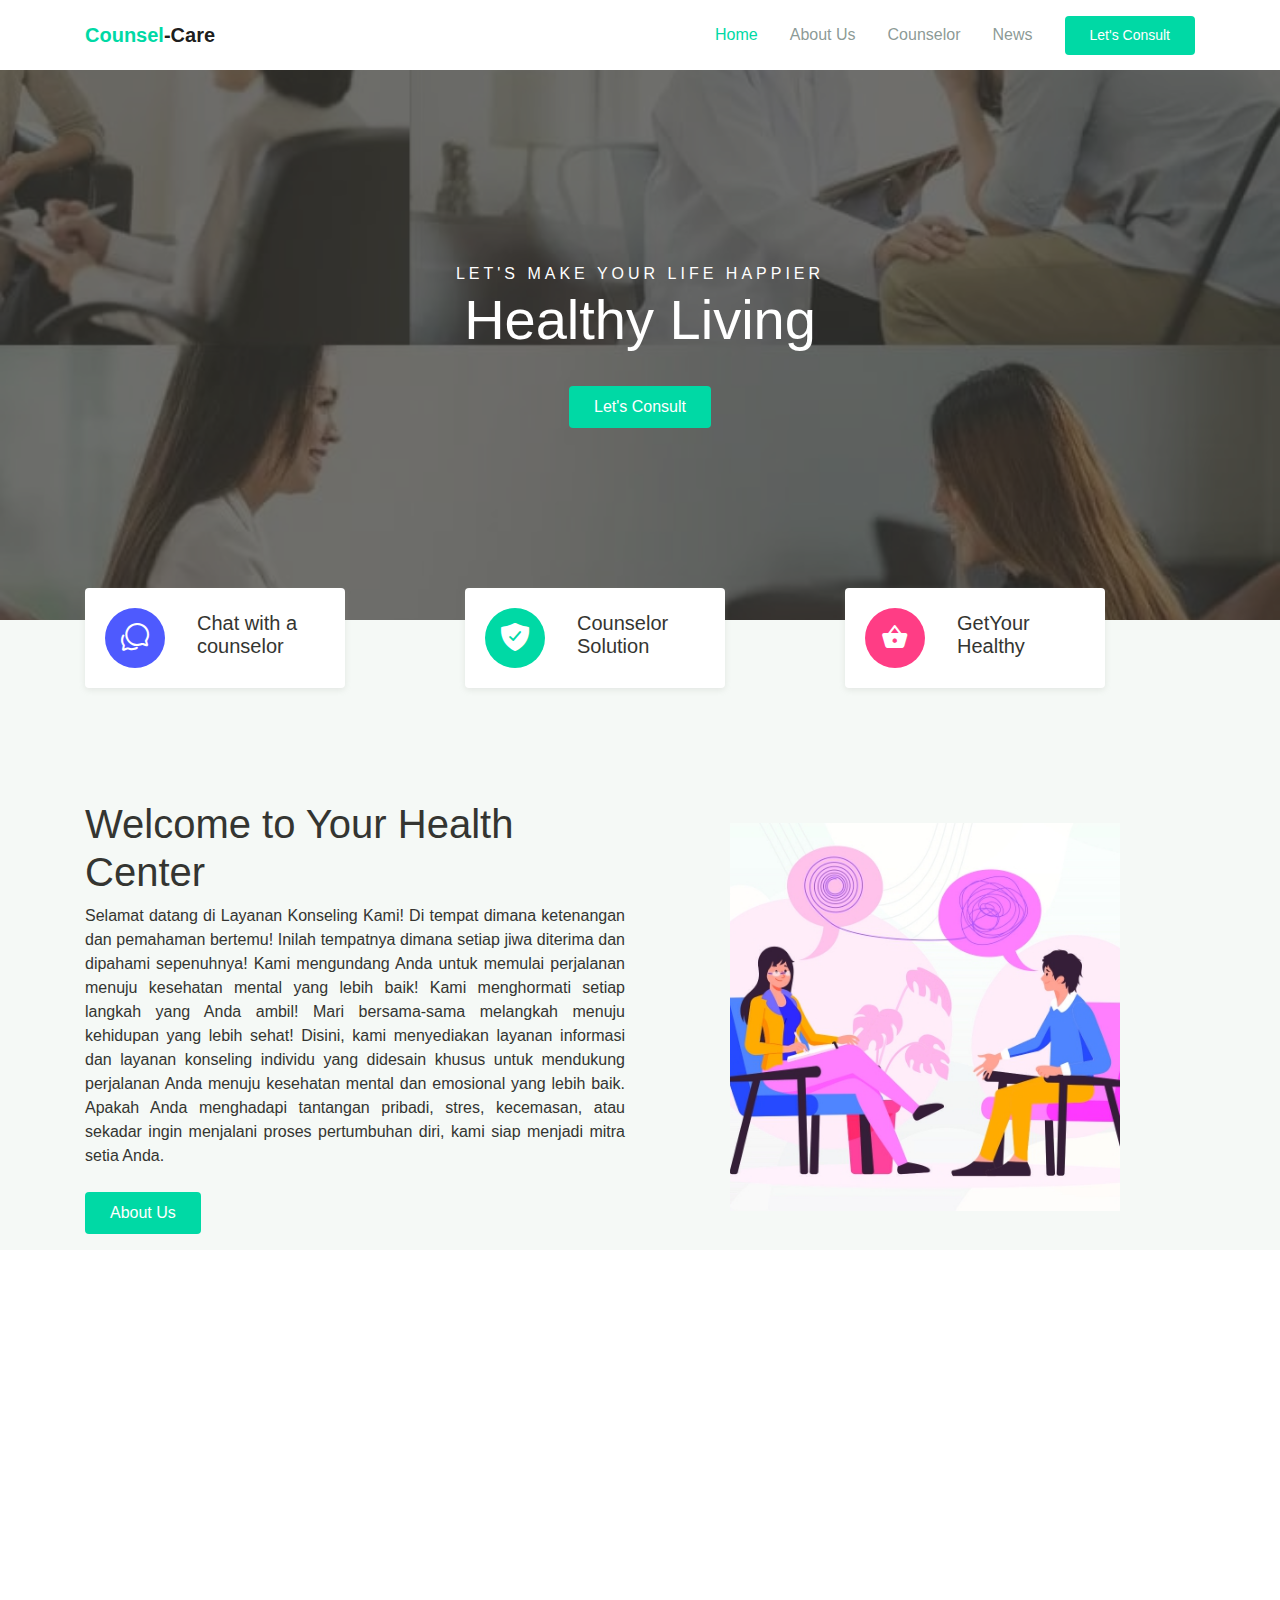
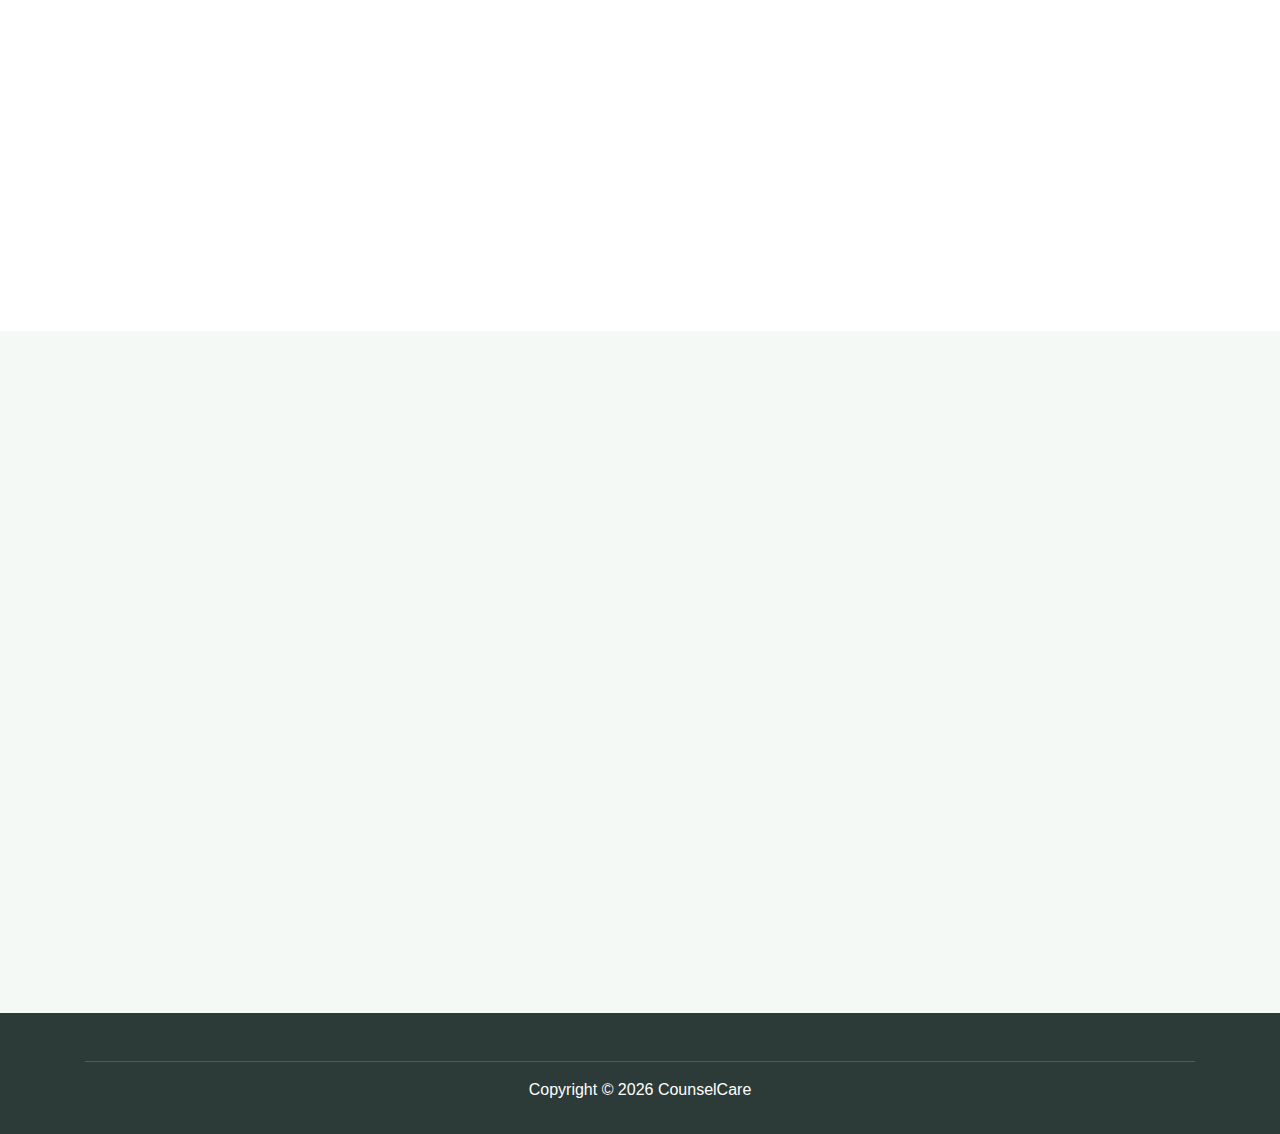
<file: index.html>
<!DOCTYPE html>
<html lang="en">
<head>
  <meta charset="UTF-8">
  <meta name="viewport" content="width=device-width, initial-scale=1.0">

  <meta http-equiv="X-UA-Compatible" content="ie=edge">

  <title>CounselCare</title>

  <link rel="stylesheet" href="assets/css/maicons.css">

  <link rel="stylesheet" href="assets/css/bootstrap.css">

  <link rel="stylesheet" href="assets/vendor/owl-carousel/css/owl.carousel.css">

  <link rel="stylesheet" href="assets/vendor/animate/animate.css">

  <link rel="stylesheet" href="assets/css/theme.css">

  <link rel="stylesheet" href="assets/css/style.css">
</head>
<body>

  <!-- Back to top button -->
  <div class="back-to-top"></div>

  <header>
    <nav class="navbar navbar-expand-lg navbar-light shadow-sm">
      <div class="container">
        <a class="navbar-brand" href="index.html"><span class="text-primary">Counsel</span>-Care</a>

        <button class="navbar-toggler" type="button" data-toggle="collapse" data-target="#navbarSupport" aria-controls="navbarSupport" aria-expanded="false" aria-label="Toggle navigation">
          <span class="navbar-toggler-icon"></span>
        </button>

        <div class="collapse navbar-collapse" id="navbarSupport">
          <ul class="navbar-nav ml-auto">
            <li class="nav-item active">
              <a class="nav-link" href="index.html">Home</a>
            </li>
            <li class="nav-item">
              <a class="nav-link" href="about.html">About Us</a>
            </li>
            <li class="nav-item">
              <a class="nav-link" href="doctors.html">Counselor</a>
            </li>
            <li class="nav-item">
              <a class="nav-link" href="blog.html">News</a>
            </li>
            <!-- <li class="nav-item">
              <a class="nav-link" href="contact.html">Contact</a>
            </li> -->
            <li class="nav-item">
              <a class="btn btn-primary ml-lg-3" href="doctors.html">Let's Consult</a>
            </li>
          </ul>
        </div> <!-- .navbar-collapse -->
      </div> <!-- .container -->
    </nav>
  </header>

  <div class="page-hero bg-image overlay-dark" style="background-image: url(assets/img/bg_image_1.jpg);">
    <div class="hero-section">
      <div class="container text-center wow zoomIn">
        <span class="subhead">Let's make your life happier</span>
        <h1 class="display-4">Healthy Living</h1>
        <a href="#" class="btn btn-primary">Let's Consult</a>
      </div>
    </div>
  </div>


  <div class="bg-light">
    <div class="page-section py-3 mt-md-n5 custom-index">
      <div class="container">
        <div class="row justify-content-center">
          <div class="col-md-4 py-3 py-md-0">
            <div class="card-service wow fadeInUp">
              <div class="circle-shape bg-secondary text-white">
                <span class="mai-chatbubbles-outline"></span>
              </div>
              <p><span>Chat</span> with a counselor</p>
            </div>
          </div>
          <div class="col-md-4 py-3 py-md-0">
            <div class="card-service wow fadeInUp">
              <div class="circle-shape bg-primary text-white">
                <span class="mai-shield-checkmark"></span>
              </div>
              <p><span>Counselor</span> Solution</p>
            </div>
          </div>
          <div class="col-md-4 py-3 py-md-0">
            <div class="card-service wow fadeInUp">
              <div class="circle-shape bg-accent text-white">
                <span class="mai-basket"></span>
              </div>
              <p><span>Get</span>Your Healthy</p>
            </div>
          </div>
        </div>
      </div>
    </div> <!-- .page-section -->

    <div class="page-section pb-0">
      <div class="container">
        <div class="row align-items-center">
          <div class="col-lg-6 py-3 wow fadeInUp">
            <h1>Welcome to Your Health <br> Center</h1>
            <p class="mb-4" style="text-align: justify;">Selamat datang di Layanan Konseling Kami! Di tempat dimana ketenangan dan pemahaman bertemu! Inilah tempatnya dimana setiap jiwa diterima 
              dan dipahami sepenuhnya! Kami mengundang Anda untuk memulai perjalanan menuju kesehatan mental yang lebih baik! Kami menghormati setiap langkah yang Anda ambil! Mari 
              bersama-sama melangkah menuju kehidupan yang lebih sehat!
              Disini, kami menyediakan layanan informasi dan layanan konseling individu  yang didesain khusus untuk mendukung perjalanan Anda menuju kesehatan mental dan emosional 
              yang lebih baik. Apakah Anda menghadapi tantangan pribadi, stres, kecemasan, atau sekadar ingin menjalani proses pertumbuhan diri, kami siap menjadi mitra setia Anda.
              </p>
            <a href="about.html" class="btn btn-primary">About Us</a>
          </div>
          <div class="col-lg-6 wow fadeInRight" data-wow-delay="400ms">
            <div class="img-place custom-img-1">
              <img style="width: 185%;" src="assets/img/IMG-20231213-WA0013.jpg" alt="">
            </div>
          </div>
        </div>
      </div>
    </div> <!-- .bg-light -->
  </div> <!-- .bg-light -->

  <div class="page-section">
    <div class="container">
      <h1 class="text-center mb-5 wow fadeInUp">Our Counselor</h1>

      <div class="owl-carousel wow fadeInUp" id="doctorSlideshow">
        <div class="item">
          <div class="card-doctor">
            <div class="header">
              <img src="assets/img/doctors/doctor_1.jpg" alt="">
              <div class="meta">
                <a href="https://wa.me/62895365618447"><span class="mai-logo-whatsapp"></span></a>
                <a href="mailto:septiyanisiska799@gmail.com?subject=Konsultasi"><span class="mai-logo-google-plus-g"></span></a>
              </div>
            </div>
            <div class="body">
              <p class="text-xl mb-0">Siska Tri Septia</p>
              <span class="text-sm text-grey"></span>
            </div>
          </div>
        </div>
        <div class="item">
          <div class="card-doctor">
            <div class="header">
              <img src="assets/img/doctors/doctor_3.jpg" alt="">
              <div class="meta">
                <a href="https://wa.me/6283897342416"><span class="mai-logo-whatsapp"></span></a>
                <a href="mailto:mailaaddyien@gmail.com?subject=Konsultasi"><span class="mai-logo-google-plus-g"></span></a>
              </div>
            </div>
            <div class="body">
              <p class="text-xl mb-0">Maila Azzahra</p>
              <span class="text-sm text-grey"></span>
            </div>
          </div>
        </div>
        <div class="item">
          <div class="card-doctor">
            <div class="header">
              <img src="assets/img/doctors/doctor_1.jpg" alt="">
              <div class="meta">
                <a href="https://wa.me/62895611731302"><span class="mai-logo-whatsapp"></span></a>
                <a href="mailto:nidaaliyaturrafikah@gmail.com?subject=Konsultasi"><span class="mai-logo-google-plus-g"></span></a>
              </div>
            </div>
            <div class="body">
              <p class="text-xl mb-0">Nida Aliyatur Rafiqah</p>
              <span class="text-sm text-grey"></span>
            </div>
          </div>
        </div>
        <div class="item">
          <div class="card-doctor">
            <div class="header">
              <img src="assets/img/doctors/doctor_3.jpg" alt="">
              <div class="meta">
                <a href="https://wa.me/6287748268566"><span class="mai-logo-whatsapp"></span></a>
                <a href="mailto:sitiheuning76@gmail.com?subject=Konsultasi"><span class="mai-logo-google-plus-g"></span></a>
              </div>
            </div>
            <div class="body">
              <p class="text-xl mb-0">Siti Heuning</p>
              <span class="text-sm text-grey"></span>
            </div>
          </div>
        </div>
        <div class="item">
          <div class="card-doctor">
            <div class="header">
              <img src="assets/img/doctors/doctor_2.jpg" alt="">
              <div class="meta">
                <a href="https://wa.me/6281385828989"><span class="mai-logo-whatsapp"></span></a>
                <a href="mailto:bagasbi030304@gmail.com?subject=Konsultasi"><span class="mai-logo-google-plus-g"></span></a>
              </div>
            </div>
            <div class="body">
              <p class="text-xl mb-0">Muhammad Bagas</p>
              <span class="text-sm text-grey"></span>
            </div>
          </div>
        </div>
      </div>
    </div>
  </div>

  <div class="page-section bg-light">
    <div class="container">
      <h1 class="text-center wow fadeInUp">Latest News</h1>
      <div class="row mt-3">
        <div class="col-lg-4 py-2 wow zoomIn">
          <div class="card-blog">
            <div class="header">
              <div class="post-category">
                <a href="#">Covid19</a>
              </div>
              <a href="blog-details.html" class="post-thumb">
                <img style="height: 100%;" src="assets/img/blog/blog_1.jpg" alt="">
              </a>
            </div>
            <div class="body">
              <h5 class="post-title"><a href="blog-details.html">Apa itu Bullying?</a></h5>
              <div class="site-info">
                <div class="avatar mr-2">
                  <div class="avatar-img">
                    <img src="assets/img/person/person_2.jpg" alt="">
                  </div>
                  <span style="text-transform: capitalize;">nida a. rafikah</span>
                </div>
                <!-- <span class="mai-time"></span> 1 week ago -->
              </div>
            </div>
          </div>
        </div>
        <div class="col-lg-4 py-2 wow zoomIn">
          <div class="card-blog">
            <div class="header">
              <div class="post-category">
                <a href="#">Covid19</a>
              </div>
              <a href="blog-details.html" class="post-thumb">
                <img style="height: 100%;" src="assets/img/blog/blog_2.jpg" alt="">
              </a>
            </div>
            <div class="body">
              <h5 class="post-title"><a href="blog-details.html">Apa itu Sexual Violence?</a></h5>
              <div class="site-info">
                <div class="avatar mr-2">
                  <div class="avatar-img">
                    <img src="assets/img/person/person_1.jpg" alt="">
                  </div>
                  <span>Bagas</span>
                </div>
                <!-- <span class="mai-time"></span> 4 weeks ago -->
              </div>
            </div>
          </div>
        </div>
        <div class="col-lg-4 py-2 wow zoomIn">
          <div class="card-blog">
            <div class="header">
              <div class="post-category">
                <a href="#">Covid19</a>
              </div>
              <a href="blog-details.html" class="post-thumb">
                <img style="height: 100%;" src="assets/img/blog/blog_3.jpg" alt="">
              </a>
            </div>
            <div class="body">
              <h5 class="post-title"><a href="blog-details.html">Apa sih Pelecehan Seksual ?</a></h5>
              <div class="site-info">
                <div class="avatar mr-2">
                  <div class="avatar-img">
                    <img src="assets/img/person/person_2.jpg" alt="">
                  </div>
                  <span>Maila Azzahra</span>
                </div>
                <!-- <span class="mai-time"></span> 2 months ago -->
              </div>
            </div>
          </div>
        </div>

        <div class="col-12 text-center mt-4 wow zoomIn">
          <a href="blog.html" class="btn btn-primary">Read More</a>
        </div>

      </div>
    </div>
  </div> <!-- .page-section -->

  <footer class="page-footer">
    <div class="container foot">
      <hr>
      <p class="text-center">Copyright &copy; <span id="copyright-year"></span> CounselCare</p>
    </div>
  </footer> <!-- .page-footer -->

  <script src="../assets/js/jquery-3.5.1.min.js"></script>

  <script src="../assets/js/bootstrap.bundle.min.js"></script>
  
  <script src="../assets/vendor/owl-carousel/js/owl.carousel.min.js"></script>
  
  <script src="../assets/vendor/wow/wow.min.js"></script>
  
  <script src="../assets/js/theme.js"></script>

  <script src="../assets/js/style.js"></script>
  
</body>
</html>
</file>
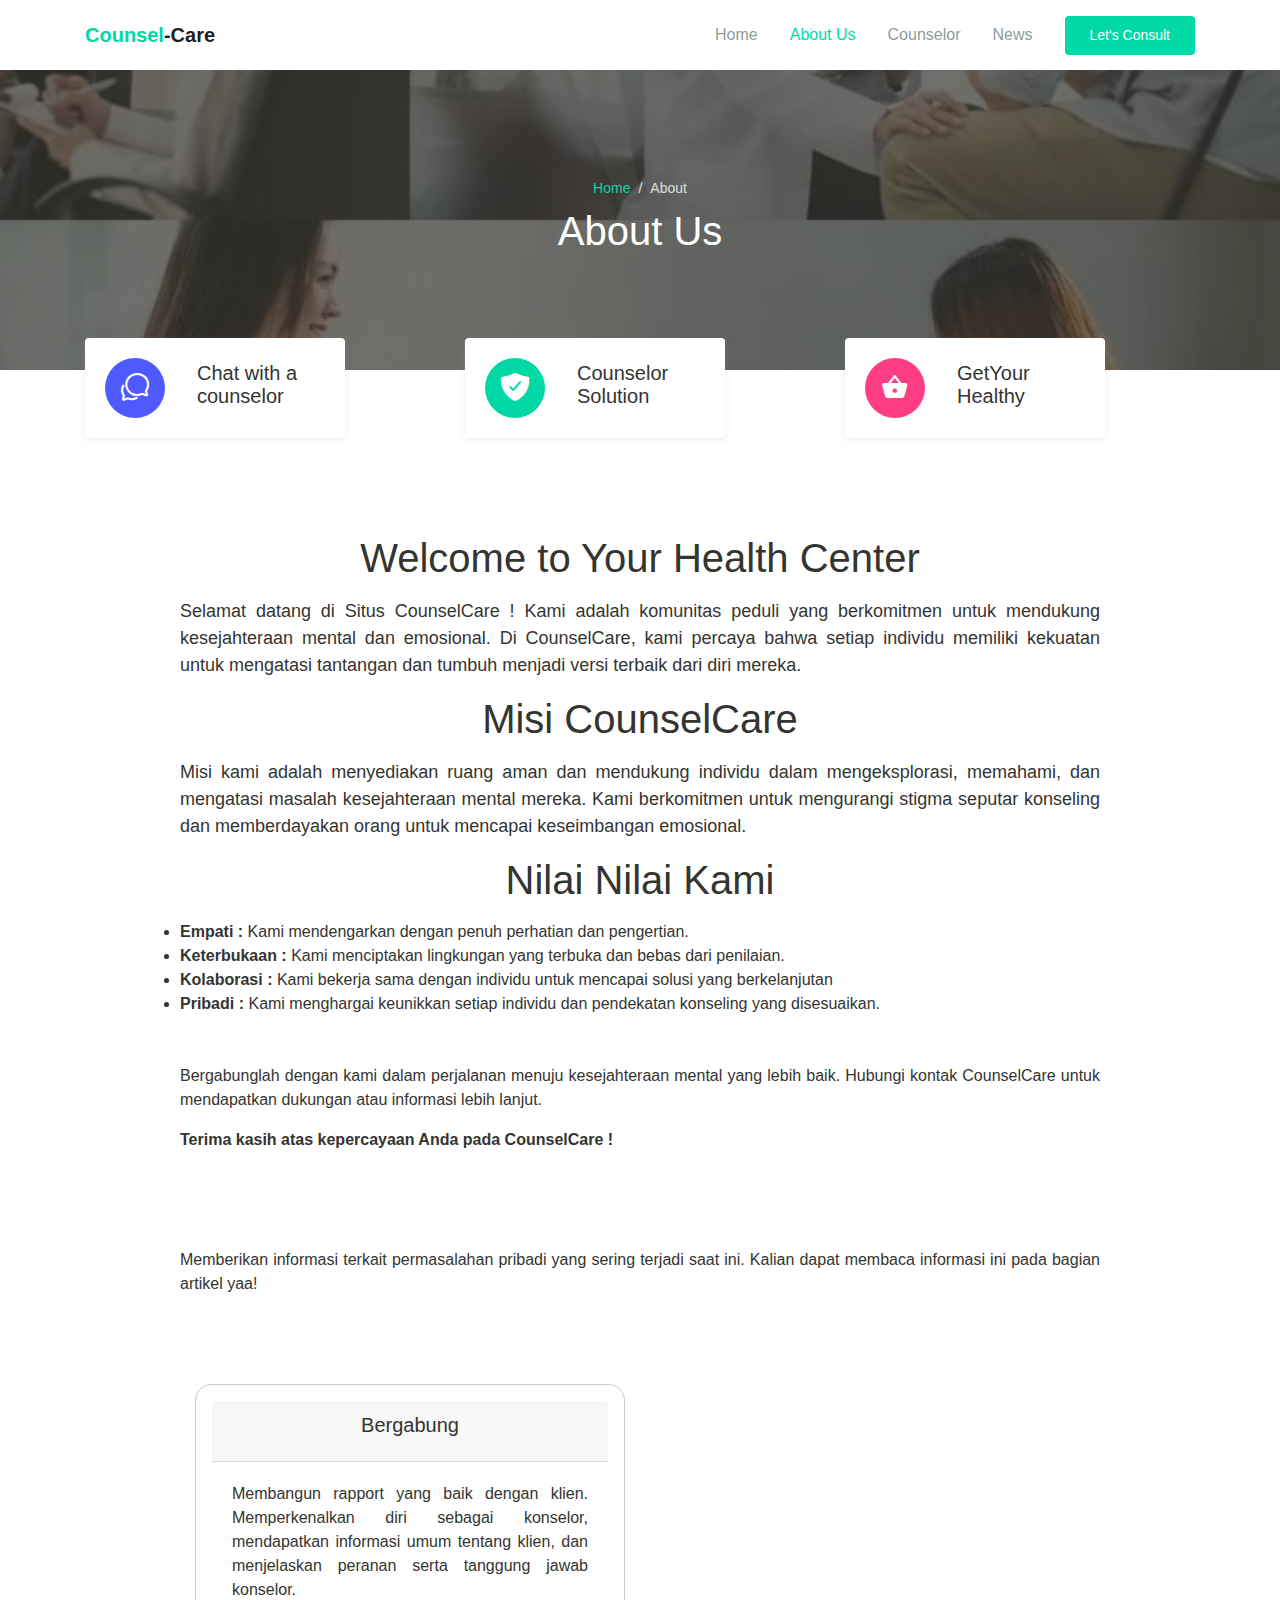
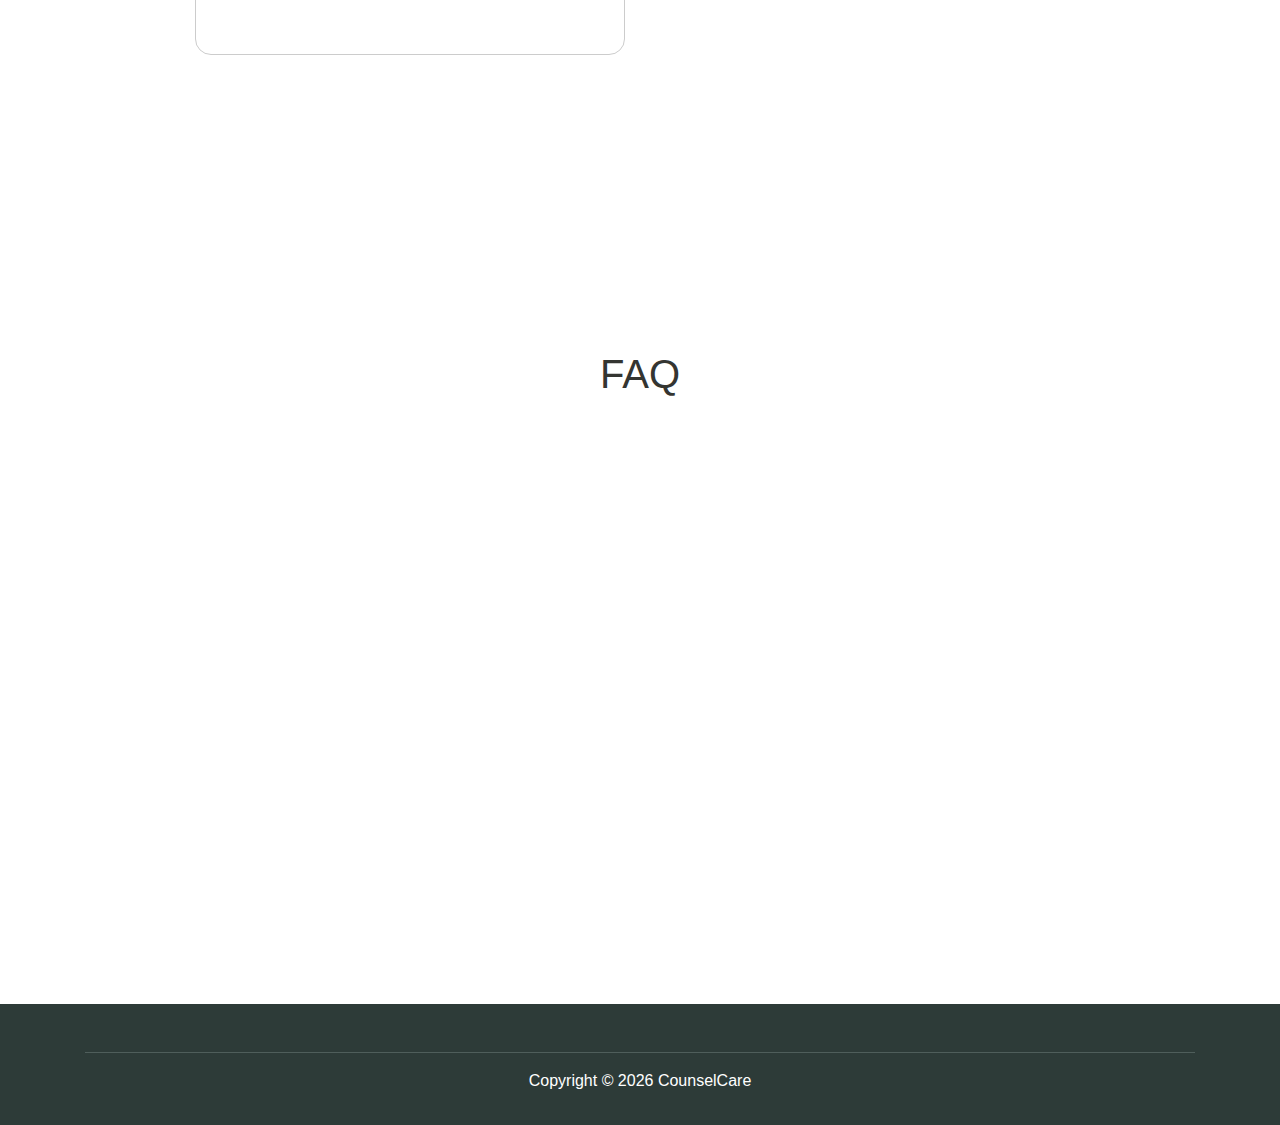
<file: about.html>
<!DOCTYPE html>
<html lang="en">
<head>
  <meta charset="UTF-8">
  <meta name="viewport" content="width=device-width, initial-scale=1.0">

  <meta http-equiv="X-UA-Compatible" content="ie=edge">

  <title>CounselCare</title>

  <link rel="stylesheet" href="assets/css/maicons.css">

  <link rel="stylesheet" href="assets/css/bootstrap.css">

  <link rel="stylesheet" href="assets/vendor/owl-carousel/css/owl.carousel.css">

  <link rel="stylesheet" href="assets/vendor/animate/animate.css">

  <link rel="stylesheet" href="assets/css/theme.css">

  <link rel="stylesheet" href="assets/css/style.css">
</head>
<body>

  <!-- Back to top button -->
  <div class="back-to-top"></div>

  <header>

    <nav class="navbar navbar-expand-lg navbar-light shadow-sm">
      <div class="container">
        <a class="navbar-brand" href="about.html"><span class="text-primary">Counsel</span>-Care</a>

        <button class="navbar-toggler" type="button" data-toggle="collapse" data-target="#navbarSupport" aria-controls="navbarSupport" aria-expanded="false" aria-label="Toggle navigation">
          <span class="navbar-toggler-icon"></span>
        </button>

        <div class="collapse navbar-collapse" id="navbarSupport">
          <ul class="navbar-nav ml-auto">
            <li class="nav-item">
              <a class="nav-link" href="index.html">Home</a>
            </li>
            <li class="nav-item active">
              <a class="nav-link" href="about.html">About Us</a>
            </li>
            <li class="nav-item">
              <a class="nav-link" href="doctors.html">Counselor</a>
            </li>
            <li class="nav-item">
              <a class="nav-link" href="blog.html">News</a>
            </li>
            <!-- <li class="nav-item">
              <a class="nav-link" href="contact.html">Contact</a>
            </li> -->
            <li class="nav-item">
              <a class="btn btn-primary ml-lg-3" href="doctors.html">Let's Consult</a>
            </li>
          </ul>
        </div> <!-- .navbar-collapse -->
      </div> <!-- .container -->
    </nav>
  </header>

  <div class="page-banner overlay-dark bg-image" style="background-image: url(assets/img/bg_image_1.jpg);">
    <div class="banner-section">
      <div class="container text-center wow fadeInUp">
        <nav aria-label="Breadcrumb">
          <ol class="breadcrumb breadcrumb-dark bg-transparent justify-content-center py-0 mb-2">
            <li class="breadcrumb-item"><a href="index.html">Home</a></li>
            <li class="breadcrumb-item active" aria-current="page">About</li>
          </ol>
        </nav>
        <h1 class="font-weight-normal">About Us</h1>
      </div> <!-- .container -->
    </div> <!-- .banner-section -->
  </div> <!-- .page-banner -->

  <div class="page-section py-3 mt-md-n5 custom-index">
    <div class="container">
      <div class="row justify-content-center">
        <div class="col-md-4 py-3 py-md-0">
          <div class="card-service wow fadeInUp">
            <div class="circle-shape bg-secondary text-white">
              <span class="mai-chatbubbles-outline"></span>
            </div>
            <p><span>Chat</span> with a counselor</p>
          </div>
        </div>
        <div class="col-md-4 py-3 py-md-0">
          <div class="card-service wow fadeInUp">
            <div class="circle-shape bg-primary text-white">
              <span class="mai-shield-checkmark"></span>
            </div>
            <p><span>Counselor</span> Solution</p>
          </div>
        </div>
        <div class="col-md-4 py-3 py-md-0">
          <div class="card-service wow fadeInUp">
            <div class="circle-shape bg-accent text-white">
              <span class="mai-basket"></span>
            </div>
            <p><span>Get</span>Your Healthy</p>
          </div>
        </div>
      </div>
    </div>
  </div> <!-- .page-section -->

  <div class="page-section">
    <div class="container">
      <div class="row justify-content-center">
        <div class="col-lg-10 wow fadeInUp">
          <h1 class="text-center mb-3">Welcome to Your Health Center</h1>
          <div class="text-lg" style="text-align: justify;">
            <p>Selamat datang di Situs CounselCare !
              Kami adalah komunitas peduli yang berkomitmen untuk mendukung kesejahteraan mental dan emosional. Di CounselCare, kami percaya bahwa setiap individu memiliki kekuatan untuk mengatasi tantangan dan tumbuh menjadi versi terbaik dari diri mereka.
              </p>
          </div>
          <h1 class="text-center mb-3">Misi CounselCare</h1>
          <div class="text-lg" style="text-align: justify;">
            <p>Misi kami adalah menyediakan ruang aman dan mendukung individu dalam mengeksplorasi, memahami, dan mengatasi masalah kesejahteraan mental mereka. Kami berkomitmen untuk mengurangi stigma seputar konseling dan memberdayakan orang untuk mencapai keseimbangan emosional.</p>
          </div>
          <h1 class="text-center mb-3">Nilai Nilai Kami</h1>
          <div class="text-md" style="text-align: justify;">
            <li><b>Empati :</b> Kami mendengarkan dengan penuh perhatian dan pengertian.</li>
            <li><b>Keterbukaan :</b> Kami menciptakan lingkungan yang terbuka dan bebas dari penilaian.</li>
            <li><b>Kolaborasi :</b> Kami bekerja sama dengan individu untuk mencapai solusi yang berkelanjutan</li>
            <li><b>Pribadi :</b> Kami menghargai keunikkan setiap individu dan pendekatan konseling yang disesuaikan.</li>
          </div>
          <br>
          <br>
          <p style="text-align: justify;">Bergabunglah dengan kami dalam perjalanan menuju kesejahteraan mental yang lebih baik. Hubungi kontak CounselCare untuk mendapatkan dukungan atau informasi lebih lanjut.</p>
          <p><b>Terima kasih atas kepercayaan Anda pada CounselCare !</b></p>
        </div>
        <div class="col-lg-10 mt-3">
          <div class="mb-3">  
            <h1 class="text-center mb-3 wow fadeInUp">Layanan Informasi</h1>
            <p style="text-align: justify;">Memberikan informasi terkait permasalahan pribadi yang sering terjadi saat ini. Kalian dapat membaca informasi ini pada bagian artikel yaa!</p>
          </div>
            <h1 class="text-center mb-3 wow fadeInUp">Layanan Konseling Individu</h1>
            <div class="container">
              <div class="row">
                <div class="col-lg-6">
                  <div class="card mt-2">
                    <div class="card-header">
                      <h5 class="card-title text-center">Bergabung</h5>
                    </div>
                    <div class="card-body">
                      <p style="text-align: justify;">Membangun rapport yang baik dengan klien. Memperkenalkan diri sebagai konselor, mendapatkan informasi umum tentang klien, dan menjelaskan peranan serta tanggung jawab konselor.</p>
                    </div>
                  </div>
                </div>
                <div class="col-lg-6 wow fadeInRight">
                  <div class="card mt-2">
                    <div class="card-header">
                      <h5 class="card-title text-center">Eksplorasi</h5>
                    </div>
                    <div class="card-body">
                      <p style="text-align: justify;">Konselor membantu klien mengidentifikasi masalah dan solusi yang memungkinkan. Melibatkan mendengarkan secara aktif, memberikan dukungan, dan membantu klien mengekspresikan perasaannya.</p>
                    </div>
                  </div>
                </div>
              </div>
              <div class="row">
                <div class="col-lg-6 wow fadeInRight">
                  <div class="card mt-2">
                    <div class="card-header">
                      <h5 class="card-title text-center">Sharing Solusi yang Memungkinkan</h5>
                    </div>
                    <div class="card-body">
                      <p style="text-align: justify;">Konselor akan berbagi berbagai solusi potensial untuk masalah yang dihadapi klien dan membahas kelebihan serta kekurangan dari masing-masing opsi.</p>
                    </div>
                  </div>
                </div>
                <div class="col-lg-6 wow fadeInUp">
                  <div class="card mt-2">
                    <div class="card-header">
                      <h5 class="card-title text-center">Melanjutkan atau Mengakhiri</h5>
                    </div>
                    <div class="card-body">
                      <p style="text-align: justify;">Menentukan apakah konseling akan dilanjutkan untuk mengeksplorasi masalah lain atau mengakhiri sesi jika tujuan konseling telah tercapai.</p>
                    </div>
                  </div>
                </div>
              </div>
            </div>
            <h1 class="text-center mb-3 mt-2 fadeInUp">FAQ</h1>
            <section>
              <ul class="faq-list">
                <li class="faq-item wow fadeInUp">
                  
                    <h5>Apa saja yang boleh saya ceritakan dengan konselor?</h5>
                  
                  <div class="faq-content">
                    <p>Sebenarnya, Anda boleh menceritakan <strong>segala sesuatu</strong> yang menjadi permasalahan Anda dengan konselor kami. Tidak ada batasan untuk Anda jika ingin bercerita sampai ke hal yang paling personal sekalipun. Jangan merasa malu yaa! Kami merasa sangat senang bisa menjadi pendengar dan membantu permasalahan Anda.</p>
                  </div>
                </li>
                <li class="faq-item wow fadeInUp">
                  
                    <h5>Apakah saya boleh memilih konselor sendiri?</h5>
                  
                  <div class="faq-content">
                    <p>Tentu saja, Anda boleh memilih konselor yang Anda inginkan melalui bagian kontak kami. Pada bagian tersebut, Anda bisa melihat wajah konselor pilihan Anda serta kontak mereka.</p>
                  </div>
                </li>
                <li class="faq-item wow fadeInUp">
                  
                    <h5>Apakah privasi saya akan terjamin?</h5>
                  
                  <div class="faq-content ">
                    <p style="text-align: justify;">Pasti! Privasi Anda adalah prioritas kami. Jangan takut yaa sebab kami akan <strong>100% menjaga kerahasiaan identitas Anda</strong> selama sesi konseling 
                      berlangsung. Seluruh konselor kami sangat menjaga kode etik kerahasiaan yang telah dipelajari.</p>
                  </div>
                </li>

                <li class="faq-item wow fadeInUp">
                  
                  <h5>Mengapa perlu melakukan konseling?</h5>
                
                <div class="faq-content">
                  <p style="text-align: justify;">Pertanyaan yang bagus! Adanya konseling tentu saja akan lebih membantu dirimu dalam menghadapi permasalahan. Insting yang dimiliki oleh konselor dalam 
                    menyelesaikan permasalahan, menggali akar masalah, dan pemberian tips & trik yang sudah mereka pelajari tidak akan dapat tergantikan dengan hanya membaca 
                    informasi melalui internet. Kamu juga akan merasa lebih lega dan tenang setelah bercerita dengan seseorang yang lebih profesional.</p>
                </div>
              </li>

              <li class="faq-item wow fadeInUp">
                  
                <h5>Jika saya merasa durasinya kurang, apakah saya boleh meminta untuk tetap dilanjut atau harus mengatur sesi di lain hari?</h5>
              
              <div class="faq-content">
                <p style="text-align: justify;">Terkait hal ini, kamu bisa membicarakan langsung bersama konselor yang telah kamu pilih di tengah sesi konseling berlangsung. Jika sudah sama-sama sepakat, 
                  selamat melanjutkan sesi konselingmu!</p>
              </div>
            </li>

            <li class="faq-item wow fadeInUp">
                  
              <h5>Apakah saya boleh melakukan konsultasi melalui video call?</h5>
            
            <div class="faq-content">
              <p style="text-align: justify;">Kami sendiri sangat mempersilakan hal ini. Namun ada baiknya kamu sampaikan terlebih dahulu kepada konselor agar sebelum konseling berlangsung mereka dapat 
                mempersiapkan peralatan untuk video call.</p>
            </div>
          </li>
              </ul>
            </section>
        </div>
      </div>
    </div>
  </div>

  <footer class="page-footer">
    <div class="container foot">
      <hr>
      <p class="text-center">Copyright &copy; <span id="copyright-year"></span> CounselCare</p>
    </div>
  </footer> <!-- .page-footer -->

  <script src="../assets/js/jquery-3.5.1.min.js"></script>

  <script src="../assets/js/bootstrap.bundle.min.js"></script>
  
  <script src="../assets/vendor/owl-carousel/js/owl.carousel.min.js"></script>
  
  <script src="../assets/vendor/wow/wow.min.js"></script>
  
  <script src="../assets/js/theme.js"></script>

  <script src="../assets/js/style.js"></script>
  
</body>
</html>
</file>
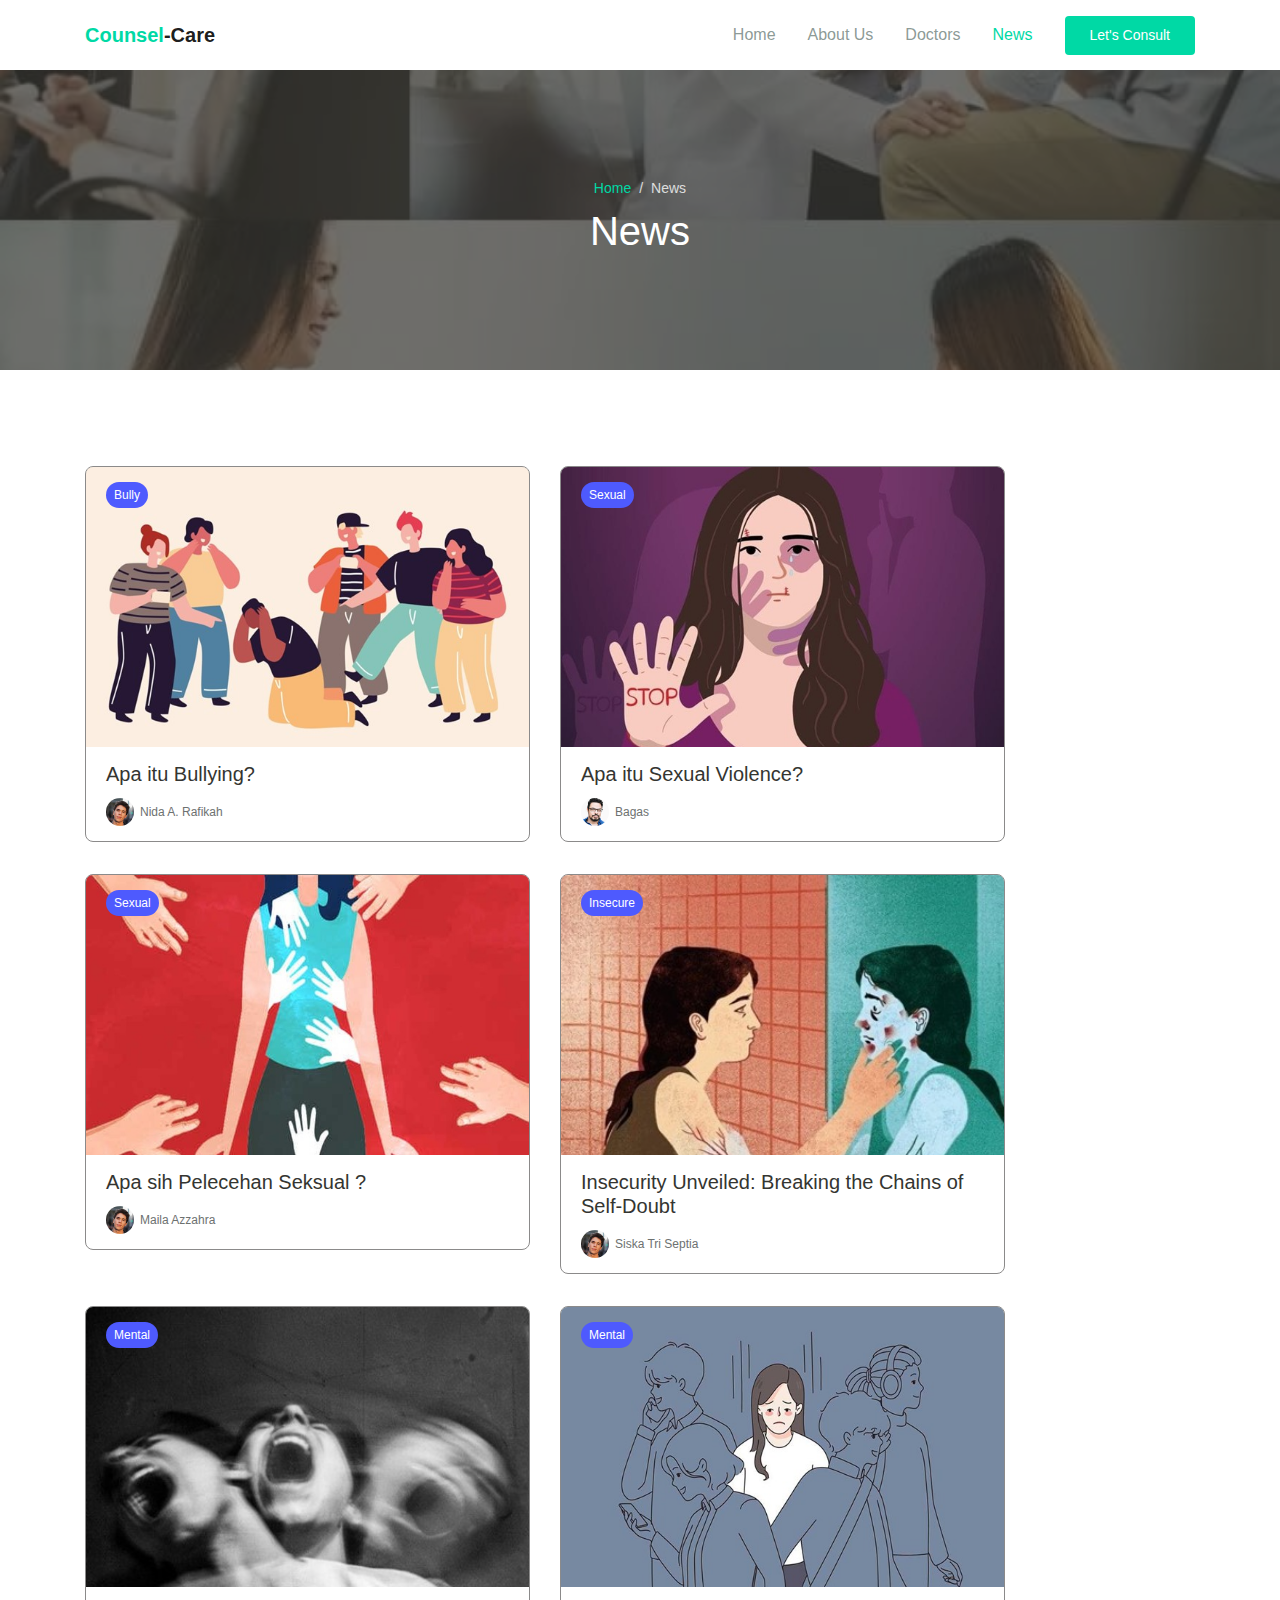
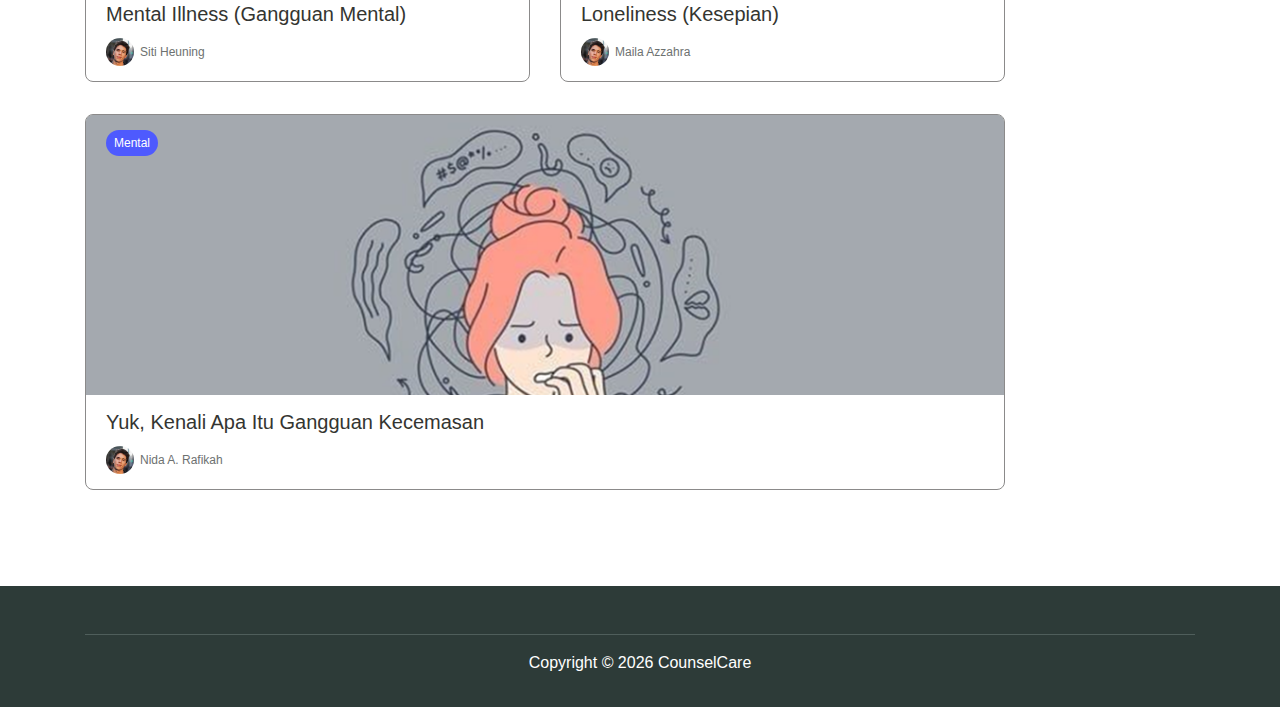
<file: blog.html>
<!DOCTYPE html>
<html lang="en">
<head>
  <meta charset="UTF-8">
  <meta name="viewport" content="width=device-width, initial-scale=1.0">

  <meta http-equiv="X-UA-Compatible" content="ie=edge">

  <title>CounselCare</title>

  <link rel="stylesheet" href="assets/css/maicons.css">

  <link rel="stylesheet" href="assets/css/bootstrap.css">

  <link rel="stylesheet" href="assets/vendor/owl-carousel/css/owl.carousel.css">

  <link rel="stylesheet" href="assets/vendor/animate/animate.css">

  <link rel="stylesheet" href="assets/css/theme.css">

  <link rel="stylesheet" href="assets/css/style.css">
</head>
<body>

  <!-- Back to top button -->
  <div class="back-to-top"></div>

  <header>

    <nav class="navbar navbar-expand-lg navbar-light shadow-sm">
      <div class="container">
        <a class="navbar-brand" href="blog.html"><span class="text-primary">Counsel</span>-Care</a>

        <button class="navbar-toggler" type="button" data-toggle="collapse" data-target="#navbarSupport" aria-controls="navbarSupport" aria-expanded="false" aria-label="Toggle navigation">
          <span class="navbar-toggler-icon"></span>
        </button>

        <div class="collapse navbar-collapse" id="navbarSupport">
          <ul class="navbar-nav ml-auto">
            <li class="nav-item">
              <a class="nav-link" href="index.html">Home</a>
            </li>
            <li class="nav-item">
              <a class="nav-link" href="about.html">About Us</a>
            </li>
            <li class="nav-item">
              <a class="nav-link" href="doctors.html">Doctors</a>
            </li>
            <li class="nav-item active">
              <a class="nav-link" href="blog.html">News</a>
            </li>
            <!-- <li class="nav-item">
              <a class="nav-link" href="contact.html">Contact</a>
            </li> -->
            <li class="nav-item">
              <a class="btn btn-primary ml-lg-3" href="doctors.html">Let's Consult</a>
            </li>
          </ul>
        </div> <!-- .navbar-collapse -->
      </div> <!-- .container -->
    </nav>
  </header>

  <div class="page-banner overlay-dark bg-image" style="background-image: url(assets/img/bg_image_1.jpg);">
    <div class="banner-section">
      <div class="container text-center wow fadeInUp">
        <nav aria-label="Breadcrumb">
          <ol class="breadcrumb breadcrumb-dark bg-transparent justify-content-center py-0 mb-2">
            <li class="breadcrumb-item"><a href="index.html">Home</a></li>
            <li class="breadcrumb-item active" aria-current="page">News</li>
          </ol>
        </nav>
        <h1 class="font-weight-normal">News</h1>
      </div> <!-- .container -->
    </div> <!-- .banner-section -->
  </div> <!-- .page-banner -->

  <div class="page-section">
    <div class="container">
      <div class="row">
        <div class="col-lg-10">
          <div class="row">
            <div class="col-lg-6 py-3">
              <div class="card-blog">
                <div class="header">
                  <div class="post-category">
                    <a href="#">Bully</a>
                  </div>
                  <a href="blog_details/blog-details_1.html" class="post-thumb">
                    <img src="assets/img/blog/blog_1.jpg" alt="pict_blog-1">
                  </a>
                </div>
                <div class="body">
                  <h5 class="post-title"><a href="blog_details/blog-details_1.html">Apa itu Bullying?</a></h5>
                  <div class="site-info">
                    <div class="avatar mr-2">
                      <div class="avatar-img">
                        <img src="assets/img/person/person_2.jpg" alt="nidaaliyaturrafikah">
                      </div>
                      <span style="text-transform: capitalize;">nida a. rafikah</span>
                    </div>
                    <!-- <span class="mai-time"></span> 1 week ago -->
                  </div>
                </div>
              </div>
            </div>

            <div class="col-sm-6 py-3">
              <div class="card-blog">
                <div class="header">
                  <div class="post-category">
                    <a href="#">Sexual</a>
                  </div>
                  <a href="blog_details/blog-details_2.html" class="post-thumb">
                    <img src="assets/img/blog/blog_2.jpg" alt="pict_blog-2">
                  </a>
                </div>
                <div class="body">
                  <h5 class="post-title"><a href="blog_details/blog-details_2.html">Apa itu Sexual Violence?</a></h5>
                  <div class="site-info">
                    <div class="avatar mr-2">
                      <div class="avatar-img">
                        <img src="assets/img/person/person_4.jpg" alt="">
                      </div>
                      <span>Bagas</span>
                    </div>
                    <!-- <span class="mai-time"></span> 2 weeks ago -->
                  </div>
                </div>
              </div>
            </div>

            <div class="col-sm-6 py-3">
              <div class="card-blog">
                <div class="header">
                  <div class="post-category">
                    <a href="#">Sexual</a>
                  </div>
                  <a href="blog_details/blog-details_3.html" class="post-thumb">
                    <img src="assets/img/blog/blog_3.jpg" alt="pict_blog-3">
                  </a>
                </div>
                <div class="body">
                  <h5 class="post-title"><a href="blog_details/blog-details_3.html">Apa sih Pelecehan Seksual ?</a></h5>
                  <div class="site-info">
                    <div class="avatar mr-2">
                      <div class="avatar-img">
                        <img src="assets/img/person/person_2.jpg" alt="">
                      </div>
                      <span>Maila Azzahra</span>
                    </div>
                    <!-- <span class="mai-time"></span> 4 weeks ago -->
                  </div>
                </div>
              </div>
            </div>
            <div class="col-sm-6 py-3">
              <div class="card-blog">
                <div class="header">
                  <div class="post-category">
                    <a href="#">Insecure</a>
                  </div>
                  <a href="blog_details/blog-details_4.html" class="post-thumb">
                    <img src="assets/img/blog/blog_4.jpg" alt="pict_blog-4">
                  </a>
                </div>
                <div class="body">
                  <h5 class="post-title"><a href="blog_details/blog-details_4.html">Insecurity Unveiled: Breaking the Chains of Self-Doubt</a></h5>
                  <div class="site-info">
                    <div class="avatar mr-2">
                      <div class="avatar-img">
                        <img src="assets/img/person/person_2.jpg" alt="">
                      </div>
                      <span>Siska Tri Septia</span>
                    </div>
                    <!-- <span class="mai-time"></span> 4 weeks ago -->
                  </div>
                </div>
              </div>
            </div>
            <div class="col-sm-6 py-3">
              <div class="card-blog">
                <div class="header">
                  <div class="post-category">
                    <a href="#">Mental</a>
                  </div>
                  <a href="blog_details/blog-details_5.html" class="post-thumb">
                    <img src="assets/img/blog/blog_5.jpg" alt="">
                  </a>
                </div>
                <div class="body">
                  <h5 class="post-title"><a href="blog_details/blog-details_5.html">Mental Illness (Gangguan Mental)</a></h5>
                  <div class="site-info">
                    <div class="avatar mr-2">
                      <div class="avatar-img">
                        <img src="assets/img/person/person_2.jpg" alt="pict_blog-5">
                      </div>
                      <span>Siti Heuning</span>
                    </div>
                    <!-- <span class="mai-time"></span> 4 weeks ago -->
                  </div>
                </div>
              </div>
            </div>
            <div class="col-sm-6 py-3">
              <div class="card-blog">
                <div class="header">
                  <div class="post-category">
                    <a href="#">Mental</a>
                  </div>
                  <a href="blog_details/blog-details_6.html" class="post-thumb">
                    <img src="assets/img/blog/blog_6.jpg" alt="pict_blog-6">
                  </a>
                </div>
                <div class="body">
                  <h5 class="post-title"><a href="blog_details/blog-details_6.html">Loneliness (Kesepian)</a></h5>
                  <div class="site-info">
                    <div class="avatar mr-2">
                      <div class="avatar-img">
                        <img src="assets/img/person/person_2.jpg" alt="">
                      </div>
                      <span>Maila Azzahra</span>
                    </div>
                    <!-- <span class="mai-time"></span> 1 month ago -->
                  </div>
                </div>
              </div>
            </div>
            <div class="col-sm-12 py-3">
              <div class="card-blog">
                <div class="header">
                  <div class="post-category">
                    <a href="#">Mental</a>
                  </div>
                  <a href="blog_details/blog-details_7.html" class="post-thumb">
                    <img src="assets/img/blog/blog_7.png" alt="Pict_blog_7">
                  </a>
                </div>
                <div class="body">
                  <h5 class="post-title"><a href="blog_details/blog-details_7.html">Yuk, Kenali Apa Itu Gangguan Kecemasan</a></h5>
                  <div class="site-info">
                    <div class="avatar mr-2">
                      <div class="avatar-img">
                        <img src="assets/img/person/person_2.jpg" alt="">
                      </div>
                      <span style="text-transform: capitalize;">nida A. rafikah</span>
                    </div>
                    <!-- <span class="mai-time"></span> 2 months ago -->
                  </div>
                </div>
              </div>
            </div>
            
            <!-- <div class="col-sm-6 py-3">
              <div class="card-blog">
                <div class="header">
                  <div class="post-category">
                    <a href="#">Covid19</a>
                  </div>
                  <a href="blog-details" class="post-thumb">
                    <img src="assets/img/blog/blog_2.jpg" alt="">
                  </a>
                </div>
                <div class="body">
                  <h5 class="post-title"><a href="blog-details.html">COVID-19 live updates: Total number of cases passes 11.6 million</a></h5>
                  <div class="site-info">
                    <div class="avatar mr-2">
                      <div class="avatar-img">
                        <img src="assets/img/person/person_2.jpg" alt="">
                      </div>
                      <span>Diego Simmons</span>
                    </div>
                    <span class="mai-time"></span> 4 weeks ago
                  </div>
                </div>
              </div>
            </div> -->

            <!-- <div class="col-12 my-5">
              <nav aria-label="Page Navigation">
                <ul class="pagination justify-content-center">
                  <li class="page-item disabled">
                    <a class="page-link" href="#" tabindex="-1" aria-disabled="true">Previous</a>
                  </li>
                  <li class="page-item active" aria-current="page">
                    <a class="page-link" href="#">1 <span class="sr-only">(current)</span></a>
                  </li>
                  <li class="page-item">
                    <a class="page-link" href="#">2</a>
                  </li>
                  <li class="page-item"><a class="page-link" href="#">3</a></li>
                  <li class="page-item">
                    <a class="page-link" href="#">Next</a>
                  </li>
                </ul>
              </nav>
            </div> -->
          </div> <!-- .row -->
        </div>
        <!-- <div class="col-lg-4">
          <div class="sidebar">
            <div class="sidebar-block">
              <h3 class="sidebar-title">Search</h3>
              <form action="#" class="search-form">
                <div class="form-group">
                  <input type="text" class="form-control" placeholder="Type a keyword and hit enter">
                  <button type="submit" class="btn"><span class="icon mai-search"></span></button>
                </div>
              </form>
            </div>
            <div class="sidebar-block">
              <h3 class="sidebar-title">Categories</h3>
              <ul class="categories">
                <li><a href="#">Food <span>12</span></a></li>
                <li><a href="#">Dish <span>22</span></a></li>
                <li><a href="#">Desserts <span>37</span></a></li>
                <li><a href="#">Drinks <span>42</span></a></li>
                <li><a href="#">Ocassion <span>14</span></a></li>
              </ul>
            </div>

            <div class="sidebar-block">
              <h3 class="sidebar-title">Recent Blog</h3>
              <div class="blog-item">
                <a class="post-thumb" href="">
                  <img src="assets/img/blog/blog_1.jpg" alt="">
                </a>
                <div class="content">
                  <h5 class="post-title"><a href="#">Even the all-powerful Pointing has no control</a></h5>
                  <div class="meta">
                    <a href="#"><span class="mai-calendar"></span> July 12, 2018</a>
                    <a href="#"><span class="mai-person"></span> Admin</a>
                    <a href="#"><span class="mai-chatbubbles"></span> 19</a>
                  </div>
                </div>
              </div>
              <div class="blog-item">
                <a class="post-thumb" href="">
                  <img src="assets/img/blog/blog_2.jpg" alt="">
                </a>
                <div class="content">
                  <h5 class="post-title"><a href="#">Even the all-powerful Pointing has no control</a></h5>
                  <div class="meta">
                    <a href="#"><span class="mai-calendar"></span> July 12, 2018</a>
                    <a href="#"><span class="mai-person"></span> Admin</a>
                    <a href="#"><span class="mai-chatbubbles"></span> 19</a>
                  </div>
                </div>
              </div>
              <div class="blog-item">
                <a class="post-thumb" href="">
                  <img src="assets/img/blog/blog_3.jpg" alt="">
                </a>
                <div class="content">
                  <h5 class="post-title"><a href="#">Even the all-powerful Pointing has no control</a></h5>
                  <div class="meta">
                    <a href="#"><span class="mai-calendar"></span> July 12, 2018</a>
                    <a href="#"><span class="mai-person"></span> Admin</a>
                    <a href="#"><span class="mai-chatbubbles"></span> 19</a>
                  </div>
                </div>
              </div>
            </div>

            <div class="sidebar-block">
              <h3 class="sidebar-title">Tag Cloud</h3>
              <div class="tagcloud">
                <a href="#" class="tag-cloud-link">dish</a>
                <a href="#" class="tag-cloud-link">menu</a>
                <a href="#" class="tag-cloud-link">food</a>
                <a href="#" class="tag-cloud-link">sweet</a>
                <a href="#" class="tag-cloud-link">tasty</a>
                <a href="#" class="tag-cloud-link">delicious</a>
                <a href="#" class="tag-cloud-link">desserts</a>
                <a href="#" class="tag-cloud-link">drinks</a>
              </div>
            </div>

            <div class="sidebar-block">
              <h3 class="sidebar-title">Paragraph</h3>
              <p>Lorem ipsum dolor sit amet, consectetur adipisicing elit. Ducimus itaque, autem necessitatibus voluptate quod mollitia delectus aut, sunt placeat nam vero culpa sapiente consectetur similique, inventore eos fugit cupiditate numquam!</p>
            </div>
          </div>
        </div>  -->
      </div> <!-- .row -->
    </div> <!-- .container -->
  </div> <!-- .page-section -->

  <footer class="page-footer">
    <div class="container foot">
      <hr>
      <p class="text-center">Copyright &copy; <span id="copyright-year"></span> CounselCare</p>
    </div>
  </footer> <!-- .page-footer -->

  <script src="../assets/js/jquery-3.5.1.min.js"></script>

  <script src="../assets/js/bootstrap.bundle.min.js"></script>
  
  <script src="../assets/vendor/owl-carousel/js/owl.carousel.min.js"></script>
  
  <script src="../assets/vendor/wow/wow.min.js"></script>
  
  <script src="../assets/js/theme.js"></script>

  <script src="../assets/js/style.js"></script>
  
</body>
</html>
</file>
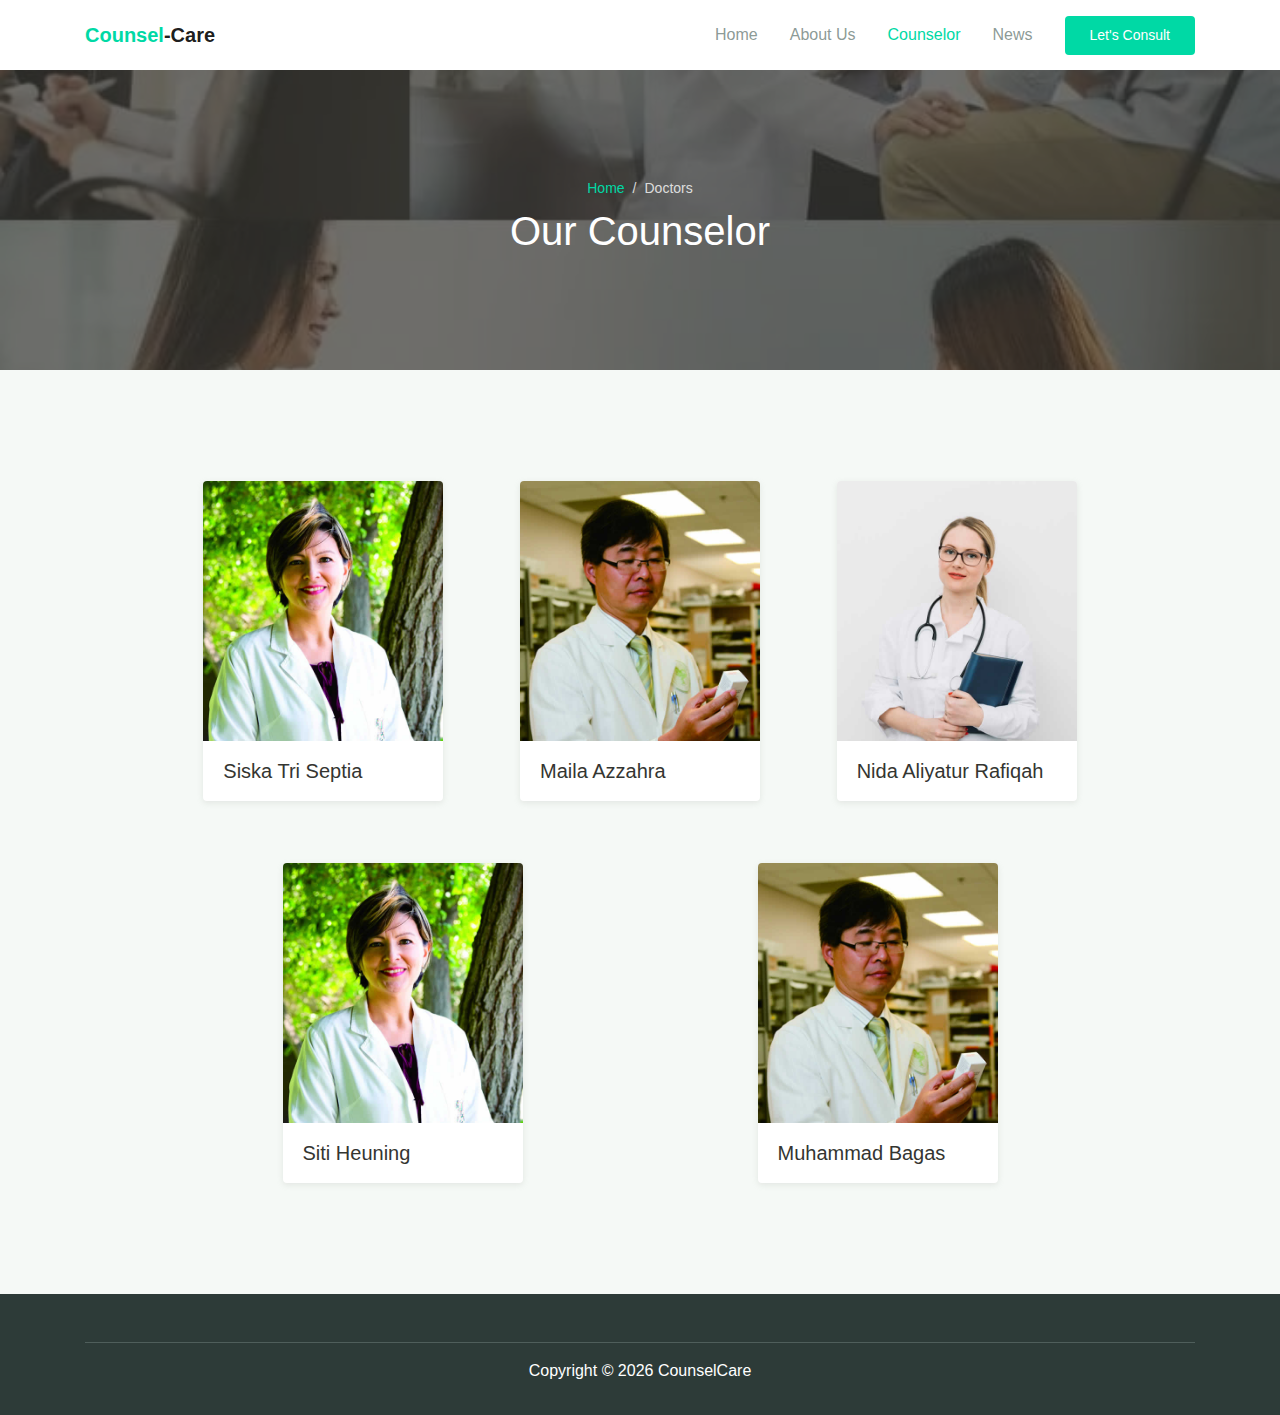
<file: doctors.html>
<!DOCTYPE html>
<html lang="en">
<head>
  <meta charset="UTF-8">
  <meta name="viewport" content="width=device-width, initial-scale=1.0">

  <meta http-equiv="X-UA-Compatible" content="ie=edge">

  <title>CounselCare</title>

  <link rel="stylesheet" href="assets/css/maicons.css">

  <link rel="stylesheet" href="assets/css/bootstrap.css">

  <link rel="stylesheet" href="assets/vendor/owl-carousel/css/owl.carousel.css">

  <link rel="stylesheet" href="assets/vendor/animate/animate.css">

  <link rel="stylesheet" href="assets/css/theme.css">

  <link rel="stylesheet" href="assets/css/style.css">
</head>
<body>

  <!-- Back to top button -->
  <div class="back-to-top"></div>

  <header>
    
    <nav class="navbar navbar-expand-lg navbar-light shadow-sm">
      <div class="container">
        <a class="navbar-brand" href="doctors.html"><span class="text-primary">Counsel</span>-Care</a>

        <button class="navbar-toggler" type="button" data-toggle="collapse" data-target="#navbarSupport" aria-controls="navbarSupport" aria-expanded="false" aria-label="Toggle navigation">
          <span class="navbar-toggler-icon"></span>
        </button>

        <div class="collapse navbar-collapse" id="navbarSupport">
          <ul class="navbar-nav ml-auto">
            <li class="nav-item">
              <a class="nav-link" href="index.html">Home</a>
            </li>
            <li class="nav-item">
              <a class="nav-link" href="about.html">About Us</a>
            </li>
            <li class="nav-item active">
              <a class="nav-link" href="doctors.html">Counselor</a>
            </li>
            <li class="nav-item">
              <a class="nav-link" href="blog.html">News</a>
            </li>
            <!-- <li class="nav-item">
              <a class="nav-link" href="contact.html">Contact</a>
            </li> -->
            <li class="nav-item">
              <a class="btn btn-primary ml-lg-3" href="doctors.html">Let's Consult</a>
            </li>
          </ul>
        </div> <!-- .navbar-collapse -->
      </div> <!-- .container -->
    </nav>
  </header>

  <div class="page-banner overlay-dark bg-image" style="background-image: url(assets/img/bg_image_1.jpg);">
    <div class="banner-section">
      <div class="container text-center wow fadeInUp">
        <nav aria-label="Breadcrumb">
          <ol class="breadcrumb breadcrumb-dark bg-transparent justify-content-center py-0 mb-2">
            <li class="breadcrumb-item"><a href="index.html">Home</a></li>
            <li class="breadcrumb-item active" aria-current="page">Doctors</li>
          </ol>
        </nav>
        <h1 class="font-weight-normal">Our Counselor</h1>
      </div> <!-- .container -->
    </div> <!-- .banner-section -->
  </div> <!-- .page-banner -->

  <div class="page-section bg-light">
    <div class="container">
      <div class="row justify-content-center">
        <div class="col-lg-10">

          <div class="row">
            
            <div class="col-md-6 col-lg-4 py-3 wow zoomIn">
              <div class="card-doctor">
                <div class="header">
                  <img src="assets/img/doctors/doctor_1.jpg" alt="">
                  <div class="meta">
                    <a href="https://wa.me/62895365618447"><span class="mai-logo-whatsapp"></span></a>
                <a href="mailto:septiyanisiska799@gmail.com?subject=Konsultasi"><span class="mai-logo-google-plus-g"></span></a>
                  </div>
                </div>
                <div class="body">
                  <p class="text-xl mb-0">Siska Tri Septia</p>
                  <span class="text-sm text-grey"></span>
                </div>
              </div>
            </div>
    
            <div class="col-md-6 col-lg-4 py-3 wow zoomIn">
              <div class="card-doctor">
                <div class="header">
                  <img src="assets/img/doctors/doctor_2.jpg" alt="">
                  <div class="meta">
                    <a href="https://wa.me/6283897342416"><span class="mai-logo-whatsapp"></span></a>
                <a href="mailto:mailaaddyien@gmail.com?subject=Konsultasi"><span class="mai-logo-google-plus-g"></span></a>
                  </div>
                </div>
                <div class="body">
                  <p class="text-xl mb-0">Maila Azzahra</p>
              <span class="text-sm text-grey"></span>
                </div>
              </div>
            </div>
    
            <div class="col-md-6 col-lg-4 py-3 wow zoomIn">
              <div class="card-doctor">
                <div class="header">
                  <img src="assets/img/doctors/doctor_3.jpg" alt="">
                  <div class="meta">
                    <a href="https://wa.me/62895611731302"><span class="mai-logo-whatsapp"></span></a>
                <a href="mailto:nidaaliyaturrafikah@gmail.com?subject=Konsultasi"><span class="mai-logo-google-plus-g"></span></a>
                  </div>
                </div>
                <div class="body">
                  <p class="text-xl mb-0">Nida Aliyatur Rafiqah</p>
              <span class="text-sm text-grey"></span>
                </div>
              </div>
            </div>
    
            <div class="col-md-6 col-lg-6 py-3 wow zoomIn">
              <div class="card-doctor">
                <div class="header">
                  <img src="assets/img/doctors/doctor_1.jpg" alt="">
                  <div class="meta">
                    <a href="https://wa.me/6287748268566"><span class="mai-logo-whatsapp"></span></a>
                <a href="mailto:sitiheuning76@gmail.com?subject=Konsultasi"><span class="mai-logo-google-plus-g"></span></a>
                  </div>
                </div>
                <div class="body">
                  <p class="text-xl mb-0">Siti Heuning</p>
              <span class="text-sm text-grey"></span>
                </div>
              </div>
            </div>
    
            <div class="col-md-6 col-lg-6 py-3 wow zoomIn">
              <div class="card-doctor">
                <div class="header">
                  <img src="assets/img/doctors/doctor_2.jpg" alt="">
                  <div class="meta">
                    <a href="https://wa.me/6281385828989"><span class="mai-logo-whatsapp"></span></a>
                <a href="mailto:bagasbi030304@gmail.com?subject=Konsultasi"><span class="mai-logo-google-plus-g"></span></a>
                  </div>
                </div>
                <div class="body">
                  <p class="text-xl mb-0">Muhammad Bagas</p>
              <span class="text-sm text-grey"></span>
                </div>
              </div>
            </div>

          </div>

        </div>
      </div>
    </div> <!-- .container -->
  </div> <!-- .page-section -->
  

  <footer class="page-footer">
    <div class="container foot">
      <hr>
      <p class="text-center">Copyright &copy; <span id="copyright-year"></span> CounselCare</p>
    </div>
  </footer> <!-- .page-footer -->

  <script src="../assets/js/jquery-3.5.1.min.js"></script>

  <script src="../assets/js/bootstrap.bundle.min.js"></script>
  
  <script src="../assets/vendor/owl-carousel/js/owl.carousel.min.js"></script>
  
  <script src="../assets/vendor/wow/wow.min.js"></script>
  
  <script src="../assets/js/theme.js"></script>

  <script src="../assets/js/style.js"></script>
  
</body>
</html>
</file>
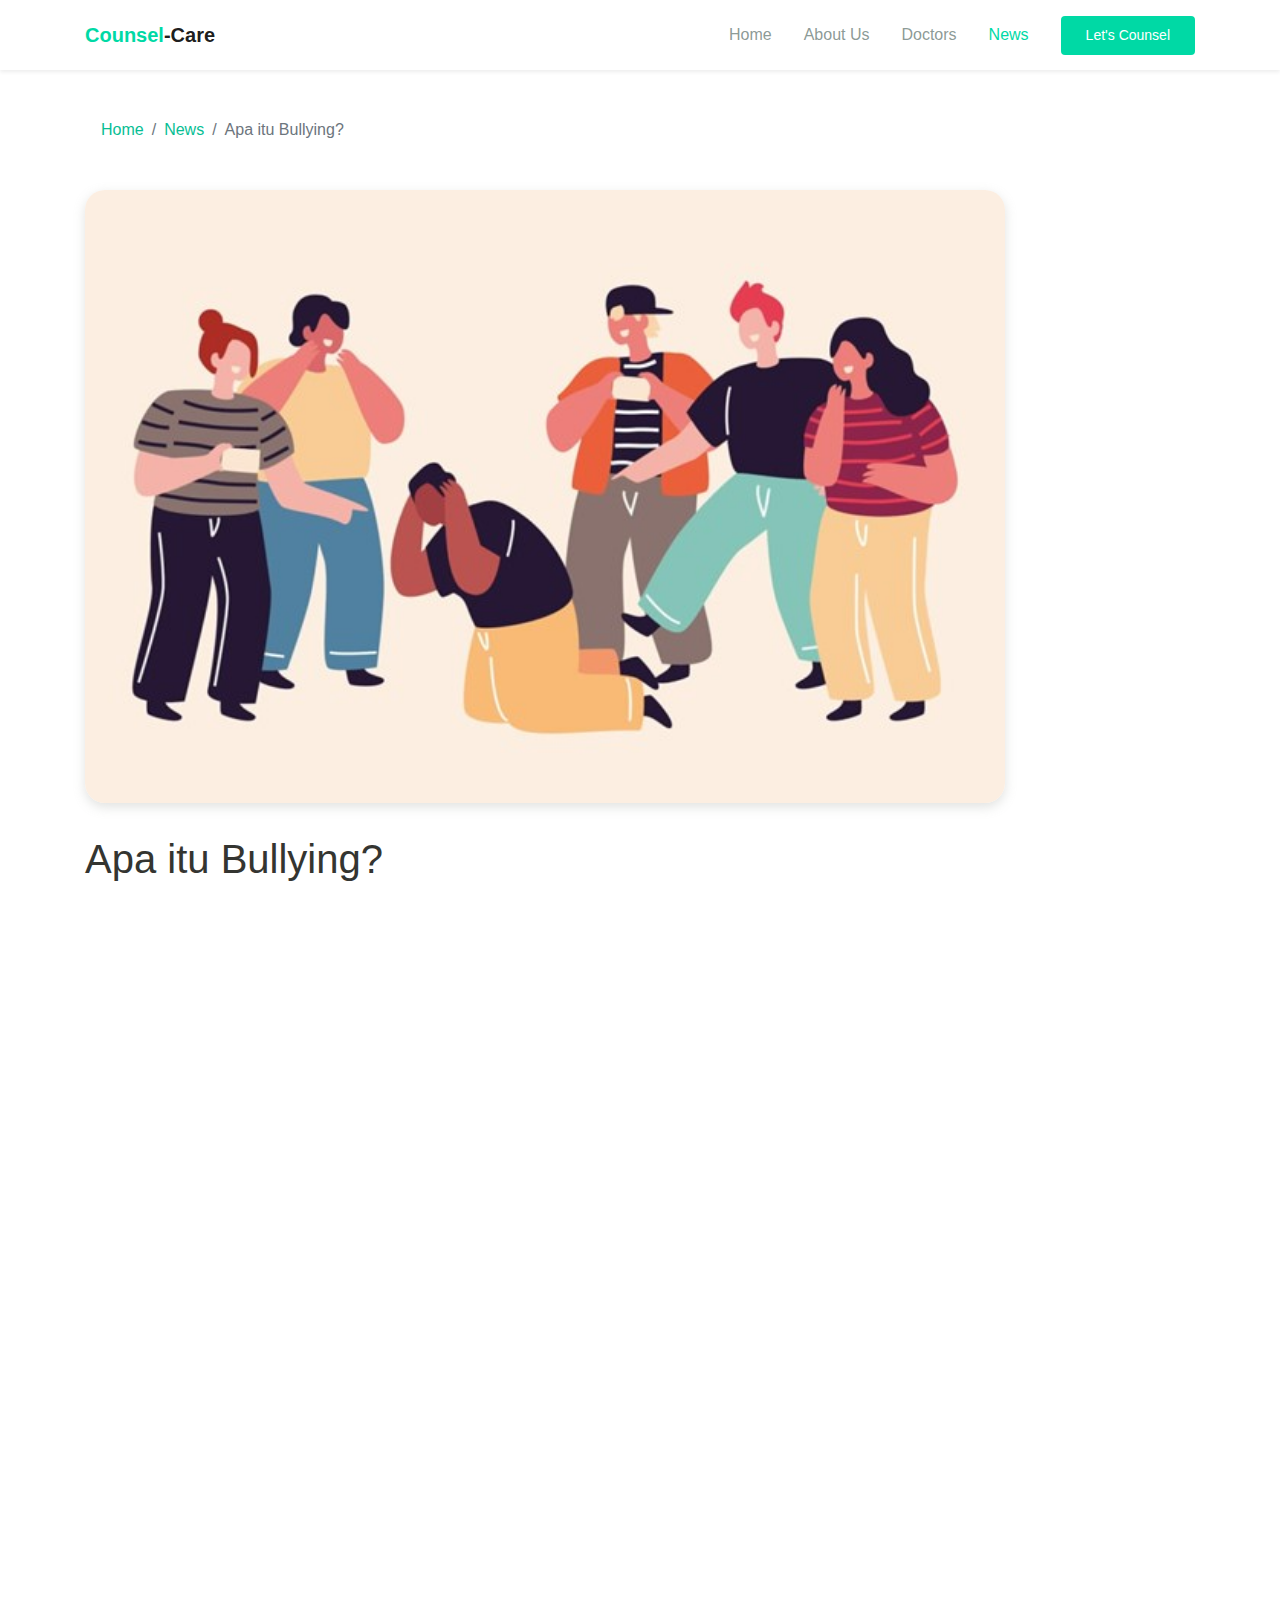
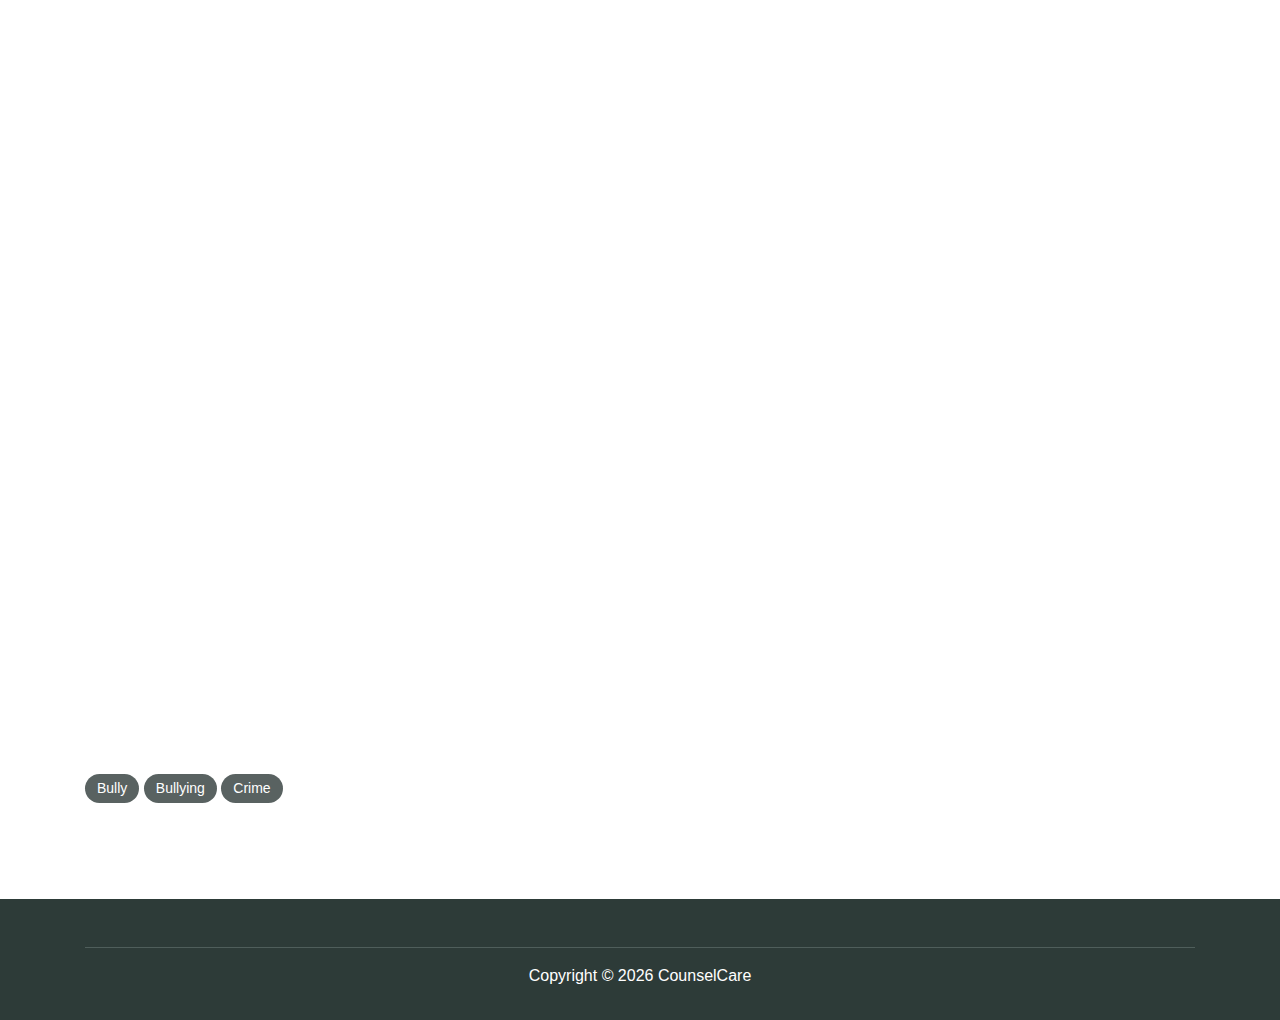
<file: blog_details/blog-details_1.html>
<!DOCTYPE html>
<html lang="en">
<head>
  <meta charset="UTF-8">
  <meta name="viewport" content="width=device-width, initial-scale=1.0">

  <meta http-equiv="X-UA-Compatible" content="ie=edge">

  <title>CounselCare</title>

  <link rel="stylesheet" href="../assets/css/maicons.css">

  <link rel="stylesheet" href="../assets/css/bootstrap.css">

  <link rel="stylesheet" href="../assets/vendor/owl-carousel/css/owl.carousel.css">

  <link rel="stylesheet" href="../assets/vendor/animate/animate.css">

  <link rel="stylesheet" href="../assets/css/theme.css">

  <link rel="stylesheet" href="../assets/css/style.css">
</head>
<body>

  <!-- Back to top button -->
  <div class="back-to-top"></div>

  <header>

    <nav class="navbar navbar-expand-lg navbar-light shadow-sm">
      <div class="container">
        <a class="navbar-brand" href="#"><span class="text-primary">Counsel</span>-Care</a>

        <button class="navbar-toggler" type="button" data-toggle="collapse" data-target="#navbarSupport" aria-controls="navbarSupport" aria-expanded="false" aria-label="Toggle navigation">
          <span class="navbar-toggler-icon"></span>
        </button>

        <div class="collapse navbar-collapse" id="navbarSupport">
          <ul class="navbar-nav ml-auto">
            <li class="nav-item">
              <a class="nav-link" href="index.html">Home</a>
            </li>
            <li class="nav-item">
              <a class="nav-link" href="about.html">About Us</a>
            </li>
            <li class="nav-item">
              <a class="nav-link" href="doctors.html">Doctors</a>
            </li>
            <li class="nav-item active">
              <a class="nav-link" href="blog.html">News</a>
            </li>
            <!-- <li class="nav-item">
              <a class="nav-link" href="contact.html">Contact</a>
            </li> -->
            <li class="nav-item">
              <a class="btn btn-primary ml-lg-3" href="../doctors.html">Let's Counsel</a>
            </li>
          </ul>
        </div> <!-- .navbar-collapse -->
      </div> <!-- .container -->
    </nav>
  </header>

  <div class="page-section pt-5">
    <div class="container">
      <div class="row">
        <div class="col-lg-8">
          <nav aria-label="Breadcrumb">
            <ol class="breadcrumb bg-transparent py-0 mb-5">
              <li class="breadcrumb-item"><a href="../index.html">Home</a></li>
              <li class="breadcrumb-item"><a href="../blog.html">News</a></li>
              <li class="breadcrumb-item active" aria-current="page">Apa itu Bullying?</li>
            </ol>
          </nav>
        </div>
      </div> <!-- .row -->

      <div class="row">
        <div class="col-lg-10">
          <article class="blog-details">
            <div class="post-thumb">
              <img class="wow fadeInUp" src="../assets/img/blog/blog_1.jpg" alt="Pict_blog_1">
            </div>
            
            <h1 class="post-title h1 wow fadeInUp">Apa itu Bullying?</h1>
            <div class="post-content col-lg-12" style="text-align: justify; color: black;">
              <p class="wow fadeInRight">Bullying adalah segala bentuk penindasan atau kekerasan yang dilakukan dengan sengaja oleh satu orang atau sekelompok orang yang lebih kuat atau berkuasa terhadap orang lain, 
                dengan tujuan untuk menyakiti dan dilakukan secara terus menerus. Menurut Kementerian Pemberdayaan Perempuan dan Perlindungan Anak, bullying dapat diidentifikasi lewat tiga 
                karakteristik yaitu disengaja (untuk menyakiti), terjadi secara berulang-ulang, dan ada perbedaan kekuasaan</p>
              <p class="wow fadeInUp">Beberapa ahli mendefinisikan bullying dengan cara mereka sendiri. Misalnya, Olweus (1997) menyatakan bahwa bullying adalah perilaku negatif yang mengakibatkan seseorang 
                dalam keadaan tidak nyaman/terluka dan biasanya terjadi berulang-ulang yang ditandai dengan adanya ketidakseimbangan kekuasaan antara pelaku dan korban. Sedangkan Coloroso 
                menekankan bahwa bullying akan selalu melibatkan adanya ketidakseimbangan kekuatan, niat untuk mencederai, ancaman agresi lebih lanjut, dan teror.</p>
              <h3 class="mt-3 wow fadeInUp" style="text-transform: capitalize;">Jenis jenis bullying</h3>
              <ul class="wow fadeInUp">
                <li>
                Kontak fisik langsung (seperti memukul atau mendorong)
              </li>
              <li>
                Kontak verbal langsung (seperti ejekan atau hinaan)
              </li>
              <li>
                Perilaku nonverbal langsung (seperti membuat isyarat mengancam)
              </li>
              <li>
                Perilaku non verbal tidak langsung (seperti menyebarkan gosip)
              </li>
              <li>
                Cyberbullying (bullying yang terjadi secara online melalui media sosial atau platform lainnya)
              </li>
              </ul>

              <h3 class="mt-3 wow fadeInUp" style="text-transform: capitalize;">cara menangani bullying</h3>
              <div class="row">
                <div class="col-lg-6">
                  <ol class="mt-3 wow fadeInRight">
                    <li>
                      <b>Deteksi Tindakan Bullying Sejak Dini</b> 
                      <p>Sebagai orang tua atau guru, penting untuk peka terhadap situasi yang dihadapi anak-anak dan remaja. Perhatikan tanda-tanda 
                        bullying dan intervensi sejak dini untuk mencegahnya berlanjut.</p>
                    </li>
                    <li>
                      <b>Tetaplah Bersikap Tenang</b> 
                      <p>Jika Anda adalah korban, cobalah untuk tetap tenang. Ambil nafas dalam-dalam dan hembuskan perlahan untuk mengendalikan emosi.</p>
                    </li>
                    <li>
                      <b>Berdiri Tegak dan Pandang Pelaku dengan Tegas</b> 
                      <p>Tunjukkan sikap percaya diri dan jangan biarkan perundung merasa mereka memiliki kekuasaan atas Anda.</p>
                    </li>
                    <li>
                      <b>Cari Bantuan</b> 
                      <p>Jangan ragu untuk mencari bantuan dari orang dewasa, guru, atau konselor jika Anda mengalami bullying. Mereka dapat membantu menghentikan perilaku perundungan.</p>
                    </li>
                    <li>
                      <b>Blok Akun Media Sosial Pembully</b> 
                      <p>Jika bullying terjadi secara online, blokir akun pelaku dan ubah pengaturan privasi Anda untuk melindungi diri dari perundungan lebih lanjut.</p>
                    </li>
                  </ol>
                </div>
                <div class="col-lg-6 wow fadeInRight">
                  <ol start="6" class="mt-3">
                    <li>
                      <b>Simpan Bukti Perundungan</b> 
                      <p>Jika memungkinkan, simpan bukti perundungan seperti pesan teks atau screenshot untuk digunakan sebagai bukti jika diperlukan.</p>
                    </li>
                    <li>
                      <b>Edukasi tentang Bullying</b> 
                      <p>Edukasi anak-anak dan remaja tentang apa itu bullying dan dampaknya. Ajarkan mereka untuk berempati dan mendukung teman yang menjadi korban bullying.</p>
                    </li>
                    <li>
                      <b>Kebijakan Anti-Bullying</b> 
                      <p>Sekolah dan lembaga pendidikan harus memiliki kebijakan anti-bullying yang jelas dan ditegakkan untuk menciptakan lingkungan yang aman bagi semua siswa.</p>                    
                    </li>
                    <li>
                      <b>Program Pencegahan</b> 
                      <p>Implementasikan program pencegahan bullying yang melibatkan siswa, guru, dan orang tua untuk membangun kesadaran dan strategi penanganan yang efektif.</p>                    
                    </li>
                  </ol>
                </div>
              </div>
              </div>
            <div class="post-tags">
              <a href="#" class="tag-link">Bully</a>
              <a href="#" class="tag-link">Bullying</a>
              <a href="#" class="tag-link">Crime</a>
            </div>
          </article> <!-- .blog-details -->
        </div>
      </div> <!-- .row -->
    </div> <!-- .container -->
  </div> <!-- .page-section -->

  <footer class="page-footer">
    <div class="container foot">
      <hr>
      <p class="text-center">Copyright &copy; <span id="copyright-year"></span> CounselCare</p>
    </div>
  </footer> <!-- .page-footer -->

  <script src="../assets/js/jquery-3.5.1.min.js"></script>

  <script src="../assets/js/bootstrap.bundle.min.js"></script>
  
  <script src="../assets/vendor/owl-carousel/js/owl.carousel.min.js"></script>
  
  <script src="../assets/vendor/wow/wow.min.js"></script>
  
  <script src="../assets/js/theme.js"></script>

  <script src="../assets/js/style.js"></script>
  
</body>
</html>
</file>
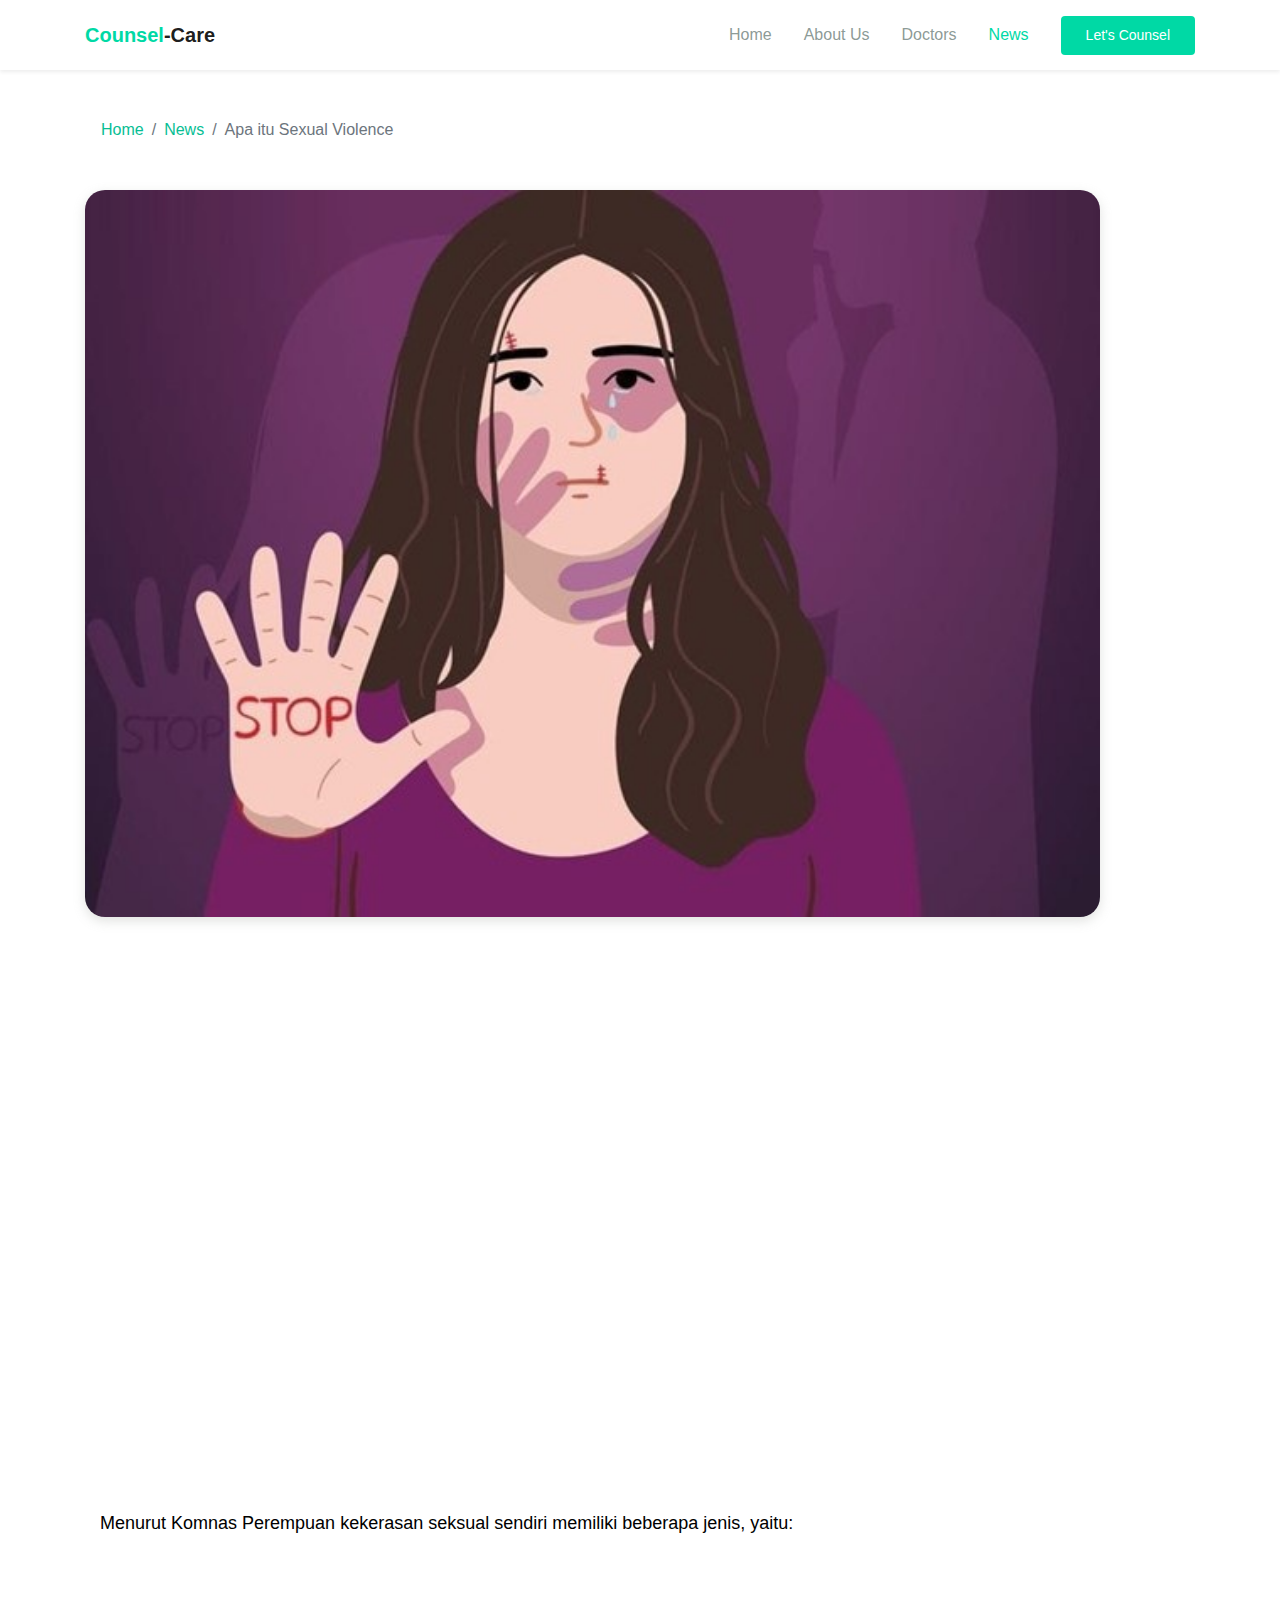
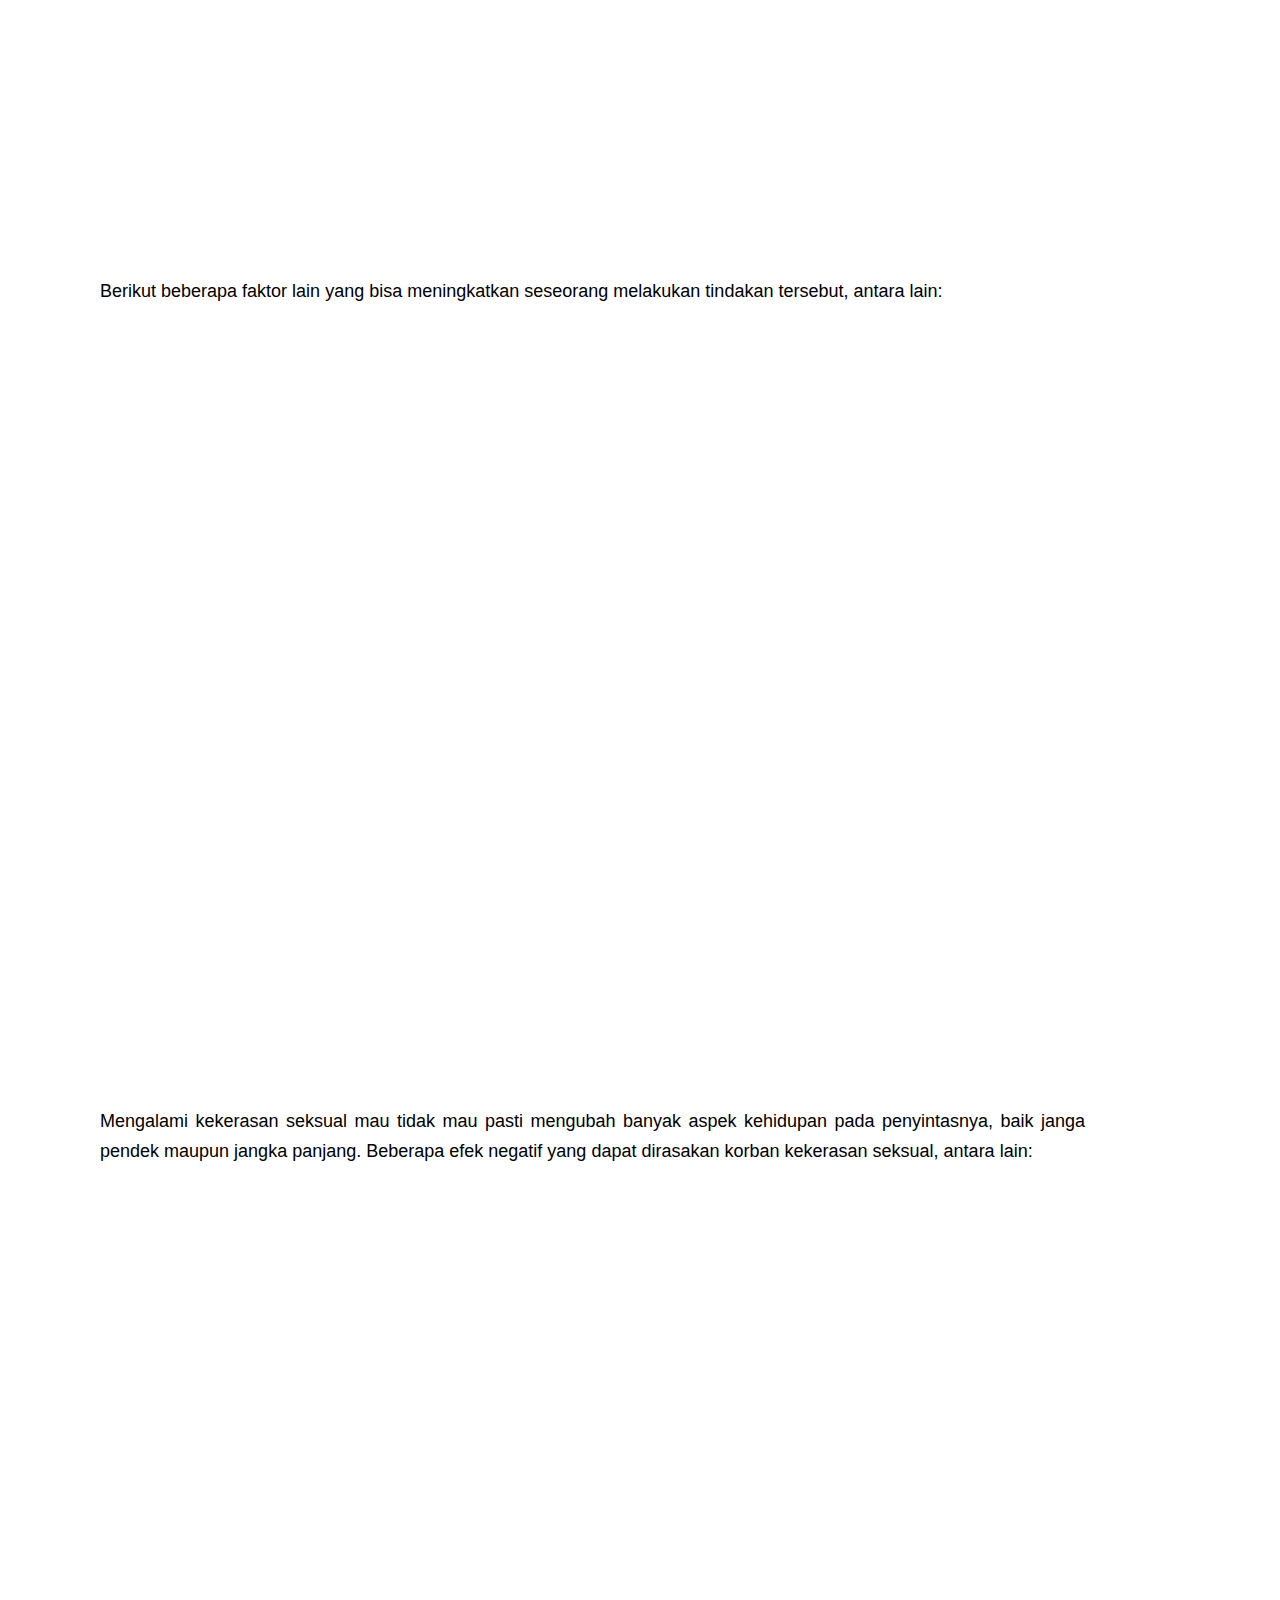
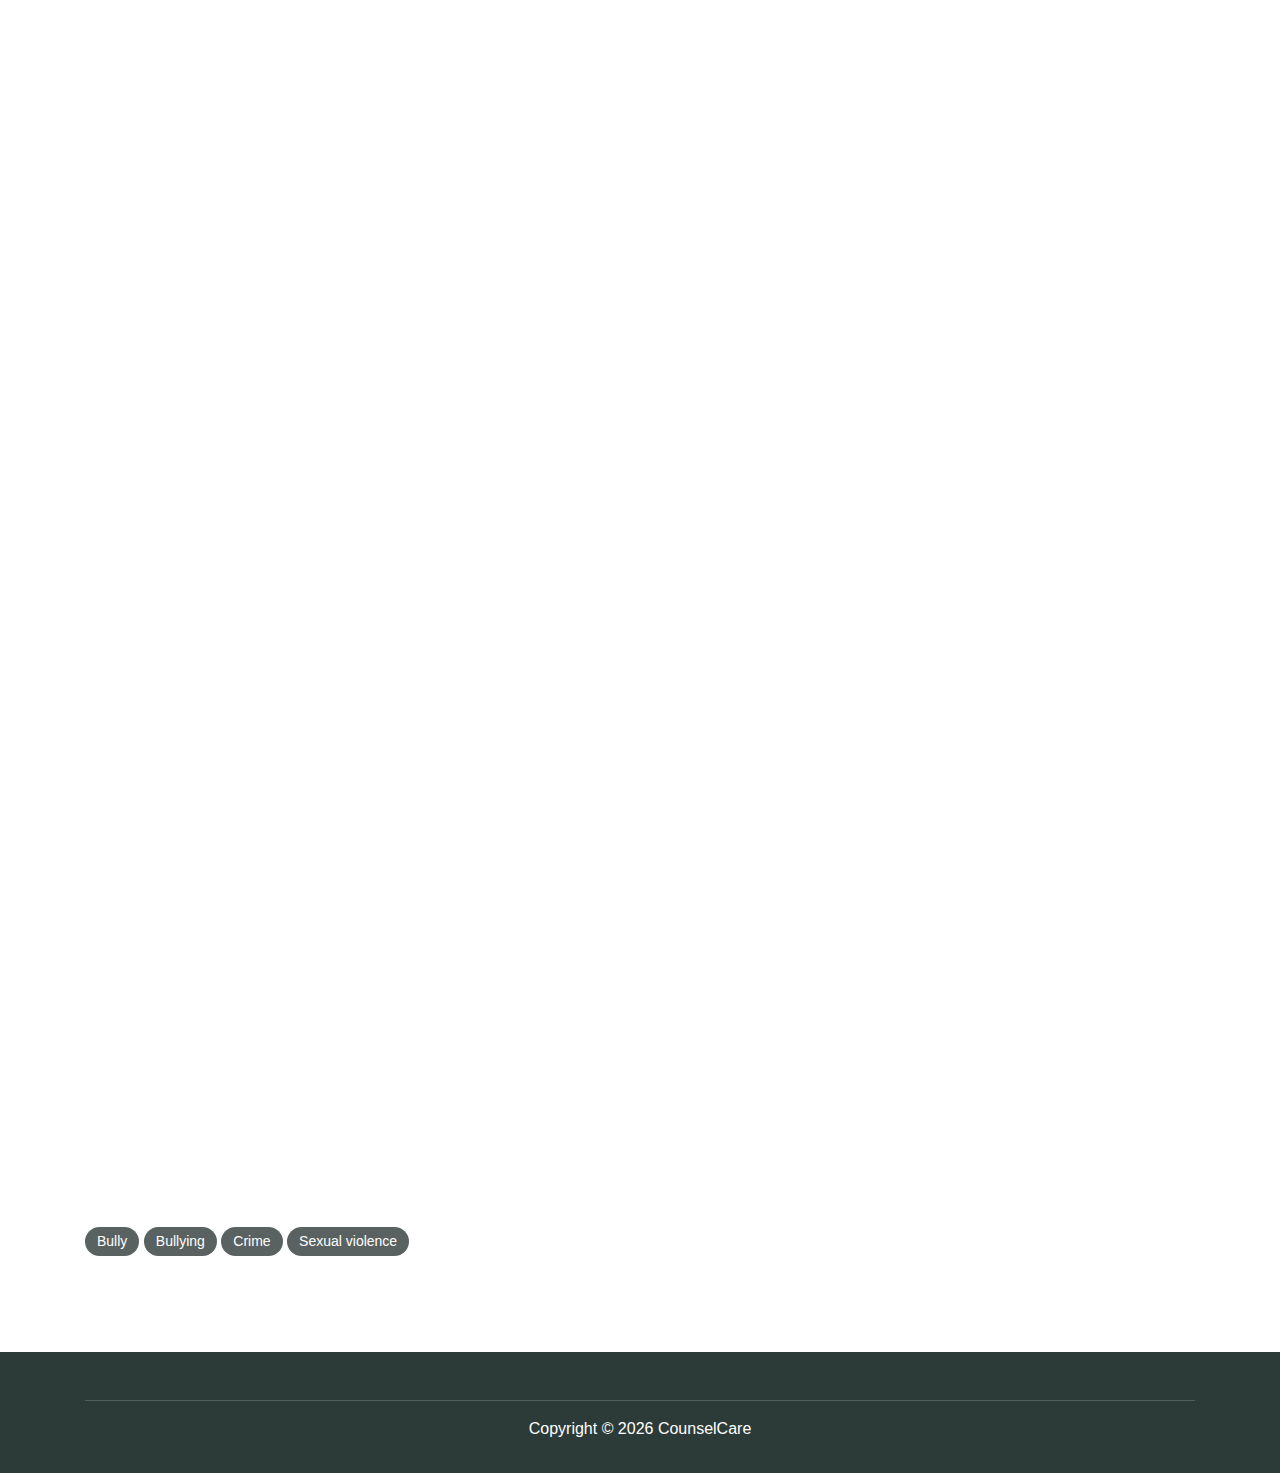
<file: blog_details/blog-details_2.html>
<!DOCTYPE html>
<html lang="en">
<head>
  <meta charset="UTF-8">
  <meta name="viewport" content="width=device-width, initial-scale=1.0">

  <meta http-equiv="X-UA-Compatible" content="ie=edge">

  <title>CounselCare</title>

  <link rel="stylesheet" href="../assets/css/maicons.css">

  <link rel="stylesheet" href="../assets/css/bootstrap.css">

  <link rel="stylesheet" href="../assets/vendor/owl-carousel/css/owl.carousel.css">

  <link rel="stylesheet" href="../assets/vendor/animate/animate.css">

  <link rel="stylesheet" href="../assets/css/theme.css">

  <link rel="stylesheet" href="../assets/css/style.css">
</head>
<body>

  <!-- Back to top button -->
  <div class="back-to-top"></div>

  <header>

    <nav class="navbar navbar-expand-lg navbar-light shadow-sm">
      <div class="container">
        <a class="navbar-brand" href="#"><span class="text-primary">Counsel</span>-Care</a>

        <button class="navbar-toggler" type="button" data-toggle="collapse" data-target="#navbarSupport" aria-controls="navbarSupport" aria-expanded="false" aria-label="Toggle navigation">
          <span class="navbar-toggler-icon"></span>
        </button>

        <div class="collapse navbar-collapse" id="navbarSupport">
          <ul class="navbar-nav ml-auto">
            <li class="nav-item">
              <a class="nav-link" href="../index.html">Home</a>
            </li>
            <li class="nav-item">
              <a class="nav-link" href="../about.html">About Us</a>
            </li>
            <li class="nav-item">
              <a class="nav-link" href="../doctors.html">Doctors</a>
            </li>
            <li class="nav-item active">
              <a class="nav-link" href="../blog.html">News</a>
            </li>
            <!-- <li class="nav-item">
              <a class="nav-link" href="../contact.html">Contact</a>
            </li> -->
            <li class="nav-item">
              <a class="btn btn-primary ml-lg-3" href="../doctors.html">Let's Counsel</a>
            </li>
          </ul>
        </div> <!-- .navbar-collapse -->
      </div> <!-- .container -->
    </nav>
  </header>

  <div class="page-section pt-5">
    <div class="container">
      <div class="row">
        <div class="col-lg-10">
          <nav aria-label="Breadcrumb">
            <ol class="breadcrumb bg-transparent py-0 mb-5">
              <li class="breadcrumb-item"><a href="../index.html">Home</a></li>
              <li class="breadcrumb-item"><a href="../blog.html">News</a></li>
              <li class="breadcrumb-item active" aria-current="page">Apa itu Sexual Violence</li>
            </ol>
          </nav>
        </div>
      </div> <!-- .row -->

      <div class="row">
        <div class="col-lg-11">
          <article class="blog-details">
            <div class="post-thumb">
              <img class="wow fadeInUp" src="../assets/img/blog/blog_2.jpg" alt="Pict_blog_2">
            </div>
            
            <h1 class="post-title h1 wow fadeInUp">Apa itu Sexual Violence?</h1>
          <div class="post-content col-lg-12" style="text-align: justify; color: black;">
              <p class="wow fadeInRight">Kekerasan seksual merupakan setiap perbuatan yang merendahkan, melecehkan, menghina, dan menyerang tubuh atau fungsi reproduksi seseorang yang mengakibatkan penderitaan 
                mental dan fisik.  Tindak kekerasan seksual dapat dilakukan oleh laki-laki maupun perempuan kepada sapa saja, termasuk istri atau suami, orang tua, pacar, saudara kandung, 
                kerabat dekat, teman, hingga orang yang tidak dikenal sama sekali.</p>
            <h2 class="mt-3 wow fadeInRight" style="text-transform: capitalize;">Perbedaan Kekerasan Seksual dan Pelecehan Seksual</h2> 
              <p class="wow fadeInUp">Meski terdengar sama, definisi kekerasan seksual dan pelecehan seksual di Indonesia tidaklah sama. Menurut naskah akademik Rancangan Undang-Undang Tentang Penghapusan 
                Kekerasan Seksual oleh KOMNAS Perempuan, terdapat perbedaan di antaranya keduanya. “Kekerasan seksual adalah setiap perbuatan merendahkan, menghina, menyerang dan/atau tindakan 
                lainnya, terhadap tubuh yang terkait dengan nafsu perkelaminan, hasrat seksual seseorang, dan/atau fungsi reproduksi, secara paksa, bertentangan dengan kehendak seseorang, 
                dan/atau tindakan lain yang menyebabkan seseorang itu tidak mampu memberikan persetujuan dalam keadaan bebas karena ketimpangan relasi kuasa, relasi gender dan/atau sebab lain, 
                yang berakibat atau dapat berakibat penderitaan atau kesengsaraan terhadap secara fisik, psikis, seksual, kerugian secara ekonomi, sosial, budaya, dan/atau politik.”</p>
              <h3 class="mt-3 wow fadeInRight" style="text-transform: capitalize;">Jenis Kekerasan Seksual Selain pelecehan seksual</h3>
              <p>Menurut Komnas Perempuan kekerasan seksual sendiri memiliki beberapa jenis, yaitu:</p>
            <div class="row">
              <div class="col-lg-6 wow fadeInUp">
                <ol type="1">
                <li>
                  Perkosaan. 
                </li>
                <li>
                  Intimidasi seksual termasuk ancaman atau percobaan perkosaan. 
                </li>
                <li>
                  Eksploitasi seksual. 
                </li>
                <li>
                  Perdagangan perempuan untuk tujuan seksual. 
                </li>
                <li>
                  Prostitusi paksa. Perbudakan seksual. 
                </li>
                <li>
                  Desakan perkawinan, termasuk cerai gantung. 
                </li>
                <li>
                  Pemaksaan kehamilan.
                </li>
                <li>
                  Desakan aborsi. 
                </li>
              </ol>
              </div>
              <div class="col-lg-6 wow fadeInRight">
                <ol start="9" type="1">
                <li>
                  Tekanan untuk melakukan kontrasepsi dan sterilisasi. 
                </li>
                <li>
                  Penyiksaan seksual. 
                </li>
                <li>
                  Penghukuman tidak manusiawi dan bernuansa seksual. 
                </li>
                <li>
                  Praktik tradisi bernuansa seksual yang membahayakan atau mendiskriminasi perempuan.
                </li>
                <li>
                  Kontrol seksual, termasuk lewat aturan diskriminatif beralasan moralitas dan agama.
                </li>
                </ol>
              </div>
            </div>
              <br>

              <p>Berikut beberapa faktor lain yang bisa meningkatkan seseorang melakukan tindakan tersebut, antara lain:</p>

              <h3 class="mt-3 wow fadeInUp" style="text-transform: capitalize; text-align: center;">Faktor individu</h3>
              <div class="row">
                <div class="col-lg-6">
                  <ol class="mt-3 wow fadeInUp">
                    <li>
                      Menggunakan narkoba atau pecandu alkohol
                    </li>
                    <li>
                      Pernah melakukan tindak kejahatan. 
                    </li>
                    <li>
                      Kurang empati.
                    </li>
                    <li>
                      Agresivitas yang tinggi.
                    </li>
                    <li>
                      Inisiasi seksual dini.
                    </li>
                  </ol>
                </div>
                <div class="col-lg-6 wow fadeInRight">
                  <ol start="6" class="mt-3">
                    <li>
                      Fantasi seksual koersif. 
                    </li>
                    <li>
                      Paparan seksual yang terlalu eksplisit.
                    </li>
                    <li>
                      Permusuhan terhadap wanita.                    
                    </li>
                    <li>
                      Hipermaskulinitas.                    
                    </li>
                    <li style="text-align: left;">
                      Mengalami tindakan kekerasan seksual sebelumnya.
                    </li>
                  </ol>
                </div>
              </div>

            <div class="row mt-3">
              <div class="col-lg-4 wow fadeInUp">
                <h3 style="text-transform: capitalize; text-align: center;">faktor hubungan</h3>
                  <ol class="mt-3">
                    <li>
                      Kekerasan fisik dan konflik di lingkungan keluarga. 
                    </li>
                    <li>
                      Sejarah masa anak-anak dari pelecehan fisik, seksual, atau emosional. 
                    </li>
                    <li>
                      Lingkungan keluarga yang tidak mendukung secara emosional. 
                    </li>
                    <li>
                      Hubungan orangtua-anak yang buruk, khususnya dengan ayah. 
                    </li>
                    <li>
                      Bersama dengan teman sebaya yang agresif secara seksual, hipermaskulin, dan nakal.
                    </li>
                    <li>
                      Keterlibatan dalam hubungan intim yang kasar. 
                    </li>
                  </ol>
              </div>
                
              <div class="col-lg-4 wow fadeInRight">
                <h3 style="text-transform: capitalize; text-align: center;"> faktor komunitas</h3>
                  <ol class="mt-3">
                    <li>
                      Kemiskinan.
                    </li>
                    <li>
                      Kurangnya peluang kerja.
                    </li>
                    <li>
                      Kurangnya dukungan dari sistem peradilan.
                    </li>
                    <li>
                      Toleransi terhadap tindakan pelecehan seksual.
                    </li>
                    <li style="text-align: left;">
                      Sanksi masyarakat yang lemah terhadap pelaku.       
                    </li>
                  </ol>
              </div>


              <div class="col-lg-4 wow fadeInRight">
                <h3 style="text-transform: capitalize; text-align: center;">faktor sosial</h3>
                
                  <ol class="mt-3">
                    <li>
                      Norma sosial yang mendukung kekerasan seksual dan superioritas pria dan hak seksual.
                    </li>
                    <li>
                      Norma sosial yang mempertahankan inferioritas dan kepatuhan seksual perempuan.
                    </li>
                    <li>
                      Hukum dan kebijakan yang lemah terkait dengan kekerasan seksual dan kesetaraan gender.
                    </li>
                    <li>
                      Tingkat kejahatan yang tinggi dan bentuk kekerasan lainnya.
                    </li>
                  </ol>
              </div>
            </div>

            <h2 class="wow fadeInUp" style="text-transform: capitalize;">Dampak kekerasan seksual yang bisa dirasakan</h2>

              <p>Mengalami kekerasan seksual mau tidak mau pasti mengubah banyak aspek kehidupan pada penyintasnya, baik janga pendek maupun jangka panjang. Beberapa efek negatif yang 
                dapat dirasakan korban kekerasan seksual, antara lain:</p>

            <div class="row">
              <div class="col-lg-6 wow fadeInRight">
                <ol>
                  <li>
                    <b style="text-transform: capitalize;">infeksi menular seksual</b>
                    <p>
                      Korban kekerasan seksual bisa juga mengalami penyakit menular seksual. Penyakit paling berbahaya yang dapat dialami oleh korban adalah HIV/AIDS.
                    </p>
                  </li>
                  <li>
                    <b style="text-transform: capitalize;">gangguan alat vital</b>
                    <p>
                      Melakukan hubungan seksual dengan paksaan dapat meningkatkan risiko terjadinya gangguan pada organ reproduksi, seperti: Infeksi vagina. Iritasi genital. Perdarahan vagina. 
                      Nyeri saat berhubungan seksual. Fibroid. Infeksi saluran kemih. Nyeri panggul kronis.
                    </p>
                  </li>
                  <li>
                    <b style="text-transform: capitalize;">kehamilan tidak terencana</b>
                    <p>
                      Dampak buruk yang perlu dihadapi wanita yang menjadi korban pemerkosaan adalah kehamilan. Lebih buruknya lagi, di Indonesia, korban pemerkosaan yang hamil sering kali ‘dipaksa’ 
                      untuk mempertahankan kehamilannya.
                    </p>
                  </li>
                  <li>
                    <b style="text-transform: capitalize;">gangguan kesehatan mental</b>
                    <p>
                      Tindak kekerasan seksual merupakan peristiwa traumatis yang bisa mengguncang mental korbannya. Para penyintas sering kali merasa jijik dengan dirinya sendiri atau merasa 
                      dirinya tidak memiliki kuasa atas tubuh. Tidak jarang, kejadian kekerasan seksual yang dialami terus terbayang hingga terbawa dalam mimpi buruk. Kondisi ini dapat menimbulkan 
                      ganggguan mental. Beberapa gangguan yang mungkin dialami, antara lain: Gangguan kecemasan. Depresi. Gangguan kepribadian. Post traumatic stress disorder (PTSD). 
                      Kecanduan minuman beralkohol dan obat-obatan terlarang. Sulit membangun kedekatan dengan orang lain. 
                    </p>
                  </li>
                </ol>
              </div>
              <div class="col-lg-6 wow fadeInUp">
                <ol start="5">
                  <li>
                    <b style="text-transform: capitalize;">dikucilkan dari lingkungan sosial</b>
                    <p>
                      Tidak dapat dimungkiri, masih banyak masyarakat yang menyalahkan wanita atas tindak kekerasan seksual yang dialami. Stigma ini membuat wanita yang menjadi korban kekerasan 
                      eksual disalahkan atau dikucilkan dari masyarakat. Bahkan, banyak wanita yang dipaksa untuk menikahi pelaku karena dianggap sebagai solusi dari kejadian yang dialami. 
                      Padahal, hal ini terjadi karena pria yang tidak dapat mengendalikan nafsunya.  Hal ini membuat wanita menjadi merasa sendirian dan tidak ada pihak yang membelanya.
                    </p>
                  </li>
                  <li>
                    <b style="text-transform: capitalize;">muncul keinginan bunuh diri</b>
                    <p>
                      Guncangan mental pada penyintas kekerasan seksual membuatnya memiliki kecenderungan untuk melakukan tindakan bunuh diri. 
                      Pada beberapa kasus, keinginan kuat dapat membuat korban benar-benar mencoba untuk bunuh diri. Kecenderungan untuk bunuh diri bisa muncul pada siapa saja, 
                      baik remaja maupun orang dewasa.
                    </p>
                  </li>
                  <li>
                    <b style="text-transform: capitalize;">gangguan kognitif</b>
                    <p>
                      Pengalaman kekerasan seksual sangat sulit dihapuskan dari ingatan penyintas. Tidak jarang, pengalaman traumatis tersebut menimbulkan mimpi buruk atau berbagai 
                      fantasi dalam kepala. Kondisi ini dapat menyebabkan berbagai perubahan fisik, kesulitan belajar, gangguan makan, hingga memicu penggunaan obat-obatan terlarang.
                    </p>
                  </li>
                </ol>
              </div>
            </div>

            <h2 class="wow fadeInUp" style="text-align: center; text-transform: capitalize;">pencegahan kekerasan seksual</h2>

            <p class="wow fadeInRight">Meski mencegah tindak kekerasan seksual adalah hal yang rumit, tetapi ada beberapa cara yang dapat dilakukan, antara lain: </p>

              <ol type="1" class="wow fadeInUp">
                <li>
                  Bekali diri dengan alat bela diri, seperti semprotan merica atau alat kejut listrik.
                </li>
                <li>
                  Belajar teknik dasar untuk membela diri sehingga dapat melakukan perlawanan ketika mendapat ancaman.
                </li>
                <li>
                  Selalu waspada, terutama saat berada di area publik seperti kendaraan umum.
                </li>
                <li>
                  Waspada dengan orang yang tidak dikenal
                </li>
                <li>
                  Bekali diri dengan pengetahuan seputar kekerasan seksual.
                </li>
              </ol>

            <p class="wow fadeInRight">
              Sementara itu, bila Anda merasa telah menjadi korban kekerasan seksual, ada beberapa hal yang dapat dilakukan:
            </p>

            
                <ol class="wow fadeInUp">
                  <li>
                    Kumpulkan barang-barang yang bisa menjadi barang bukti.
                  </li>
                  <li>
                    Cari dukungan dari orang terdekat dan dapat dipercaya.
                  </li>
                  <li>
                    Mengunjungi layanan kesehatan atau layanan pengaduan seksual
                  </li>
                  <li>
                    Kunjungi dokter untuk mendapatkan morning after pill atau perawatan lain untuk mencegah penularan penyakit. 
                  </li>
                  <li>
                    Jangan menyalahkan diri sendiri Melaporkan kejadian pada pihak berwajib.
                  </li>
                </ol>
                
                <p class="wow fadeInUp">
                  Kekerasan seksual masih marak terjadi, bahkan pelaku bisa ada di mana saja tanpa mengenal tempat. Oleh sebab itu, sulit untuk mengendalikan kejadian ini. 
                  Menyadarkan masyarakat dan melakukan edukasi diharapkan dapat membantu menekan angka kasus kekerasan seksual. Dibutuhkan peran dari berbagai pihak untuk menciptakan ruang 
                  yang aman bagi semua orang, baik wanita, pria, hingga anak-anak.
                </p>
            
              </div>
            <div class="post-tags">
              <a href="#" class="tag-link">Bully</a>
              <a href="#" class="tag-link">Bullying</a>
              <a href="#" class="tag-link">Crime</a>
              <a href="#" class="tag-link">Sexual violence</a>
            </div>
          </article> <!-- .blog-details -->
        </div>
      </div> <!-- .row -->
    </div> <!-- .container -->
  </div> <!-- .page-section -->

  <footer class="page-footer">
    <div class="container foot">
      <hr>
      <p class="text-center">Copyright &copy; <span id="copyright-year"></span> CounselCare</p>
    </div>
  </footer> <!-- .page-footer -->

  <script src="../assets/js/jquery-3.5.1.min.js"></script>

  <script src="../assets/js/bootstrap.bundle.min.js"></script>
  
  <script src="../assets/vendor/owl-carousel/js/owl.carousel.min.js"></script>
  
  <script src="../assets/vendor/wow/wow.min.js"></script>
  
  <script src="../assets/js/theme.js"></script>

  <script src="../assets/js/style.js"></script>
  
</body>
</html>
</file>
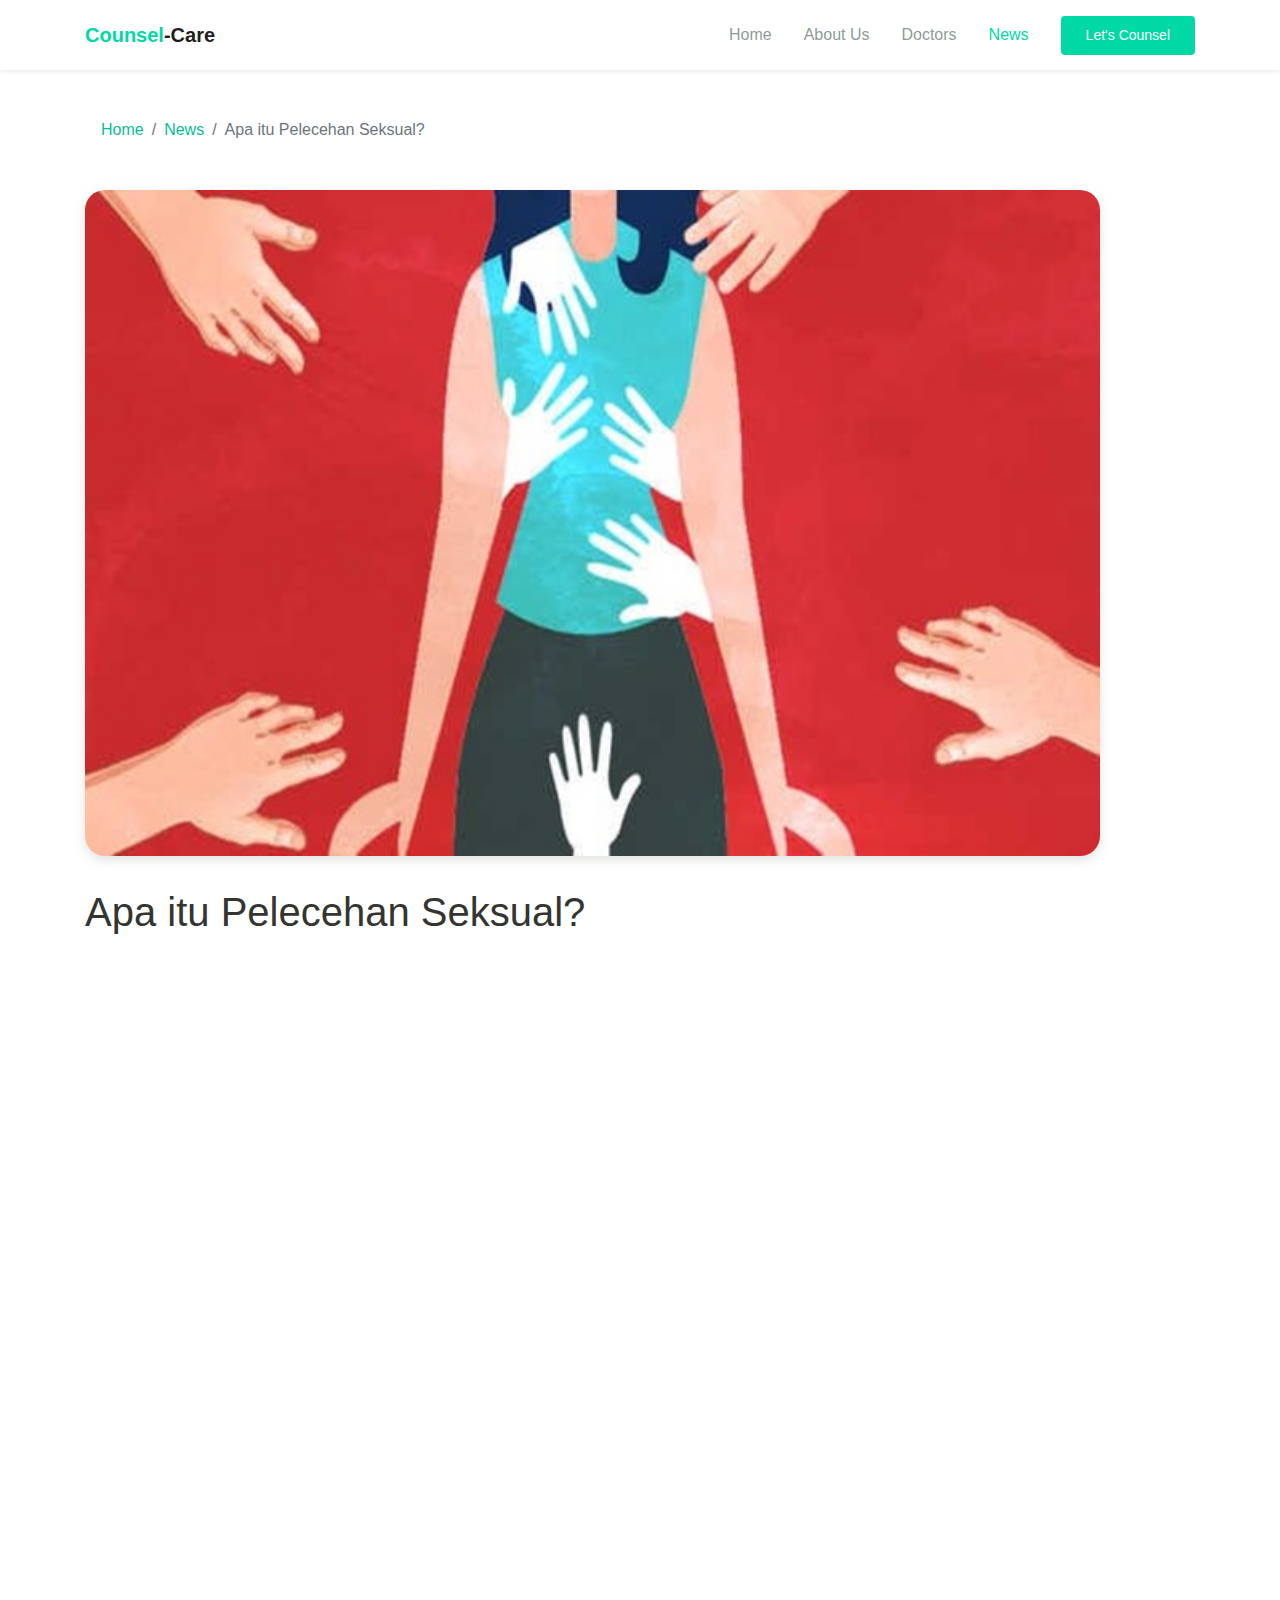
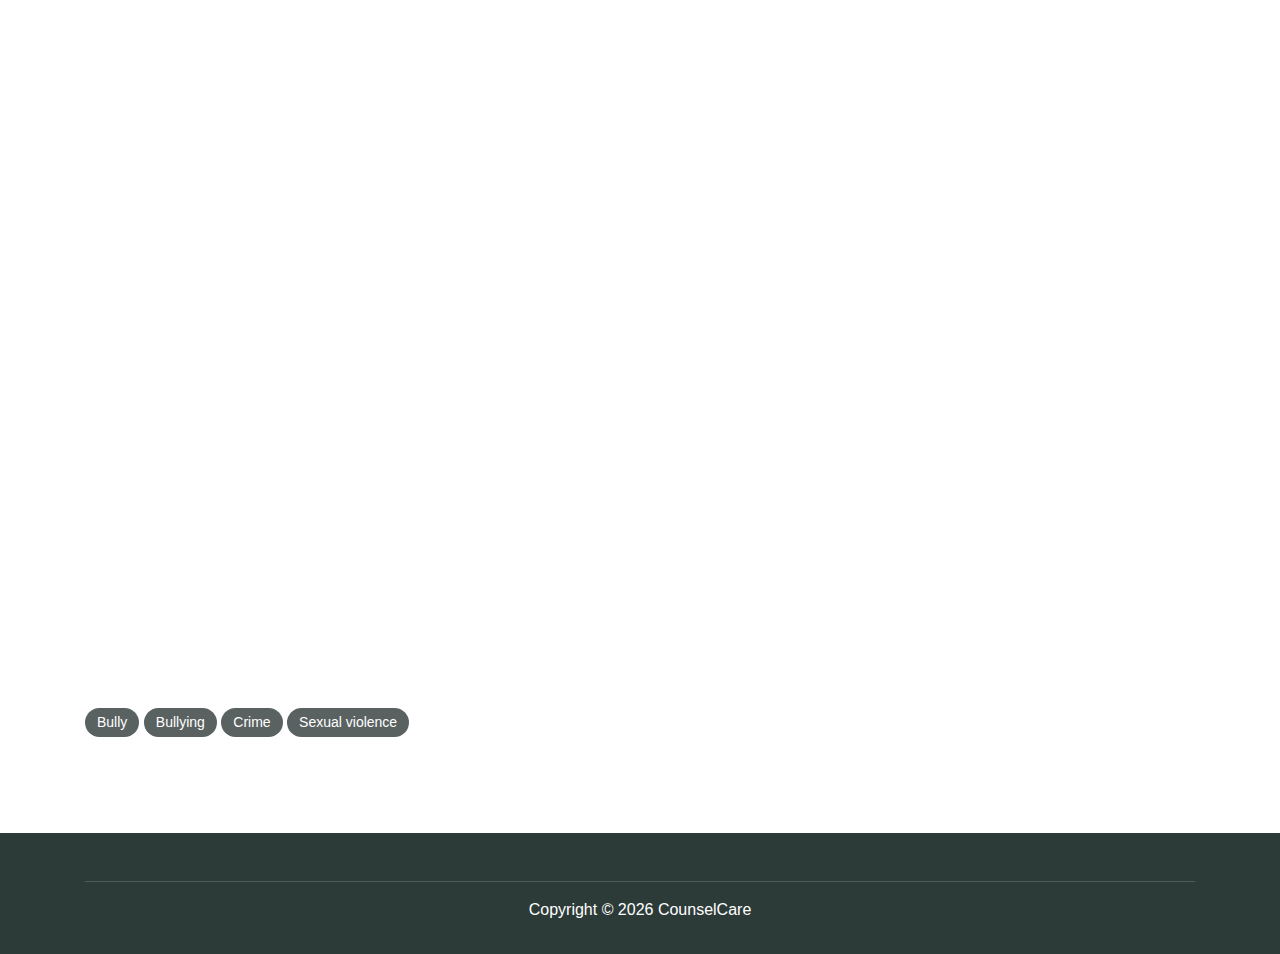
<file: blog_details/blog-details_3.html>
<!DOCTYPE html>
<html lang="en">
<head>
  <meta charset="UTF-8">
  <meta name="viewport" content="width=device-width, initial-scale=1.0">

  <meta http-equiv="X-UA-Compatible" content="ie=edge">

  <title>CounselCare</title>

  <link rel="stylesheet" href="../assets/css/maicons.css">

  <link rel="stylesheet" href="../assets/css/bootstrap.css">

  <link rel="stylesheet" href="../assets/vendor/owl-carousel/css/owl.carousel.css">

  <link rel="stylesheet" href="../assets/vendor/animate/animate.css">

  <link rel="stylesheet" href="../assets/css/theme.css">

  <link rel="stylesheet" href="../assets/css/style.css">
</head>
<body>

  <!-- Back to top button -->
  <div class="back-to-top"></div>

  <header>

    <nav class="navbar navbar-expand-lg navbar-light shadow-sm">
      <div class="container">
        <a class="navbar-brand" href="#"><span class="text-primary">Counsel</span>-Care</a>

        <button class="navbar-toggler" type="button" data-toggle="collapse" data-target="#navbarSupport" aria-controls="navbarSupport" aria-expanded="false" aria-label="Toggle navigation">
          <span class="navbar-toggler-icon"></span>
        </button>

        <div class="collapse navbar-collapse" id="navbarSupport">
          <ul class="navbar-nav ml-auto">
            <li class="nav-item">
              <a class="nav-link" href="../index.html">Home</a>
            </li>
            <li class="nav-item">
              <a class="nav-link" href="../about.html">About Us</a>
            </li>
            <li class="nav-item">
              <a class="nav-link" href="../doctors.html">Doctors</a>
            </li>
            <li class="nav-item active">
              <a class="nav-link" href="../blog.html">News</a>
            </li>
            <!-- <li class="nav-item">
              <a class="nav-link" href="../contact.html">Contact</a>
            </li> -->
            <li class="nav-item">
              <a class="btn btn-primary ml-lg-3" href="../doctors.html">Let's Counsel</a>
            </li>
          </ul>
        </div> <!-- .navbar-collapse -->
      </div> <!-- .container -->
    </nav>
  </header>

  <div class="page-section pt-5">
    <div class="container">
      <div class="row">
        <div class="col-lg-10">
          <nav aria-label="Breadcrumb">
            <ol class="breadcrumb bg-transparent py-0 mb-5">
              <li class="breadcrumb-item"><a href="../index.html">Home</a></li>
              <li class="breadcrumb-item"><a href="../blog.html">News</a></li>
              <li class="breadcrumb-item active" aria-current="page">Apa itu Pelecehan Seksual?</li>
            </ol>
          </nav>
        </div>
      </div> <!-- .row -->

      <div class="row">
        <div class="col-lg-11">
          <article class="blog-details">
            <div class="post-thumb">
              <img class="wow fadeInUp" src="../assets/img/blog/blog_3.jpg" alt="Pict_blog_3">
            </div>
            
            <h1 class="post-title h1 wow fadeInRight">Apa itu Pelecehan Seksual?</h1>
          <div class="post-content col-lg-12" style="text-align: justify; color: black;">
            <p class="wow fadeInUp"><b>Mengangkat Isu yang Membuat Tersentak: Pelecehan Seksual dan Pentingnya Kesadaran</b></p>
            <p class="wow fadeInUp">Pelecehan seksual merupakan kenyataan yang menghantui masyarakat, merobek kepercayaan diri dan kesejahteraan psikologis para korban. Artikel ini bertujuan untuk menggali 
              makna pelecehan seksual, mengidentifikasi dampaknya, serta menyuarakan pentingnya kesadaran dan tindakan kolektif dalam memerangi masalah ini.</p>
            
              <h2 class="mt-3 wow fadeInRight" style="text-transform: capitalize;">Definisi dan Bentuk Pelecehan Seksual</h2> 
              <p class="wow fadeInUp">Pelecehan seksual mencakup segala bentuk perilaku tidak diinginkan dengan muatan seksual yang merugikan korban. Ini bisa termasuk pelecehan verbal, fisik, 
                atau bahkan melibatkan eksploitasi melalui media digital.</p>
            <div class="row">
              <div class="col-lg-6">
                <h2 class="wow fadeInRight" style="text-transform: capitalize;">dampak pada korban</h2>
                <p class="wow fadeInUp">
                  Dampak pelecehan seksual melampaui dimensi fisik; psikologis dan emosional korban juga terpukul. Trauma, kecemasan, dan depresi seringkali menjadi reaksi alami, 
                  memberikan gambaran betapa merusaknya pengalaman ini terhadap kesejahteraan seseorang.
                </p>
              </div>
              <div class="col-lg-6">
                <h2 class="wow fadeInRight" style="text-transform: capitalize;">Realitas Lingkungan Tempat Kerja dan Sosial</h2>
                <p class="wow fadeInUp">
                  Pelecehan seksual dapat terjadi di berbagai lingkungan, termasuk tempat kerja, institusi pendidikan, dan masyarakat umumnya. 
                  Membangun budaya yang mendukung korban, memberlakukan kebijakan yang tegas, dan mendidik individu tentang batasan-batasan pribadi adalah langkah-langkah krusial.
                </p>
              </div>

              <div>
                <h2 class="wow fadeInRight" style="text-transform: capitalize; text-align: center;">peran kesadaran dan pendidikan</h2>
                <p class="wow fadeInUp">
                  Kesadaran adalah senjata utama dalam melawan pelecehan seksual. 
                  Pendidikan publik yang menekankan pentingnya menghormati batas pribadi, menumbuhkan empati, 
                  dan melibatkan masyarakat secara aktif dapat membantu mencegah serta mengurangi insiden pelecehan.
                </p>
              </div>

              <div>
                <h2 class="wow fadeInRight" style="text-transform: capitalize; text-align: center;">perlindungan dan dukungan korban</h2>
                <p class="wow fadeInUp">
                  Memberikan dukungan dan perlindungan kepada korban pelecehan seksual adalah prioritas. Menjamin proses hukum yang adil, mendukung kesejahteraan psikologis, 
                  dan menghapus stigma yang sering terkait dengan korban merupakan langkah-langkah kunci.
                </p>
                  <p class="wow fadeInUp">
                    Pelecehan seksual dapat terjadi di berbagai lingkungan, termasuk tempat kerja, institusi pendidikan, dan dalam interaksi sehari-hari. 
                  Penting untuk membangun budaya yang mendukung korban, menegakkan kebijakan yang tegas, dan meningkatkan kesadaran untuk mencegah serta mengatasi masalah ini. 
                  Upaya pencegahan pelecehan seksual melibatkan pendidikan publik tentang batasan-batasan pribadi, penghargaan terhadap keberagaman, 
                  dan perlunya menghormati hak dan martabat setiap individu.
                  </p>  
                  <p class="wow fadeInRight">Perlindungan dan dukungan bagi korban juga merupakan aspek penting, termasuk pemastian proses hukum yang adil dan menghapus stigma yang sering melekat pada korban pelecehan seksual. 
                  Melalui kesadaran, pendidikan, dan aksi bersama, masyarakat dapat berperan aktif dalam menciptakan lingkungan yang bebas dari pelecehan seksual, mendukung korban, 
                  dan mempromosikan norma-norma yang menghargai keberagaman serta menjunjung tinggi hak asasi manusia.
                </p>
              </div>
            </div>
            <h2 class="wow fadeInRight" style="text-align: center; text-transform: uppercase;">kesimpulan</h2>
              <p class="wow fadeInUp">
                Pelecehan seksual adalah masalah serius yang memerlukan perhatian dan tindakan bersama. Dengan meningkatkan kesadaran, mengedukasi masyarakat, 
                dan membangun lingkungan yang mendukung, kita dapat berkontribusi pada perubahan positif yang membawa perubahan menuju masyarakat yang lebih aman dan menghargai keberagaman.
              </p>
          </div>
            <div class="post-tags">
              <a href="#" class="tag-link">Bully</a>
              <a href="#" class="tag-link">Bullying</a>
              <a href="#" class="tag-link">Crime</a>
              <a href="#" class="tag-link">Sexual violence</a>
            </div>
          </article> <!-- .blog-details -->
        </div>
      </div> <!-- .row -->
    </div> <!-- .container -->
  </div> <!-- .page-section -->

  <footer class="page-footer">
    <div class="container foot">
      <hr>
      <p class="text-center">Copyright &copy; <span id="copyright-year"></span> CounselCare</p>
    </div>
  </footer> <!-- .page-footer -->

  <script src="../assets/js/jquery-3.5.1.min.js"></script>

  <script src="../assets/js/bootstrap.bundle.min.js"></script>
  
  <script src="../assets/vendor/owl-carousel/js/owl.carousel.min.js"></script>
  
  <script src="../assets/vendor/wow/wow.min.js"></script>
  
  <script src="../assets/js/theme.js"></script>

  <script src="../assets/js/style.js"></script>
  
</body>
</html>
</file>
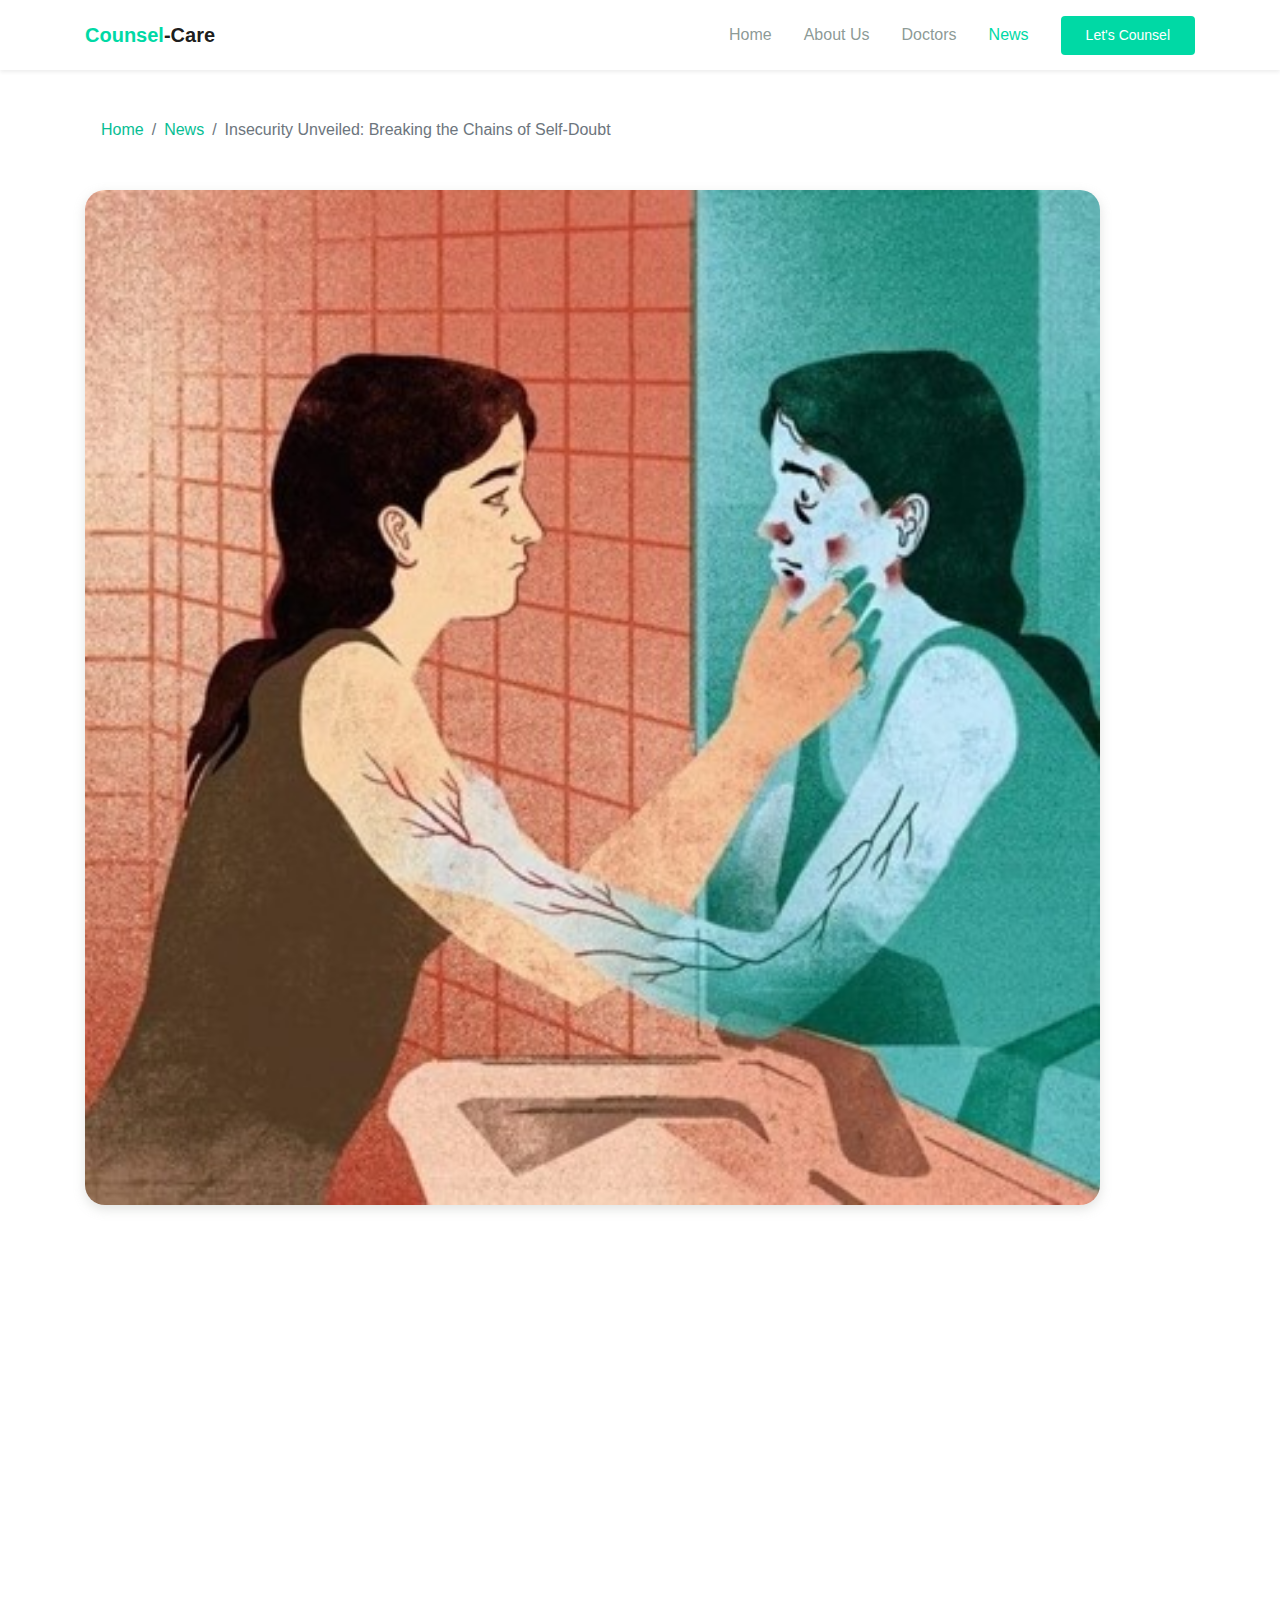
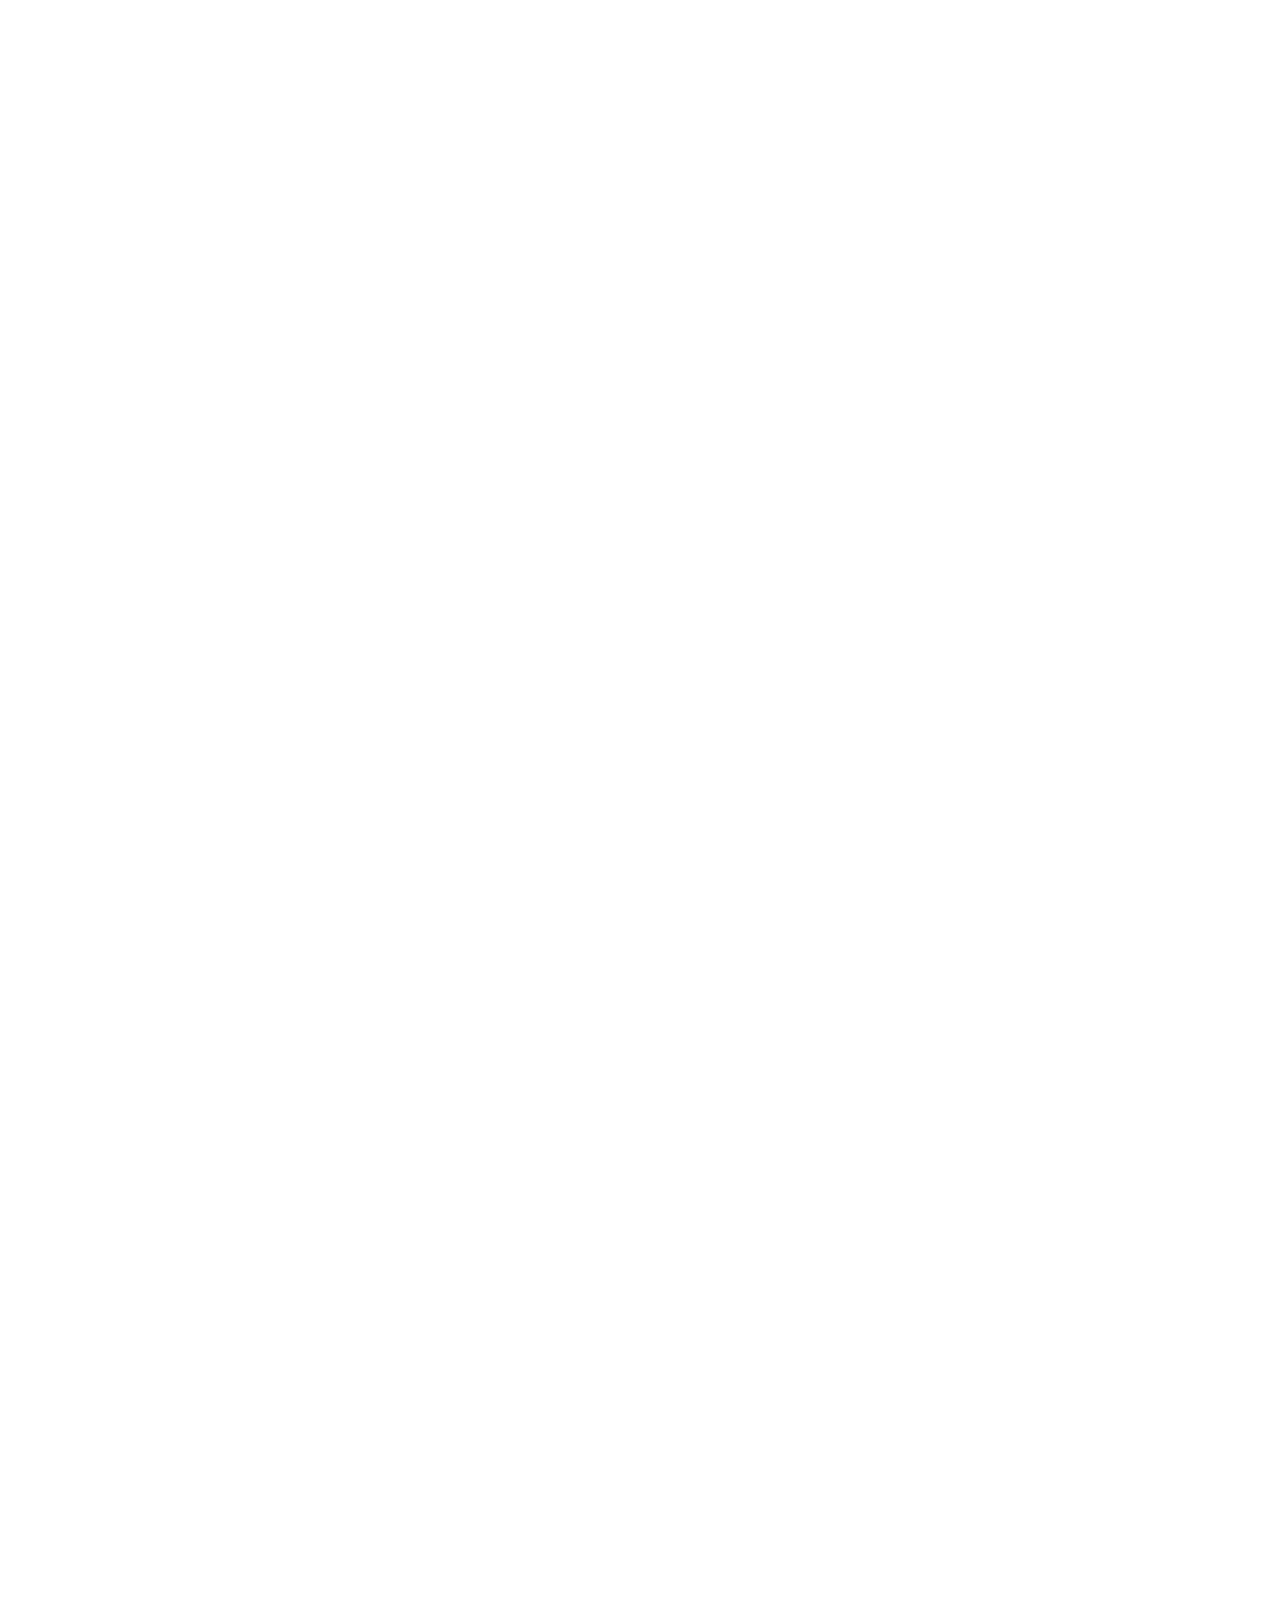
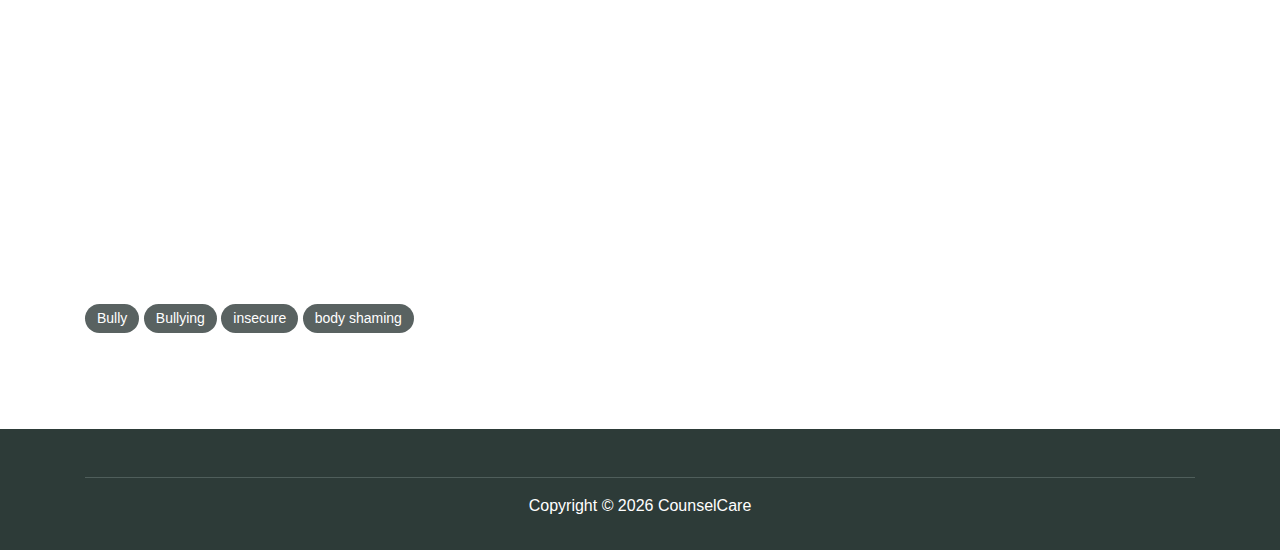
<file: blog_details/blog-details_4.html>
<!DOCTYPE html>
<html lang="en">
<head>
  <meta charset="UTF-8">
  <meta name="viewport" content="width=device-width, initial-scale=1.0">

  <meta http-equiv="X-UA-Compatible" content="ie=edge">

  <title>CounselCare</title>

  <link rel="stylesheet" href="../assets/css/maicons.css">

  <link rel="stylesheet" href="../assets/css/bootstrap.css">

  <link rel="stylesheet" href="../assets/vendor/owl-carousel/css/owl.carousel.css">

  <link rel="stylesheet" href="../assets/vendor/animate/animate.css">

  <link rel="stylesheet" href="../assets/css/theme.css">

  <link rel="stylesheet" href="../assets/css/style.css">
</head>
<body>

  <!-- Back to top button -->
  <div class="back-to-top"></div>

  <header>

    <nav class="navbar navbar-expand-lg navbar-light shadow-sm">
      <div class="container">
        <a class="navbar-brand" href="#"><span class="text-primary">Counsel</span>-Care</a>

        <button class="navbar-toggler" type="button" data-toggle="collapse" data-target="#navbarSupport" aria-controls="navbarSupport" aria-expanded="false" aria-label="Toggle navigation">
          <span class="navbar-toggler-icon"></span>
        </button>

        <div class="collapse navbar-collapse" id="navbarSupport">
          <ul class="navbar-nav ml-auto">
            <li class="nav-item">
              <a class="nav-link" href="../index.html">Home</a>
            </li>
            <li class="nav-item">
              <a class="nav-link" href="../about.html">About Us</a>
            </li>
            <li class="nav-item">
              <a class="nav-link" href="../doctors.html">Doctors</a>
            </li>
            <li class="nav-item active">
              <a class="nav-link" href="../blog.html">News</a>
            </li>
            <!-- <li class="nav-item">
              <a class="nav-link" href="../contact.html">Contact</a>
            </li> -->
            <li class="nav-item">
              <a class="btn btn-primary ml-lg-3" href="../doctors.html">Let's Counsel</a>
            </li>
          </ul>
        </div> <!-- .navbar-collapse -->
      </div> <!-- .container -->
    </nav>
  </header>

  <div class="page-section pt-5">
    <div class="container">
      <div class="row">
        <div class="col-lg-10">
          <nav aria-label="Breadcrumb">
            <ol class="breadcrumb bg-transparent py-0 mb-5">
              <li class="breadcrumb-item"><a href="../index.html">Home</a></li>
              <li class="breadcrumb-item"><a href="../blog.html">News</a></li>
              <li class="breadcrumb-item active" aria-current="page">Insecurity Unveiled: Breaking the Chains of Self-Doubt</li>
            </ol>
          </nav>
        </div>
      </div> <!-- .row -->

      <div class="row">
        <div class="col-lg-11">
          <article class="blog-details">
            <div class="post-thumb">
              <img class="wow fadeInUp" src="../assets/img/blog/blog_4.jpg" alt="Pict_blog_4">
            </div>
            
            <h1 class="post-title h1 wow fadeInRight">Insecurity Unveiled: Breaking the Chains of Self-Doubt</h1>
          <div class="post-content col-lg-12" style="text-align: justify; color: black;">
            
            <p class="wow fadeInUp">Insecure adalah istilah yang merujuk pada kurangnya keamanan atau ketidak amanan. Dalam konteks pribadi, seseorang yang insecure mungkin merasa tidak yakin atau tidak aman tentang diri mereka
               sendiri atau situasi tertentu. Dalam konteks psikologi sosial merujuk pada keadaan ketidakamanan emosional atau kurangnya kepercayaan diri seseorang terhadap dirinya sendiri.</p>
            
              <h2 class="mt-3 wow fadeInRight" style="text-transform: capitalize; text-align: center;">Jenis - jenis insecure</h2>
            <div class="row">
              <div>
                <ol class="wow fadeInUp">
                  <li>
                    Insecure interpersonal, merasa tidak aman dalam hubungan sosial.
                  </li>
                  <li>
                    nsecure body image, merasa tidak puas atau tidak percaya diri dengan penampilan fisik.
                  </li>
                  <li>
                    Insecure achievement, keraguan terhadap kemampuan atau pencapaian diri sendiri.
                  </li>
                  <li>
                    Insecure financial, merasa tidak aman terkait keuangan atau pekerjaan.
                  </li>
                  <li>
                    Insecure emotional, ketidak amanan terhadap ekspresi dan pengelolaan emosi.
                  </li>
                </ol>
              </div>
              <div class="col-lg-6 mt-3">
                <h3 class="wow fadeInRight" style="text-transform: capitalize; text-align: left;">Beberapa faktor yang dapat menyebabkan perasaan insecure</h3>
                <ol class="wow fadeInUp">
                  <li>
                    Pengalaman traumatis, pengalaman traumatis masa lalu dapat memberikan dampak negatif pada kepercayaan diri.
                  </li>
                  <li>
                    Perbandingan sosial, membandingkan diri dengan orang lain secara berlebihan dapat menyebabkan perasaan kurang berharga.
                  </li>
                  <li>
                    Ketidakamanan dalam hubungan, hubungan yang tidak stabil atau kurang mendukung dapat meningkatkan perasaan insecure.
                  </li>
                  <li>
                    Penerimaan sosial, reaksi negatif dari lingkungan sosial terhadap individu dapat menyebabkan ketidakamanan.
                  </li>
                  <li>
                    Ketidaksetaraan ekonomi, masalah keuangan atau ketidaksetaraan ekonomi dapat memengaruhi keamanan diri.
                  </li>
                  <li>
                    Tekanan sosial dan budaya, standar kecantikan atau prestasi yang tidak realistis dalam masyarakat dapat menciptakan perasaan tidak aman.
                  </li>
                  <li>
                    Kurangnya dukungan emosional, ketidakmampuan untuk mengatasi emosi atau kurangnya dukungan dapat berkontribusi pada insecure.
                  </li>
                </ol>
              </div>

              <div class="col-lg-6 mt-3">
                <h3 class="text-allign-left wow fadeInRight" style="text-transform: capitalize;">
                  Untuk mengatasi perasaan insecure, pertimbangkan langkah-langkah ini:
                </h3>
                <ol class="wow fadeInUp">
                  <li>
                    Peningkatan Kesadaran Diri, sadari dan identifikasi pikiran atau situasi yang memicu perasaan insecure.
                  </li>
                  <li>
                    Positif Self-Talk, ganti pikiran negatif dengan afirmasi positif. Berbicara secara positif kepada diri sendiri dapat membantu meningkatkan kepercayaan diri.
                  </li>
                  <li>
                    Tetap Fokus pada Kelebihan, kenali dan hargai kelebihan dan prestasi diri. Fokus pada hal-hal positif dapat mengurangi perasaan insecure.
                  </li>
                  <li>
                    Terlibat dalam Aktivitas yang Disukai, melibatkan diri dalam kegiatan yang memberikan kegembiraan dan rasa pencapaian dapat meningkatkan perasaan positif.
                  </li>
                  <li>
                    Bekerja sama dengan Profesional, jika perasaan insecure signifikan, pertimbangkan untuk mencari bantuan dari ahli psikolog atau konselor.
                  </li>
                  <li>
                    Atasi Perbandingan Diri, hindari perbandingan diri yang berlebihan dengan orang lain. Setiap individu unik dengan perjalanan dan keberhasilan masing-masing.
                  </li>
                  <li>
                    Bangun Hubungan yang Mendukung, jalin hubungan dengan orang-orang yang mendukung dan memahami. Dukungan sosial dapat membantu mengatasi perasaan insecure.
                  </li>
                  <li>
                    Pengembangan Keterampilan Sosial, meningkatkan keterampilan sosial dapat membantu dalam interaksi sosial dan membangun hubungan yang lebih positif.
                  </li>
                  <li>
                    Terima Diri Sendiri, terima diri sendiri dengan segala kelebihan dan kekurangan. Kesadaran diri yang sehat dapat mengurangi perasaan insecure.
                  </li>
                  <li>
                    Pola Hidup Sehat, perhatikan pola tidur yang baik, olahraga teratur, dan pola makan sehat. Kesehatan fisik dapat memengaruhi kesejahteraan mental.
                  </li>
                </ol>
              </div>

              <div>
                <h2 class="wow fadeInRight" style="text-transform: capitalize; text-align: center;">peran kesadaran dan pendidikan</h2>
                <p class="wow fadeInUp">
                  Kesadaran adalah senjata utama dalam melawan pelecehan seksual. 
                  Pendidikan publik yang menekankan pentingnya menghormati batas pribadi, menumbuhkan empati, 
                  dan melibatkan masyarakat secara aktif dapat membantu mencegah serta mengurangi insiden pelecehan.
                </p>
              </div>

              <div>
                <h2 class="wow fadeInRight" style="text-transform: capitalize; text-align: center;">perlindungan dan dukungan korban</h2>
                <p class="wow fadeInUp">
                  Memberikan dukungan dan perlindungan kepada korban pelecehan seksual adalah prioritas. Menjamin proses hukum yang adil, mendukung kesejahteraan psikologis, 
                  dan menghapus stigma yang sering terkait dengan korban merupakan langkah-langkah kunci.
                </p>
                  <p class="wow fadeInUp">
                    Pelecehan seksual dapat terjadi di berbagai lingkungan, termasuk tempat kerja, institusi pendidikan, dan dalam interaksi sehari-hari. 
                  Penting untuk membangun budaya yang mendukung korban, menegakkan kebijakan yang tegas, dan meningkatkan kesadaran untuk mencegah serta mengatasi masalah ini. 
                  Upaya pencegahan pelecehan seksual melibatkan pendidikan publik tentang batasan-batasan pribadi, penghargaan terhadap keberagaman, 
                  dan perlunya menghormati hak dan martabat setiap individu.
                  </p>  
                  <p class="wow fadeInUp">Perlindungan dan dukungan bagi korban juga merupakan aspek penting, termasuk pemastian proses hukum yang adil dan menghapus stigma yang sering melekat pada korban pelecehan seksual. 
                  Melalui kesadaran, pendidikan, dan aksi bersama, masyarakat dapat berperan aktif dalam menciptakan lingkungan yang bebas dari pelecehan seksual, mendukung korban, 
                  dan mempromosikan norma-norma yang menghargai keberagaman serta menjunjung tinggi hak asasi manusia.
                </p>
              </div>
            </div>
            <h2 class="wow fadeInRight" style="text-align: center; text-transform: uppercase;">kesimpulan</h2>
              <p class="wow fadeInUp">
                Pelecehan seksual adalah masalah serius yang memerlukan perhatian dan tindakan bersama. Dengan meningkatkan kesadaran, mengedukasi masyarakat, 
                dan membangun lingkungan yang mendukung, kita dapat berkontribusi pada perubahan positif yang membawa perubahan menuju masyarakat yang lebih aman dan menghargai keberagaman.
              </p>
          </div>
            <div class="post-tags">
              <a href="#" class="tag-link">Bully</a>
              <a href="#" class="tag-link">Bullying</a>
              <a href="#" class="tag-link">insecure</a>
              <a href="#" class="tag-link">body shaming</a>
            </div>
          </article> <!-- .blog-details -->
        </div>
      </div> <!-- .row -->
    </div> <!-- .container -->
  </div> <!-- .page-section -->

  <footer class="page-footer">
    <div class="container foot">
      <hr>
      <p class="text-center">Copyright &copy; <span id="copyright-year"></span> CounselCare</p>
    </div>
  </footer> <!-- .page-footer -->

  <script src="../assets/js/jquery-3.5.1.min.js"></script>

  <script src="../assets/js/bootstrap.bundle.min.js"></script>
  
  <script src="../assets/vendor/owl-carousel/js/owl.carousel.min.js"></script>
  
  <script src="../assets/vendor/wow/wow.min.js"></script>
  
  <script src="../assets/js/theme.js"></script>

  <script src="../assets/js/style.js"></script>
  
</body>
</html>
</file>
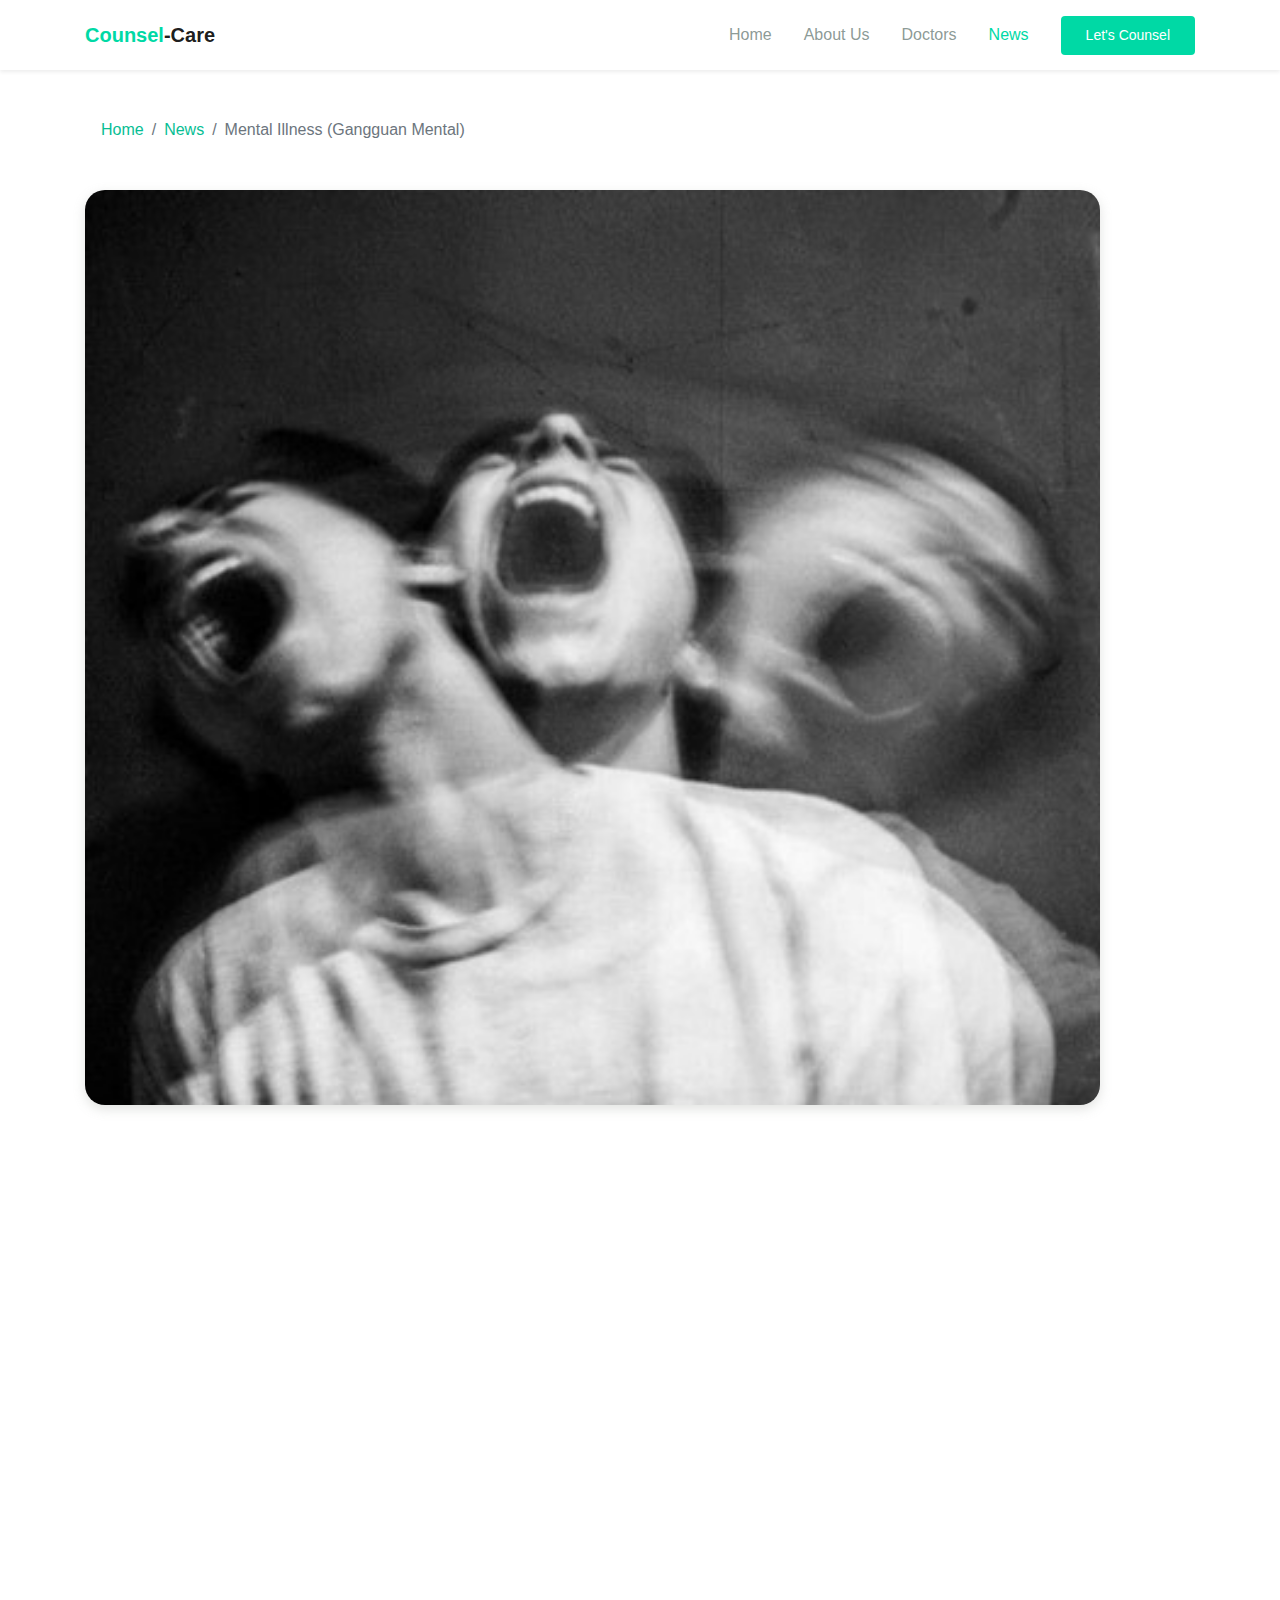
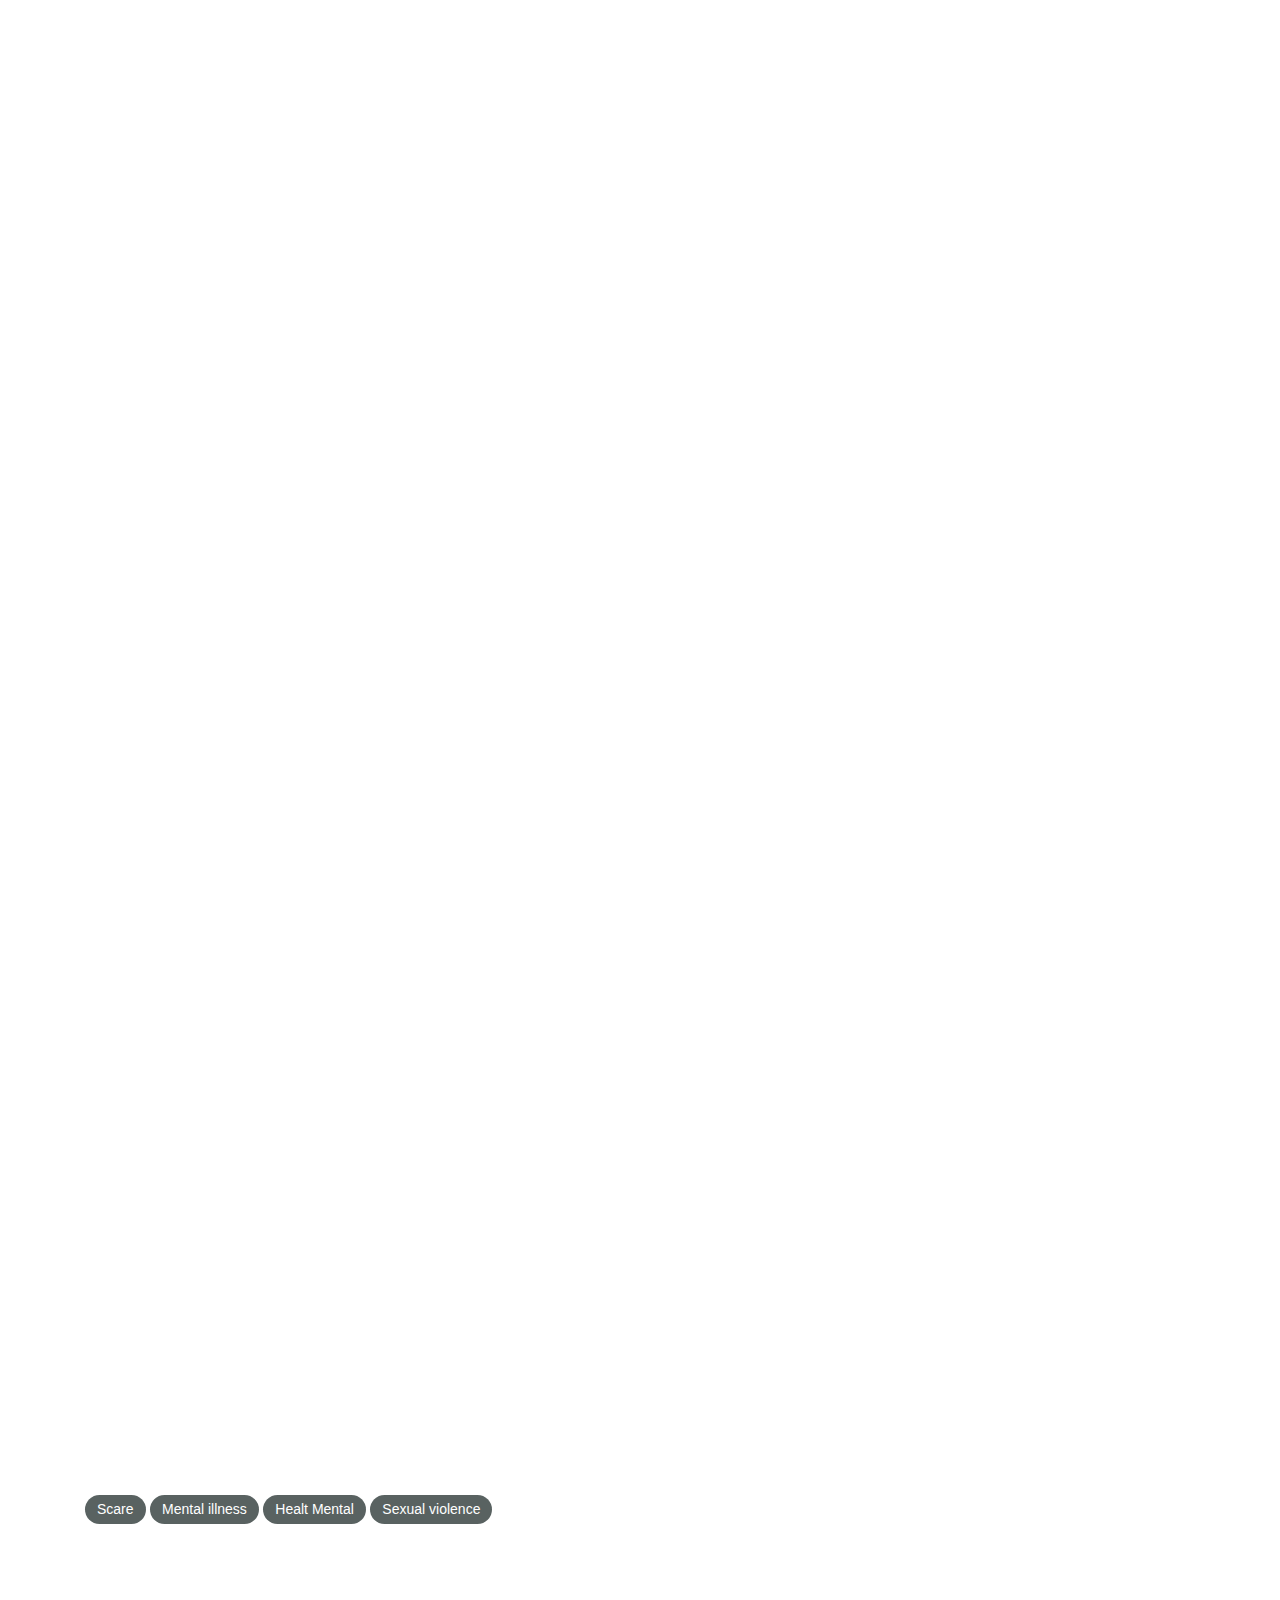
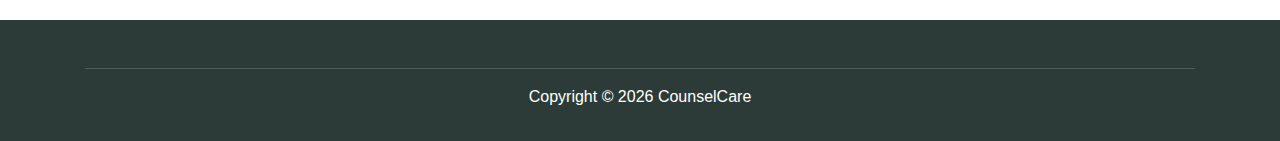
<file: blog_details/blog-details_5.html>
<!DOCTYPE html>
<html lang="en">
<head>
  <meta charset="UTF-8">
  <meta name="viewport" content="width=device-width, initial-scale=1.0">

  <meta http-equiv="X-UA-Compatible" content="ie=edge">

  <title>CounselCare</title>

  <link rel="stylesheet" href="../assets/css/maicons.css">

  <link rel="stylesheet" href="../assets/css/bootstrap.css">

  <link rel="stylesheet" href="../assets/vendor/owl-carousel/css/owl.carousel.css">

  <link rel="stylesheet" href="../assets/vendor/animate/animate.css">

  <link rel="stylesheet" href="../assets/css/theme.css">

  <link rel="stylesheet" href="../assets/css/style.css">
</head>
<body>

  <!-- Back to top button -->
  <div class="back-to-top"></div>

  <header>

    <nav class="navbar navbar-expand-lg navbar-light shadow-sm">
      <div class="container">
        <a class="navbar-brand" href="#"><span class="text-primary">Counsel</span>-Care</a>

        <button class="navbar-toggler" type="button" data-toggle="collapse" data-target="#navbarSupport" aria-controls="navbarSupport" aria-expanded="false" aria-label="Toggle navigation">
          <span class="navbar-toggler-icon"></span>
        </button>

        <div class="collapse navbar-collapse" id="navbarSupport">
          <ul class="navbar-nav ml-auto">
            <li class="nav-item">
              <a class="nav-link" href="../index.html">Home</a>
            </li>
            <li class="nav-item">
              <a class="nav-link" href="../about.html">About Us</a>
            </li>
            <li class="nav-item">
              <a class="nav-link" href="../doctors.html">Doctors</a>
            </li>
            <li class="nav-item active">
              <a class="nav-link" href="../blog.html">News</a>
            </li>
            <!-- <li class="nav-item">
              <a class="nav-link" href="../contact.html">Contact</a>
            </li> -->
            <li class="nav-item">
              <a class="btn btn-primary ml-lg-3" href="../doctors.html">Let's Counsel</a>
            </li>
          </ul>
        </div> <!-- .navbar-collapse -->
      </div> <!-- .container -->
    </nav>
  </header>

  <div class="page-section pt-5">
    <div class="container">
      <div class="row">
        <div class="col-lg-10">
          <nav aria-label="Breadcrumb">
            <ol class="breadcrumb bg-transparent py-0 mb-5">
              <li class="breadcrumb-item"><a href="../index.html">Home</a></li>
              <li class="breadcrumb-item"><a href="../blog.html">News</a></li>
              <li class="breadcrumb-item active" aria-current="page">Mental Illness (Gangguan Mental)</li>
            </ol>
          </nav>
        </div>
      </div> <!-- .row -->

      <div class="row">
        <div class="col-lg-11">
          <article class="blog-details">
            <div class="post-thumb">
              <img class="wow fadeInUp" src="../assets/img/blog/blog_5.jpg" alt="Pict_blog_5">
            </div>
            
            <h1 class="post-title h1 wow fadeInRight">Mental Illness (Gangguan Mental)</h1>
          <div class="post-content col-lg-12" style="text-align: justify; color: black;">
            
            <p class="wow fadeInUp">Mental illness (mental disorder), disebut juga dengan gangguan mental atau jiwa, adalah kondisi kesehatan yang memengaruhi pemikiran, perasaan, perilaku, suasana hati, 
              atau kombinasi di antaranya. Disebut juga sebagai penyakit mental, gangguan ini dapat terjadi sesekali atau berlangsung dalam waktu yang lama (kronis), baik dari tingkat ringan 
              hingga parah. Gangguan kejiwaan dapat memengaruhi kemampuan seseorang dalam menjalani kehidupan sehari-hari, termasuk dalam berkegiatan sosial, bekerja, hingga menjalani hubungan 
              dengan keluarga. Meski rumit, gangguan kesehatan mental termasuk penyakit yang dapat diobati. Bahkan, sebagian besar pengidapnya masih dapat menjalani kehidupan sehari-hari.</p>
            
              <h2 class="mt-3 wow fadeInRight" style="text-transform: capitalize; text-align: center;">Jenis mental illness (gangguan mental)</h2>
              <p class="wow fadeInUp">
                Ada lebih dari 200 jenis penyakit mental yang telah diketahui, masing-masing dengan gejala dan tingkat keparahan yang beragam. 
                Dari semuanya, berikut adalah beberapa contoh yang paling umum.
              </p>
            <div class="row">
              <div class="col-lg-6 mt-3">
                <ol class="wow fadeInUp">
                  <li>
                    <b>Gangguan Depresi</b>
                    <p>
                      Depresi adalah gangguan mental yang ditandai dengan kesedihan yang berlarut-larut hingga menimbulkan perasaan putus asa, tidak berharga, tidak termotivasi, 
                      hingga keluhan fisik yang tidak jelas penyebabnya. Depresi sebenarnya merupakan bagian dari mood disorder, yakni sekelompok gangguan mental yang memengaruhi suasana hati dan emosi 
                      seseorang. Gangguan depresi sendiri terbagi menjadi beberapa jenis, di antaranya depresi musiman, depresi atipikal, dan gangguan depresi persisten.
                    </p>
                  </li>
                  <li>
                    <b>Gangguan Bipolar</b>
                    <p>
                      Gangguan bipolar adalah penyakit mental yang ditandai dengan perubahan suasana hati secara drastis. Perubahan ini bisa terjadi dari sangat bahagia menjadi sangat sedih dan putus asa. 
                      Seperti depresi, gangguan bipolar juga termasuk ke dalam gangguan mood. Terdapat gangguan bipolar tipe 1, tipe 2, dan kombinasi antara keduanya.
                    </p>
                  </li>
                  <li>
                    <b>Gangguan makan</b>
                    <p>
                      Gangguan makan adalah masalah mental yang melibatkan pikiran Anda tentang makanan dan perilaku makan. Ia terkait dengan kecemasan atau kekhawatiran berlebih terhadap berat dan bentuk tubuh. 
                      Jenis gangguan makan yang paling umum yakni anoreksia nervosa, bulimia nervosa, dan binge-eating disorder.
                    </p>
                  </li>
                </ol>
              </div>
              <div class="col-lg-6 mt-3">
                <ol start="4" class="wow fadeInUp">
                  <li>
                    <b>Gangguan Kecemasan</b>
                    <p>
                      Gangguan kecemasan adalah perasan cemas yang sangat kuat, berlebihan, serta berlangsung lama dan bisa memburuk seiring waktu hingga terasa sangat membebani. 
                      Jenis gangguan ini meliputi serangan panik, gangguan obsesif-kompulsif (OCD), gangguan kecemasan sosial, dan fobia.
                    </p>
                  </li>
                  <li>
                    <b>Gangguan Stress Pascatrauma (PTSD)</b>
                    <p>
                      Gangguan stres pascatrauma (PTSD) adalah gangguan kesehatan mental yang terjadi setelah seseorang mengalami atau melihat peristiwa traumatis. 
                      Peristiwa ini bisa berupa kejadian yang mengancam jiwa, seperti bencana alam, kecelakaan mobil, atau kekerasan seksual, atau pengalaman lain yang menimbulkan trauma.
                    </p>
                  </li>
                  <li>
                    <b>Gangguan Psikologis</b>
                    <p>
                      Gangguan psikosis adalah tipe mental disorder parah yang menyebabkan pemikiran dan persepsi yang tidak wajar. 
                      Kondisi ini ditandai dengan delusi dan halusinasi pada pengidapnya. Adapun skizofrenia merupakan salah satu jenis gangguan psikosis yang umum terjadi.
                    </p>
                  </li>
                  <li>
                    <b>Gangguan Disosiatif</b>
                    <p>
                      Gangguan disosiatif adalah gangguan mental yang ditandai dengan ketidaksesuaian antara ingatan, identitas, emosi, perilaku, dan persepsi terhadap diri sendiri.
                    </p>
                  </li>
                </ol>
              </div>
            </div>
            <div class="row">
              <div class="col-lg-6 mt-3">
                <h3 class="wow fadeInRight" style="text-transform: capitalize;">faktor resiko mental illness</h3>
              <p class="wow fadeInUp">
                Walaupun penyakit mental dapat menyerang siapa saja, berikut adalah beberapa faktor yang bisa meningkatkan risikonya.
              </p>
              <ol class="wow fadeInUp">
                <li>
                  Dilahirkan dengan kelainan pada otak atau mengalami kerusakan otak akibat cedera serius. 
                </li>
                <li>
                  Memiliki anggota keluarga atau keluarga dengan gangguan mental.
                </li>
                <li>
                  Memiliki kondisi medis kronis, seperti kanker.
                </li>
                <li>
                  Memiliki pekerjaan yang memicu stres, seperti dokter dan pengusaha.
                </li>
                <li>
                  Memiliki masalah pada masa kanak-kanak atau masalah gaya hidup.
                </li>
                <li>
                  Mengalami kegagalan dalam hidup, seperti sekolah atau kehidupan kerja.
                </li>
                <li>
                  Menyalahgunakan alkohol atau narkoba.
                </li>
                Pernah mengalami penyakit mental sebelumnya.
              </ol>
              </div>
              <div class="col-lg-6 mt-3">
                <h3 class="wow fadeInRight" style="text-transform: capitalize;">Diagnosis untuk gangguan mental</h3>
                <p class="wow fadeInUp">
                  Meskipun umum, gangguan mental harus didiagnosis oleh dokter. Untuk mendiagnosis kesehatan mental, dokter dapat melakukan berbagai upaya berikut.
                </p>
                <ol class="wow fadeInUp">
                  <li>
                    Menanyakan perasaan Anda beserta gejala yang Anda alami.
                  </li>
                  <li>
                    Menanyakan informasi seputar riwayat kesehatan keluarga.
                  </li>
                  <li>
                    Melakukan pemeriksaan fisik lengkap untuk mengesampingkan masalah fisik yang mungkin menjadi penyebab gejala Anda.
                  </li>
                  <li>
                    Melakukan tes atau pemeriksaan diagnostik lain, seperti cek fungsi tiroid atau skrining alkohol dan obat-obatan, 
                    untuk memastikan apakah gejala Anda disebabkan oleh kondisi medis lainnya.
                  </li>
                  <li>
                    Melakukan evaluasi psikologis dengan mengajukan berbagai pertanyaan tentang pikiran, perasaan, dan perilaku Anda.
                  </li>
                </ol>
              </div>
            </div>
            
          </div>
            <div class="post-tags">
              <a href="#" class="tag-link">Scare</a>
              <a href="#" class="tag-link">Mental illness</a>
              <a href="#" class="tag-link">Healt Mental</a>
              <a href="#" class="tag-link">Sexual violence</a>
            </div>
          </article> <!-- .blog-details -->
        </div>
      </div> <!-- .row -->
    </div> <!-- .container -->
  </div> <!-- .page-section -->

  <footer class="page-footer">
    <div class="container foot">
      <hr>
      <p class="text-center">Copyright &copy; <span id="copyright-year"></span> CounselCare</p>
    </div>
  </footer> <!-- .page-footer -->

  <script src="../assets/js/jquery-3.5.1.min.js"></script>

  <script src="../assets/js/bootstrap.bundle.min.js"></script>
  
  <script src="../assets/vendor/owl-carousel/js/owl.carousel.min.js"></script>
  
  <script src="../assets/vendor/wow/wow.min.js"></script>
  
  <script src="../assets/js/theme.js"></script>

  <script src="../assets/js/style.js"></script>
  
</body>
</html>
</file>
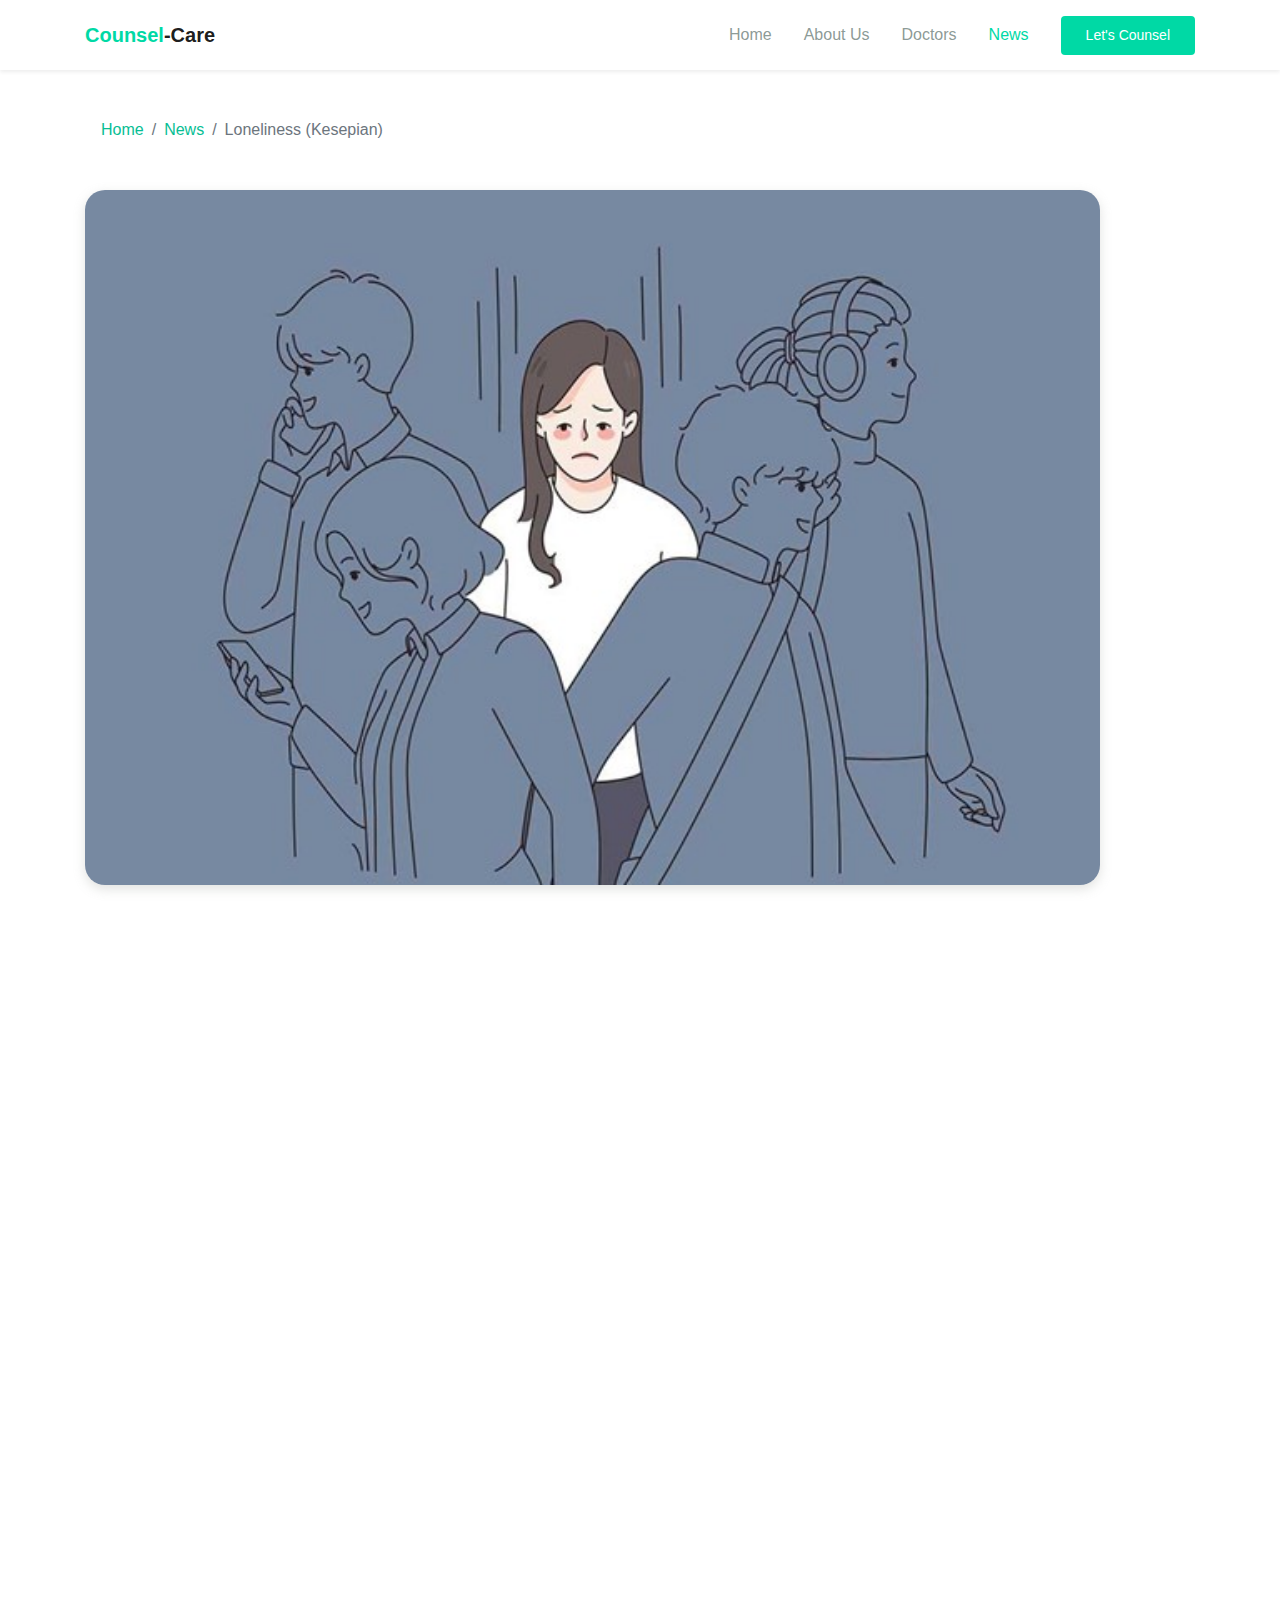
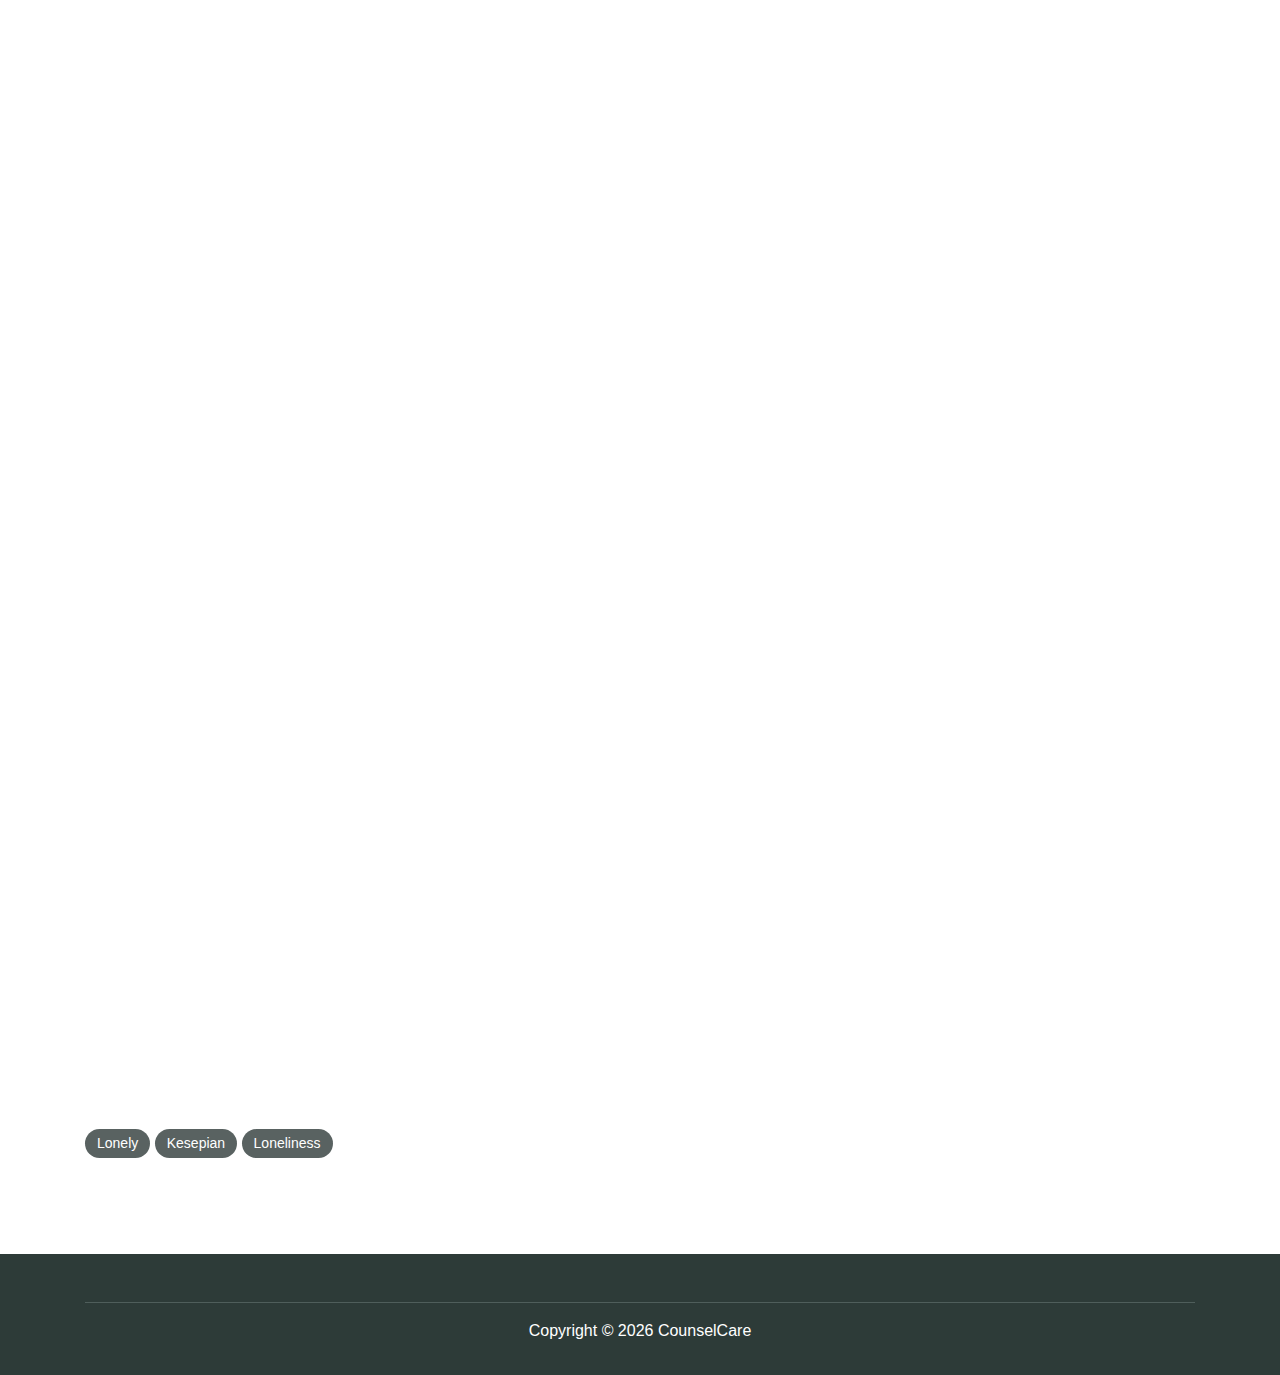
<file: blog_details/blog-details_6.html>
<!DOCTYPE html>
<html lang="en">
<head>
  <meta charset="UTF-8">
  <meta name="viewport" content="width=device-width, initial-scale=1.0">

  <meta http-equiv="X-UA-Compatible" content="ie=edge">

  <title>CounselCare</title>

  <link rel="stylesheet" href="../assets/css/maicons.css">

  <link rel="stylesheet" href="../assets/css/bootstrap.css">

  <link rel="stylesheet" href="../assets/vendor/owl-carousel/css/owl.carousel.css">

  <link rel="stylesheet" href="../assets/vendor/animate/animate.css">

  <link rel="stylesheet" href="../assets/css/theme.css">

  <link rel="stylesheet" href="../assets/css/style.css">
</head>
<body>

  <!-- Back to top button -->
  <div class="back-to-top"></div>

  <header>

    <nav class="navbar navbar-expand-lg navbar-light shadow-sm">
      <div class="container">
        <a class="navbar-brand" href="#"><span class="text-primary">Counsel</span>-Care</a>

        <button class="navbar-toggler" type="button" data-toggle="collapse" data-target="#navbarSupport" aria-controls="navbarSupport" aria-expanded="false" aria-label="Toggle navigation">
          <span class="navbar-toggler-icon"></span>
        </button>

        <div class="collapse navbar-collapse" id="navbarSupport">
          <ul class="navbar-nav ml-auto">
            <li class="nav-item">
              <a class="nav-link" href="../index.html">Home</a>
            </li>
            <li class="nav-item">
              <a class="nav-link" href="../about.html">About Us</a>
            </li>
            <li class="nav-item">
              <a class="nav-link" href="../doctors.html">Doctors</a>
            </li>
            <li class="nav-item active">
              <a class="nav-link" href="../blog.html">News</a>
            </li>
            <!-- <li class="nav-item">
              <a class="nav-link" href="../contact.html">Contact</a>
            </li> -->
            <li class="nav-item">
              <a class="btn btn-primary ml-lg-3" href="../doctors.html">Let's Counsel</a>
            </li>
          </ul>
        </div> <!-- .navbar-collapse -->
      </div> <!-- .container -->
    </nav>
  </header>

  <div class="page-section pt-5">
    <div class="container">
      <div class="row">
        <div class="col-lg-10">
          <nav aria-label="Breadcrumb">
            <ol class="breadcrumb bg-transparent py-0 mb-5">
              <li class="breadcrumb-item"><a href="../index.html">Home</a></li>
              <li class="breadcrumb-item"><a href="../blog.html">News</a></li>
              <li class="breadcrumb-item active" aria-current="page">Loneliness (Kesepian)</li>
            </ol>
          </nav>
        </div>
      </div> <!-- .row -->

      <div class="row">
        <div class="col-lg-11">
          <article class="blog-details">
            <div class="post-thumb">
              <img class="wow fadeInUp" src="../assets/img/blog/blog_6.jpg" alt="Pict_blog_6">
            </div>
            
            <h1 class="post-title h1 wow fadeInRight">Loneliness (Kesepian)</h1>
          <div class="post-content col-lg-12" style="text-align: justify; color: black;">
            
            <p class="wow fadeInUp">Kesepian adalah perasaan terisolasi atau kekurangan hubungan emosional dan sosial dengan orang lain. 
              Ini adalah pengalaman subjektif yang muncul ketika seseorang merasa tidak terhubung secara mendalam dengan lingkungan sosialnya atau merasa kurangnya dukungan sosial. 
              Kesepian bisa terjadi meskipun seseorang berada di tengah-tengah banyak orang atau memiliki hubungan sosial yang terlihat baik. 
              Perasaan kesepian dapat memiliki dampak yang signifikan pada kesejahteraan mental dan fisik seseorang. Ini bisa muncul karena berbagai alasan, termasuk perubahan hidup, 
              kehilangan hubungan, isolasi sosial, atau ketidaksesuaian sosial. Kesepian dapat dialami oleh siapa saja, tidak terbatas pada faktor usia, gender, atau latar belakang sosial.</p>
            
              <h2 class="mt-3 wow fadeInRight text-center" style="text-transform: capitalize;">Beberapa faktor yang dapat menyebabkan kesepian meliputi</h2>
              <ol class="wow fadeInUp">
                <li>
                  <b>Perubahan hidup</b>
                  <p>
                    Perubahan hidup yang signifikan, seperti pindah ke kota baru, kehilangan pekerjaan, atau kehilangan orang yang dicintai, dapat menyebabkan kesepian. 
                    Perubahan hidup yang tidak diinginkan dapat mengganggu rutinitas dan mengubah hubungan sosial seseorang, yang dapat menyebabkan kesepian.
                  </p>
                </li>
                <li>
                  <b>Kehilangan hubungan</b>
                  <p>
                    Kehilangan hubungan dapat menyebabkan kesepian. Ini dapat terjadi ketika seseorang mengalami perpisahan, perceraian, atau kematian pasangan. 
                    Kehilangan hubungan dapat menyebabkan perasaan kesepian karena seseorang kehilangan orang yang dekat dengannya dan mengalami perubahan dalam rutinitas dan hubungan sosialnya.
                  </p>
                </li>
                <li>
                  <b>Isolasi sosial</b>
                  <p>
                    Isolasi sosial adalah kondisi ketika seseorang tidak memiliki hubungan sosial yang memadai dengan orang lain. 
                    Ini dapat terjadi karena berbagai alasan, termasuk keadaan fisik, seperti cacat atau penyakit, atau faktor psikologis, seperti depresi atau kecemasan sosial.
                  </p>
                </li>
                <li>
                  <b>Ketidaksesuaian sosial</b>
                  <p>
                    Ketidaksesuaian sosial adalah kondisi ketika seseorang merasa tidak nyaman atau tidak cocok dengan lingkungan sosialnya. 
                    Ini dapat terjadi ketika seseorang merasa tidak dapat berinteraksi dengan orang lain atau tidak dapat memenuhi harapan sosial tertentu.
                  </p>
                </li>
                <li>
                  <b>Teknologi dan Koneksi Digital</b>
                  <p>
                    Meskipun terhubung secara digital, seseorang dapat merasa kesepian jika kurangnya interaksi langsung atau hubungan yang mendalam.
                  </p>
                </li>
                <li>
                  <b>Tantangan Kesehatan Mental</b>
                  <p>
                    Beberapa kondisi kesehatan mental, seperti depresi atau kecemasan sosial, dapat meningkatkan risiko kesepian.
                  </p>
                </li>
              </ol>
            <div class="row">
              <div class="col-lg mt-3">
                <h2 class="wow fadeInRight text-center">Bagaimana Mengatasi Kesepian?</h2>
                <ol class="wow fadeInUp">
                  <li>
                    <b>Cari Interaksi Sosial</b>
                    <p>
                      Ikuti kegiatan sosial, bergabung dengan kelompok atau komunitas yang memiliki minat yang sama, atau rencanakan pertemuan dengan teman-teman.
                    </p>
                  </li>
                  <li>
                    <b>Buat Koneksi Baru</b>
                    <p>
                      Jangan takut untuk mengenali orang baru dan membangun hubungan. Terkadang, memperluas lingkaran sosial dapat membantu mengatasi kesepian.
                    </p>
                  </li>
                  <li>
                    <b>Manfaatkan Teknologi</b>
                    <p>
                      Gunakan media sosial dan teknologi untuk menjaga hubungan dengan teman-teman dan keluarga, tetapi juga usahakan untuk menghabiskan waktu secara langsung dengan orang-orang di sekitar.
                    </p>
                  </li>
                  <li>
                    <b>Tingkatankan Keterampilan Sosial</b>
                    <p>
                      Pelajari keterampilan sosial untuk membangun hubungan yang lebih kuat dan lebih dalam.
                    </p>
                  </li>
                  <li>
                    <b>Aktivitas yang Meningkatkan Kesejahteraan Emosional</b>
                    <p>
                      Lakukan kegiatan yang menyenangkan dan bermanfaat bagi diri sendiri, seperti berolahraga, mengejar hobi, atau relaksasi.
                    </p>
                  </li>
                  <li>
                    <b>Cari Bantuan Profesional</b>
                    <p>
                      Jika kesepian Anda terkait dengan masalah kesehatan mental atau kesulitan antarpribadi, pertimbangkan untuk mencari dukungan dari seorang konselor atau terapis.
                    </p>
                  </li>
                </ol>
              </div>
            </div>
            
          </div>
            <div class="post-tags">
              <a href="#" class="tag-link">Lonely</a>
              <a href="#" class="tag-link">Kesepian</a>
              <a href="#" class="tag-link">Loneliness</a>
            </div>
          </article> <!-- .blog-details -->
        </div>
      </div> <!-- .row -->
    </div> <!-- .container -->
  </div> <!-- .page-section -->

  <footer class="page-footer">
    <div class="container foot">
      <hr>
      <p class="text-center">Copyright &copy; <span id="copyright-year"></span> CounselCare</p>
    </div>
  </footer> <!-- .page-footer -->

  <script src="../assets/js/jquery-3.5.1.min.js"></script>

  <script src="../assets/js/bootstrap.bundle.min.js"></script>
  
  <script src="../assets/vendor/owl-carousel/js/owl.carousel.min.js"></script>
  
  <script src="../assets/vendor/wow/wow.min.js"></script>
  
  <script src="../assets/js/theme.js"></script>

  <script src="../assets/js/style.js"></script>
  
</body>
</html>
</file>
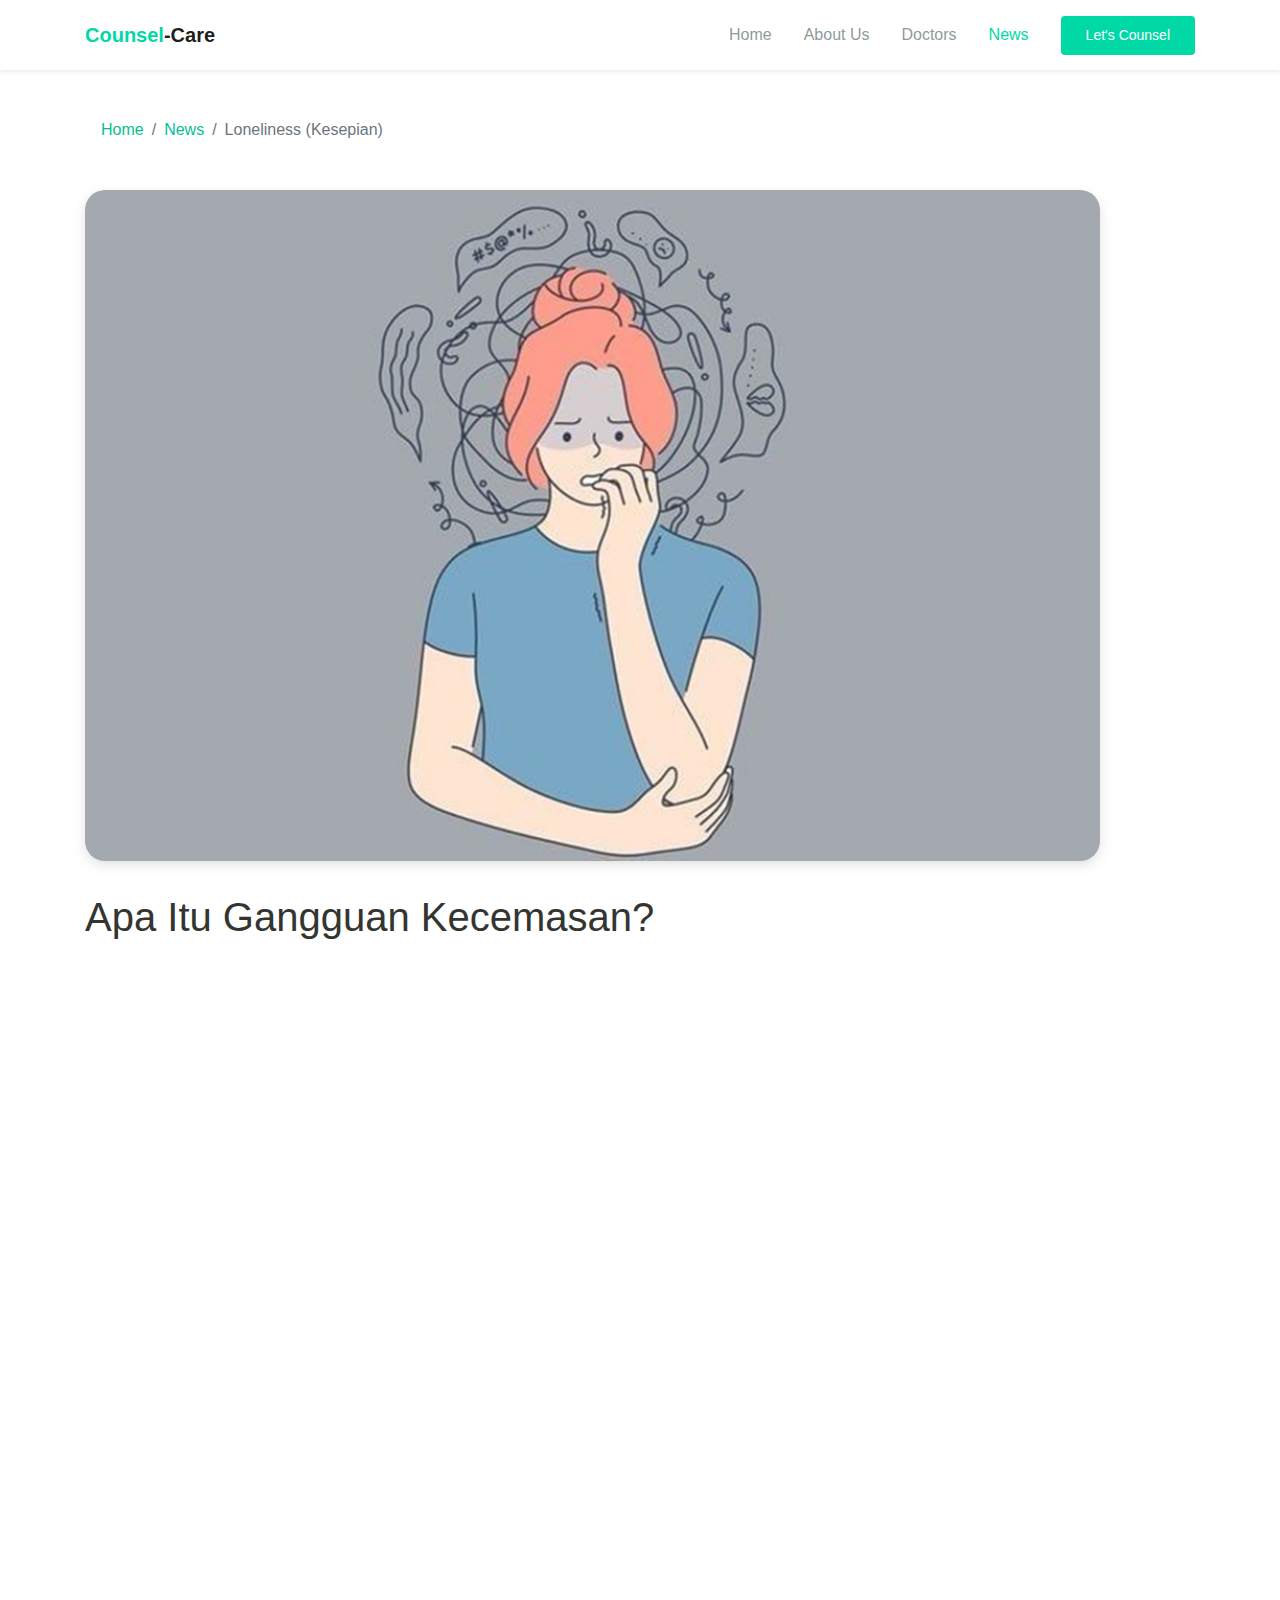
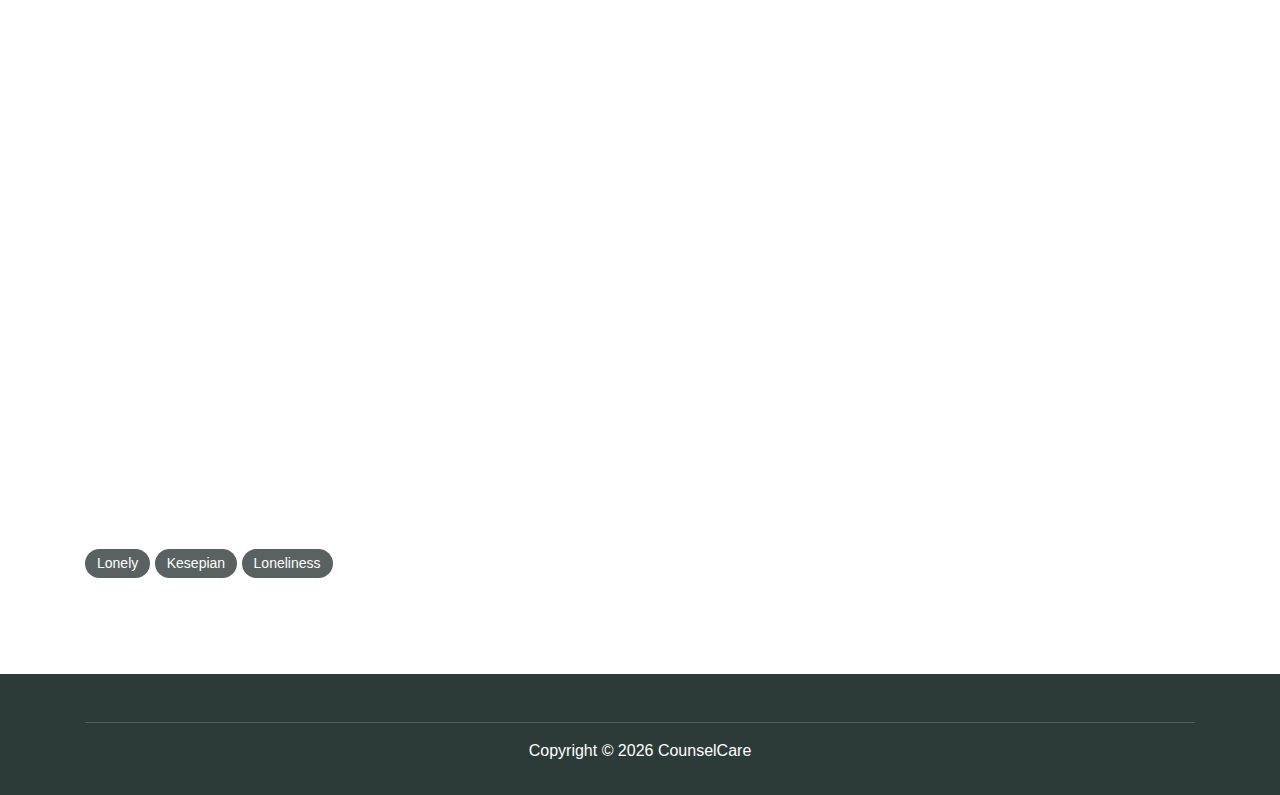
<file: blog_details/blog-details_7.html>
<!DOCTYPE html>
<html lang="en">
<head>
  <meta charset="UTF-8">
  <meta name="viewport" content="width=device-width, initial-scale=1.0">

  <meta http-equiv="X-UA-Compatible" content="ie=edge">

  <title>CounselCare</title>

  <link rel="stylesheet" href="../assets/css/maicons.css">

  <link rel="stylesheet" href="../assets/css/bootstrap.css">

  <link rel="stylesheet" href="../assets/vendor/owl-carousel/css/owl.carousel.css">

  <link rel="stylesheet" href="../assets/vendor/animate/animate.css">

  <link rel="stylesheet" href="../assets/css/theme.css">

  <link rel="stylesheet" href="../assets/css/style.css">
</head>
<body>

  <!-- Back to top button -->
  <div class="back-to-top"></div>

  <header>

    <nav class="navbar navbar-expand-lg navbar-light shadow-sm">
      <div class="container">
        <a class="navbar-brand" href="#"><span class="text-primary">Counsel</span>-Care</a>

        <button class="navbar-toggler" type="button" data-toggle="collapse" data-target="#navbarSupport" aria-controls="navbarSupport" aria-expanded="false" aria-label="Toggle navigation">
          <span class="navbar-toggler-icon"></span>
        </button>

        <div class="collapse navbar-collapse" id="navbarSupport">
          <ul class="navbar-nav ml-auto">
            <li class="nav-item">
              <a class="nav-link" href="../index.html">Home</a>
            </li>
            <li class="nav-item">
              <a class="nav-link" href="../about.html">About Us</a>
            </li>
            <li class="nav-item">
              <a class="nav-link" href="../doctors.html">Doctors</a>
            </li>
            <li class="nav-item active">
              <a class="nav-link" href="../blog.html">News</a>
            </li>
            <!-- <li class="nav-item">
              <a class="nav-link" href="../contact.html">Contact</a>
            </li> -->
            <li class="nav-item">
              <a class="btn btn-primary ml-lg-3" href="../doctors.html">Let's Counsel</a>
            </li>
          </ul>
        </div> <!-- .navbar-collapse -->
      </div> <!-- .container -->
    </nav>
  </header>

  <div class="page-section pt-5">
    <div class="container">
      <div class="row">
        <div class="col-lg-10">
          <nav aria-label="Breadcrumb">
            <ol class="breadcrumb bg-transparent py-0 mb-5">
              <li class="breadcrumb-item"><a href="../index.html">Home</a></li>
              <li class="breadcrumb-item"><a href="../blog.html">News</a></li>
              <li class="breadcrumb-item active" aria-current="page">Loneliness (Kesepian)</li>
            </ol>
          </nav>
        </div>
      </div> <!-- .row -->

      <div class="row">
        <div class="col-lg-11">
          <article class="blog-details">
            <div class="post-thumb">
              <img class="wow fadeInUp" src="../assets/img/blog/blog_7.png" alt="Pict_blog_6">
            </div>
            
            <h1 class="post-title h1 wow fadeInRight">Apa Itu Gangguan Kecemasan?</h1>
          <div class="post-content col-lg-12" style="text-align: justify; color: black;">
            
            <p class="wow fadeInUp">Cemas atau anxiety adalah perasaan gugup atau gelisah. Biasanya orang akan mengalami rasa cemas ketika berhadapan dengan situasi tertentu, 
              seperti sebelum wawancara kerja, sebelum ujian, saat harus mengambil keputusan penting, atau ketika menunggu hasil pemeriksaan dokter. 
              Rasa cemas merupakan reaksi alami tubuh terhadap stress, yang sebenarnya bermanfaat untuk membuat kita menjadi lebih berhati-hati dan waspada. Namun, 
              rasa cemas bisa menjadi tidak sehat jika muncul secara berlebihan, sulit dikontrol, atau sampai mengganggu aktivitas sehari-hari. Kondisi ini disebut sebagai gangguan kecemasan.</p>
              <p class="wow fadeInUp">
                Gejala awal gangguan kecemasan yang dirasakan penderitanya adalah perasaan gugup hingga jantung berdegup kencang. 
                Kemudian, tubuh dan pikiran Anda sulit untuk mengendalikan emosi saat menghadapi suatu objek. Ketakutan dan kekhawatiran itu bisa membuat Anda untuk memiliki serangan panik (panic attack). 
                Berikut adalah gejala umum dari gangguan kecemasan:
              </p>
            
              <ul class="wow fadeInUp" style="text-transform: capitalize;">
                <li>
                  <b>kecemasan yang sulit dikontrol</b>
                  
                </li>
                <li>
                  <b>gelisah dan panik</b>
                  
                </li>
                <li>
                  <b>kelelahan, akan tetapi sulit tidur</b>
                  
                </li>
                <li>
                  <b>sulit berkonsentrasi</b>
                  
                </li>
                <li>
                  <b>mudah marah dan terpancing emosi</b>
                  
                </li>
                <li>
                  <b>rasa sakit dan nyeri pada tubuh</b>
                  
                </li>
                <li>
                  <b>otot yegang, mual, mulut kering</b>
                  
                </li>
                <li>
                  <b>tangan dan kaki kesemutan serta berkeringat</b>
                  
                </li>
                <li>
                  <b>memikirkan dan melakikan perenungan tiada henti</b>
                  
                </li>
              </ul>

              <p class="wow fadeInUp">
                Penyebab anxiety disorder sampai saat ini belum benar-benar diketahui secara pasti. Meskipun begitu, 
                berikut adalah beberapa faktor yang diduga berperan besar dalam menimbulkan gangguan kecemasan.
              </p>

              <ol type="A" class="wow fadeInUp">
                <li>
                  <b>Faktor Genetik</b>
                  <p>
                    Para ahli meyakini bahwa salah satu penyebab gangguan kecemasan ialah faktor genetik. 
                    Jadi, jika Anda memiliki anggota keluarga yang mengalami gangguan kecemasan, Anda berisiko untuk mengalaminya juga.
                  </p>
                </li>
                <li>
                  <b>Faktor Traumatis</b>
                  <p>
                    Kejadian traumatis di masa lalu dan stres jangka panjang juga bisa menjadi penyebab seseorang mengalami gangguan kecemasan kronis.
                  </p>
                </li>
                <li>
                  <b>
                    Kondisi Medis dan Masalah Kesehatan Mental Tertentu
                  </b>
                  <p>
                    Beberapa kondisi medis yang dapat dikaitkan dengan gangguan kecemasan termasuk :
                  </p>
                    <div class="row">
                      <div class="col-lg-6 wow fadeInUp">
                        <ol style="text-transform: capitalize;">
                          <li>
                            penyakit jantung
                          </li>
                          <li>
                            diabetes
                          </li>
                          <li>
                            gangguan tiroid
                          </li>
                          <li>
                            gangguan pernapasan
                          </li>
                          <li>
                            penyalahguaan obat-obatan/narkoba
                          </li>
                        </ol>
                      </div>

                      <div class="col-lg-6 wow fadeInRight">
                        <ol start="6" style="text-transform: capitalize;">
                          <li>
                            kecanduan alkohol
                          </li>
                          <li>
                            nyeri kronis atau sindrom iritasi usus
                          </li>
                          <li>
                            tumor langka yang dapat memicu produksi hormon adrenalin atau hormon tertentu
                          </li>
                          <li>
                            lainnya.
                          </li>
                        </ol>
                      </div>
                    </div>
                </li>
              </ol>
            
          </div>
            <div class="post-tags">
              <a href="#" class="tag-link">Lonely</a>
              <a href="#" class="tag-link">Kesepian</a>
              <a href="#" class="tag-link">Loneliness</a>
            </div>
          </article> <!-- .blog-details -->
        </div>
      </div> <!-- .row -->
    </div> <!-- .container -->
  </div> <!-- .page-section -->

  <footer class="page-footer">
    <div class="container foot">
      <hr>
      <p class="text-center">Copyright &copy; <span id="copyright-year"></span> CounselCare</p>
    </div>
  </footer> <!-- .page-footer -->

  <script src="../assets/js/jquery-3.5.1.min.js"></script>

  <script src="../assets/js/bootstrap.bundle.min.js"></script>
  
  <script src="../assets/vendor/owl-carousel/js/owl.carousel.min.js"></script>
  
  <script src="../assets/vendor/wow/wow.min.js"></script>
  
  <script src="../assets/js/theme.js"></script>

  <script src="../assets/js/style.js"></script>
  
</body>
</html>
</file>
<file: assets/css/maicons.css>
@font-face {
  font-family: 'maicons';
  src:  url('../fonts/maicons.eot?c9nlkl');
  src:  url('../fonts/maicons.eot?c9nlkl#iefix') format('embedded-opentype'),
    url('../fonts/maicons.ttf?c9nlkl') format('truetype'),
    url('../fonts/maicons.woff?c9nlkl') format('woff'),
    url('../fonts/maicons.svg?c9nlkl#maicons') format('svg');
  font-weight: normal;
  font-style: normal;
  font-display: block;
}

[class^="mai-"], [class*=" mai-"] {
  /* use !important to prevent issues with browser extensions that change fonts */
  font-family: 'maicons' !important;
  speak: none;
  font-style: normal;
  font-weight: normal;
  font-variant: normal;
  text-transform: none;
  line-height: 1;

  /* Better Font Rendering =========== */
  -webkit-font-smoothing: antialiased;
  -moz-osx-font-smoothing: grayscale;
}

.mai-add:before {
  content: "\e900";
}
.mai-add-circle:before {
  content: "\e901";
}
.mai-add-circle-outline:before {
  content: "\e902";
}
.mai-airplane:before {
  content: "\e903";
}
.mai-airplane-outline:before {
  content: "\e904";
}
.mai-alarm:before {
  content: "\e905";
}
.mai-alarm-outline:before {
  content: "\e906";
}
.mai-albums:before {
  content: "\e907";
}
.mai-albums-outline:before {
  content: "\e908";
}
.mai-alert:before {
  content: "\e909";
}
.mai-alert-circle:before {
  content: "\e90a";
}
.mai-alert-circle-outline:before {
  content: "\e90b";
}
.mai-analytics:before {
  content: "\e90c";
}
.mai-analytics-outline:before {
  content: "\e90d";
}
.mai-aperture:before {
  content: "\e90e";
}
.mai-aperture-outline:before {
  content: "\e90f";
}
.mai-apps:before {
  content: "\e910";
}
.mai-apps-outline:before {
  content: "\e911";
}
.mai-archive:before {
  content: "\e912";
}
.mai-archive-outline:before {
  content: "\e913";
}
.mai-arrow-back:before {
  content: "\e914";
}
.mai-arrow-back-circle:before {
  content: "\e915";
}
.mai-arrow-back-circle-outline:before {
  content: "\e916";
}
.mai-arrow-down:before {
  content: "\e917";
}
.mai-arrow-down-circle:before {
  content: "\e918";
}
.mai-arrow-down-circle-outline:before {
  content: "\e919";
}
.mai-arrow-forward:before {
  content: "\e91a";
}
.mai-arrow-forward-circle:before {
  content: "\e91b";
}
.mai-arrow-forward-circle-outline:before {
  content: "\e91c";
}
.mai-arrow-redo:before {
  content: "\e91d";
}
.mai-arrow-redo-circle:before {
  content: "\e91e";
}
.mai-arrow-redo-circle-outline:before {
  content: "\e91f";
}
.mai-arrow-redo-outline:before {
  content: "\e920";
}
.mai-arrow-undo:before {
  content: "\e921";
}
.mai-arrow-undo-circle:before {
  content: "\e922";
}
.mai-arrow-undo-circle-outline:before {
  content: "\e923";
}
.mai-arrow-undo-outline:before {
  content: "\e924";
}
.mai-arrow-up:before {
  content: "\e925";
}
.mai-arrow-up-circle:before {
  content: "\e926";
}
.mai-arrow-up-circle-outline:before {
  content: "\e927";
}
.mai-at:before {
  content: "\e928";
}
.mai-at-circle:before {
  content: "\e929";
}
.mai-at-circle-outline:before {
  content: "\e92a";
}
.mai-attach:before {
  content: "\e92b";
}
.mai-attach-outline:before {
  content: "\e92c";
}
.mai-backspace:before {
  content: "\e92d";
}
.mai-backspace-outline:before {
  content: "\e92e";
}
.mai-bandage:before {
  content: "\e92f";
}
.mai-bandage-outline:before {
  content: "\e930";
}
.mai-bar-chart:before {
  content: "\e932";
}
.mai-bar-chart-outline:before {
  content: "\e933";
}
.mai-barbell:before {
  content: "\e931";
}
.mai-barcode:before {
  content: "\e934";
}
.mai-barcode-outline:before {
  content: "\e935";
}
.mai-baseball:before {
  content: "\e936";
}
.mai-baseball-outline:before {
  content: "\e937";
}
.mai-basket:before {
  content: "\e938";
}
.mai-basket-outline:before {
  content: "\e93b";
}
.mai-basketball:before {
  content: "\e939";
}
.mai-basketball-outline:before {
  content: "\e93a";
}
.mai-battery-charging:before {
  content: "\e93c";
}
.mai-battery-dead:before {
  content: "\e93d";
}
.mai-battery-full:before {
  content: "\e93e";
}
.mai-battery-half:before {
  content: "\e93f";
}
.mai-beaker:before {
  content: "\e940";
}
.mai-beaker-outline:before {
  content: "\e941";
}
.mai-bed:before {
  content: "\e942";
}
.mai-bed-outline:before {
  content: "\e943";
}
.mai-beer:before {
  content: "\e944";
}
.mai-beer-outline:before {
  content: "\e945";
}
.mai-bicycle:before {
  content: "\e946";
}
.mai-bluetooth:before {
  content: "\e947";
}
.mai-boat:before {
  content: "\e948";
}
.mai-boat-outline:before {
  content: "\e949";
}
.mai-body:before {
  content: "\e94a";
}
.mai-body-outline:before {
  content: "\e94b";
}
.mai-bonfire:before {
  content: "\e94c";
}
.mai-bonfire-outline:before {
  content: "\e94d";
}
.mai-book:before {
  content: "\e94e";
}
.mai-book-outline:before {
  content: "\e953";
}
.mai-bookmark:before {
  content: "\e94f";
}
.mai-bookmark-outline:before {
  content: "\e950";
}
.mai-bookmarks:before {
  content: "\e951";
}
.mai-bookmarks-outline:before {
  content: "\e952";
}
.mai-briefcase:before {
  content: "\e954";
}
.mai-briefcase-outline:before {
  content: "\e955";
}
.mai-browsers:before {
  content: "\e956";
}
.mai-browsers-outline:before {
  content: "\e957";
}
.mai-brush:before {
  content: "\e958";
}
.mai-brush-outline:before {
  content: "\e959";
}
.mai-bug:before {
  content: "\e95a";
}
.mai-bug-outline:before {
  content: "\e95b";
}
.mai-build:before {
  content: "\e95c";
}
.mai-build-outline:before {
  content: "\e95d";
}
.mai-bulb:before {
  content: "\e95e";
}
.mai-bulb-outline:before {
  content: "\e95f";
}
.mai-bus:before {
  content: "\e960";
}
.mai-bus-outline:before {
  content: "\e963";
}
.mai-business:before {
  content: "\e961";
}
.mai-business-outline:before {
  content: "\e962";
}
.mai-cafe:before {
  content: "\e964";
}
.mai-cafe-outline:before {
  content: "\e965";
}
.mai-calculator:before {
  content: "\e966";
}
.mai-calculator-outline:before {
  content: "\e967";
}
.mai-calendar:before {
  content: "\e968";
}
.mai-calendar-outline:before {
  content: "\e969";
}
.mai-call:before {
  content: "\e96a";
}
.mai-call-outline:before {
  content: "\e96b";
}
.mai-camera:before {
  content: "\e96c";
}
.mai-camera-outline:before {
  content: "\e96d";
}
.mai-camera-reverse:before {
  content: "\e96e";
}
.mai-camera-reverse-outline:before {
  content: "\e96f";
}
.mai-car:before {
  content: "\e970";
}
.mai-car-outline:before {
  content: "\e97f";
}
.mai-car-sport:before {
  content: "\e980";
}
.mai-car-sport-outline:before {
  content: "\e981";
}
.mai-card:before {
  content: "\e971";
}
.mai-card-outline:before {
  content: "\e972";
}
.mai-caret-back:before {
  content: "\e973";
}
.mai-caret-back-circle:before {
  content: "\e974";
}
.mai-caret-back-circle-outline:before {
  content: "\e975";
}
.mai-caret-down:before {
  content: "\e976";
}
.mai-caret-down-circle:before {
  content: "\e977";
}
.mai-caret-down-circle-outline:before {
  content: "\e978";
}
.mai-caret-forward:before {
  content: "\e979";
}
.mai-caret-forward-circle:before {
  content: "\e97a";
}
.mai-caret-forward-circle-outline:before {
  content: "\e97b";
}
.mai-caret-up:before {
  content: "\e97c";
}
.mai-caret-up-circle:before {
  content: "\e97d";
}
.mai-caret-up-circle-outline:before {
  content: "\e97e";
}
.mai-cart:before {
  content: "\e982";
}
.mai-cart-outline:before {
  content: "\e983";
}
.mai-cash:before {
  content: "\e984";
}
.mai-cash-outline:before {
  content: "\e985";
}
.mai-chatbox:before {
  content: "\e986";
}
.mai-chatbox-ellipses:before {
  content: "\e987";
}
.mai-chatbox-ellipses-outline:before {
  content: "\e988";
}
.mai-chatbox-outline:before {
  content: "\e989";
}
.mai-chatbubble:before {
  content: "\e98a";
}
.mai-chatbubble-ellipses:before {
  content: "\e98b";
}
.mai-chatbubble-ellipses-outline:before {
  content: "\e98c";
}
.mai-chatbubble-outline:before {
  content: "\e98d";
}
.mai-chatbubbles:before {
  content: "\e98e";
}
.mai-chatbubbles-outline:before {
  content: "\e98f";
}
.mai-checkbox:before {
  content: "\e990";
}
.mai-checkbox-outline:before {
  content: "\e991";
}
.mai-checkmark:before {
  content: "\e992";
}
.mai-checkmark-circle:before {
  content: "\e993";
}
.mai-checkmark-circle-outline:before {
  content: "\e994";
}
.mai-checkmark-done:before {
  content: "\e995";
}
.mai-checkmark-done-circle:before {
  content: "\e996";
}
.mai-checkmark-done-circle-outline:before {
  content: "\e997";
}
.mai-chevron-back:before {
  content: "\e998";
}
.mai-chevron-back-circle:before {
  content: "\e999";
}
.mai-chevron-back-circle-outline:before {
  content: "\e99a";
}
.mai-chevron-down:before {
  content: "\e99b";
}
.mai-chevron-down-circle:before {
  content: "\e99c";
}
.mai-chevron-down-circle-outline:before {
  content: "\e99d";
}
.mai-chevron-forward:before {
  content: "\e99e";
}
.mai-chevron-forward-circle:before {
  content: "\e99f";
}
.mai-chevron-forward-circle-outline:before {
  content: "\e9a0";
}
.mai-chevron-up:before {
  content: "\e9a1";
}
.mai-chevron-up-circle:before {
  content: "\e9a2";
}
.mai-chevron-up-circle-outline:before {
  content: "\e9a3";
}
.mai-clipboard:before {
  content: "\e9a4";
}
.mai-clipboard-outline:before {
  content: "\e9a5";
}
.mai-close:before {
  content: "\e9a6";
}
.mai-close-circle:before {
  content: "\e9a7";
}
.mai-close-circle-outline:before {
  content: "\e9a8";
}
.mai-cloud:before {
  content: "\e9a9";
}
.mai-cloud-circle:before {
  content: "\e9aa";
}
.mai-cloud-circle-outline:before {
  content: "\e9ab";
}
.mai-cloud-done:before {
  content: "\e9ac";
}
.mai-cloud-done-outline:before {
  content: "\e9ad";
}
.mai-cloud-download:before {
  content: "\e9ae";
}
.mai-cloud-download-outline:before {
  content: "\e9af";
}
.mai-cloud-offline:before {
  content: "\e9b0";
}
.mai-cloud-offline-outline:before {
  content: "\e9b1";
}
.mai-cloud-outline:before {
  content: "\e9b2";
}
.mai-cloud-upload:before {
  content: "\e9b3";
}
.mai-cloud-upload-outline:before {
  content: "\e9b4";
}
.mai-cloudy:before {
  content: "\e9b5";
}
.mai-cloudy-night:before {
  content: "\e9b6";
}
.mai-cloudy-night-outline:before {
  content: "\e9b7";
}
.mai-cloudy-outline:before {
  content: "\e9b8";
}
.mai-code:before {
  content: "\e9b9";
}
.mai-code-download:before {
  content: "\e9ba";
}
.mai-code-slash:before {
  content: "\e9bb";
}
.mai-code-working:before {
  content: "\e9bc";
}
.mai-cog:before {
  content: "\e9bd";
}
.mai-color-fill:before {
  content: "\e9be";
}
.mai-color-fill-outline:before {
  content: "\e9bf";
}
.mai-color-filter:before {
  content: "\e9c0";
}
.mai-color-filter-outline:before {
  content: "\e9c1";
}
.mai-color-palette:before {
  content: "\e9c2";
}
.mai-color-palette-outline:before {
  content: "\e9c3";
}
.mai-color-wand:before {
  content: "\e9c4";
}
.mai-color-wand-outline:before {
  content: "\e9c5";
}
.mai-compass:before {
  content: "\e9c6";
}
.mai-compass-outline:before {
  content: "\e9c7";
}
.mai-construct:before {
  content: "\e9c8";
}
.mai-construct-outline:before {
  content: "\e9c9";
}
.mai-contract:before {
  content: "\e9ca";
}
.mai-contrast:before {
  content: "\e9cb";
}
.mai-copy:before {
  content: "\e9cc";
}
.mai-copy-outline:before {
  content: "\e9cd";
}
.mai-create:before {
  content: "\e9ce";
}
.mai-create-outline:before {
  content: "\e9cf";
}
.mai-crop:before {
  content: "\e9d0";
}
.mai-cube:before {
  content: "\e9d1";
}
.mai-cube-outline:before {
  content: "\e9d2";
}
.mai-cut:before {
  content: "\e9d3";
}
.mai-desktop:before {
  content: "\e9d4";
}
.mai-desktop-outline:before {
  content: "\e9d5";
}
.mai-disc:before {
  content: "\e9d6";
}
.mai-disc-outline:before {
  content: "\e9d7";
}
.mai-document:before {
  content: "\e9d8";
}
.mai-document-outline:before {
  content: "\e9d9";
}
.mai-document-text:before {
  content: "\e9dc";
}
.mai-document-text-outline:before {
  content: "\e9dd";
}
.mai-documents:before {
  content: "\e9da";
}
.mai-documents-outline:before {
  content: "\e9db";
}
.mai-download:before {
  content: "\e9de";
}
.mai-download-outline:before {
  content: "\e9df";
}
.mai-duplicate:before {
  content: "\e9e0";
}
.mai-duplicate-outline:before {
  content: "\e9e1";
}
.mai-ear:before {
  content: "\e9e2";
}
.mai-ear-outline:before {
  content: "\e9e3";
}
.mai-earth:before {
  content: "\e9e4";
}
.mai-earth-outline:before {
  content: "\e9e5";
}
.mai-easel:before {
  content: "\e9e6";
}
.mai-easel-outline:before {
  content: "\e9e7";
}
.mai-egg:before {
  content: "\e9e8";
}
.mai-egg-outline:before {
  content: "\e9e9";
}
.mai-ellipse:before {
  content: "\e9ea";
}
.mai-ellipse-outline:before {
  content: "\e9eb";
}
.mai-ellipsis-horizontal:before {
  content: "\e9ec";
}
.mai-ellipsis-horizontal-circle:before {
  content: "\e9ed";
}
.mai-ellipsis-vertical:before {
  content: "\e9ee";
}
.mai-ellipsis-vertical-circle:before {
  content: "\e9ef";
}
.mai-enter:before {
  content: "\e9f0";
}
.mai-enter-outline:before {
  content: "\e9f1";
}
.mai-exit:before {
  content: "\e9f2";
}
.mai-exit-outline:before {
  content: "\e9f3";
}
.mai-expand:before {
  content: "\e9f4";
}
.mai-eye:before {
  content: "\e9f5";
}
.mai-eye-off:before {
  content: "\e9f8";
}
.mai-eye-off-outline:before {
  content: "\e9f9";
}
.mai-eye-outline:before {
  content: "\e9fa";
}
.mai-eyedrop:before {
  content: "\e9f6";
}
.mai-eyedrop-outline:before {
  content: "\e9f7";
}
.mai-fast-food:before {
  content: "\e9fb";
}
.mai-fast-food-outline:before {
  content: "\e9fc";
}
.mai-female:before {
  content: "\e9fd";
}
.mai-file-tray:before {
  content: "\e9fe";
}
.mai-file-tray-full:before {
  content: "\e9ff";
}
.mai-file-tray-full-outline:before {
  content: "\ea00";
}
.mai-file-tray-outline:before {
  content: "\ea01";
}
.mai-film:before {
  content: "\ea02";
}
.mai-film-outline:before {
  content: "\ea03";
}
.mai-filter:before {
  content: "\ea04";
}
.mai-finger-print:before {
  content: "\ea05";
}
.mai-fitness:before {
  content: "\ea06";
}
.mai-fitness-outline:before {
  content: "\ea07";
}
.mai-flag:before {
  content: "\ea08";
}
.mai-flag-outline:before {
  content: "\ea09";
}
.mai-flame:before {
  content: "\ea0a";
}
.mai-flame-outline:before {
  content: "\ea0b";
}
.mai-flash:before {
  content: "\ea0c";
}
.mai-flash-off:before {
  content: "\ea0f";
}
.mai-flash-off-outline:before {
  content: "\ea10";
}
.mai-flash-outline:before {
  content: "\ea11";
}
.mai-flashlight:before {
  content: "\ea0d";
}
.mai-flashlight-outline:before {
  content: "\ea0e";
}
.mai-flask:before {
  content: "\ea12";
}
.mai-flask-outline:before {
  content: "\ea13";
}
.mai-flower:before {
  content: "\ea14";
}
.mai-flower-outline:before {
  content: "\ea15";
}
.mai-folder:before {
  content: "\ea16";
}
.mai-folder-open:before {
  content: "\ea17";
}
.mai-folder-open-outline:before {
  content: "\ea18";
}
.mai-folder-outline:before {
  content: "\ea19";
}
.mai-football:before {
  content: "\ea1a";
}
.mai-football-outline:before {
  content: "\ea1b";
}
.mai-funnel:before {
  content: "\ea1c";
}
.mai-funnel-outline:before {
  content: "\ea1d";
}
.mai-game-controller:before {
  content: "\ea1e";
}
.mai-game-controller-outline:before {
  content: "\ea1f";
}
.mai-gift:before {
  content: "\ea20";
}
.mai-gift-outline:before {
  content: "\ea21";
}
.mai-git-branch:before {
  content: "\ea22";
}
.mai-git-commit:before {
  content: "\ea23";
}
.mai-git-compare:before {
  content: "\ea24";
}
.mai-git-merge:before {
  content: "\ea25";
}
.mai-git-network:before {
  content: "\ea26";
}
.mai-git-pull-request:before {
  content: "\ea27";
}
.mai-glasses:before {
  content: "\ea28";
}
.mai-glasses-outline:before {
  content: "\ea29";
}
.mai-globe:before {
  content: "\ea2a";
}
.mai-globe-outline:before {
  content: "\ea2b";
}
.mai-golf:before {
  content: "\ea2c";
}
.mai-golf-outline:before {
  content: "\ea2d";
}
.mai-grid:before {
  content: "\ea2e";
}
.mai-grid-outline:before {
  content: "\ea2f";
}
.mai-hammer:before {
  content: "\ea30";
}
.mai-hammer-outline:before {
  content: "\ea31";
}
.mai-hand-left:before {
  content: "\ea32";
}
.mai-hand-left-outline:before {
  content: "\ea33";
}
.mai-hand-right:before {
  content: "\ea34";
}
.mai-hand-right-outline:before {
  content: "\ea35";
}
.mai-happy:before {
  content: "\ea36";
}
.mai-happy-outline:before {
  content: "\ea37";
}
.mai-hardware-chip:before {
  content: "\ea38";
}
.mai-hardware-chip-outline:before {
  content: "\ea39";
}
.mai-headset:before {
  content: "\ea3a";
}
.mai-headset-outline:before {
  content: "\ea3b";
}
.mai-heart:before {
  content: "\ea3c";
}
.mai-heart-circle:before {
  content: "\ea3d";
}
.mai-heart-circle-outline:before {
  content: "\ea3e";
}
.mai-heart-dislike:before {
  content: "\ea3f";
}
.mai-heart-dislike-circle:before {
  content: "\ea40";
}
.mai-heart-dislike-circle-outline:before {
  content: "\ea41";
}
.mai-heart-dislike-outline:before {
  content: "\ea42";
}
.mai-heart-half:before {
  content: "\ea43";
}
.mai-heart-half-outline:before {
  content: "\ea44";
}
.mai-heart-outline:before {
  content: "\ea45";
}
.mai-help:before {
  content: "\ea46";
}
.mai-help-buoy:before {
  content: "\ea47";
}
.mai-help-buoy-outline:before {
  content: "\ea48";
}
.mai-help-circle:before {
  content: "\ea49";
}
.mai-help-circle-outline:before {
  content: "\ea4a";
}
.mai-home:before {
  content: "\ea4b";
}
.mai-home-outline:before {
  content: "\ea4c";
}
.mai-hourglass:before {
  content: "\ea4d";
}
.mai-hourglass-outline:before {
  content: "\ea4e";
}
.mai-ice-cream:before {
  content: "\ea4f";
}
.mai-ice-cream-outline:before {
  content: "\ea50";
}
.mai-image:before {
  content: "\ea51";
}
.mai-image-outline:before {
  content: "\ea52";
}
.mai-images:before {
  content: "\ea53";
}
.mai-images-outline:before {
  content: "\ea54";
}
.mai-infinite:before {
  content: "\ea55";
}
.mai-information:before {
  content: "\ea56";
}
.mai-information-circle:before {
  content: "\ea57";
}
.mai-information-circle-outline:before {
  content: "\ea58";
}
.mai-journal:before {
  content: "\ea59";
}
.mai-journal-outline:before {
  content: "\ea5a";
}
.mai-key:before {
  content: "\ea5b";
}
.mai-key-outline:before {
  content: "\ea5c";
}
.mai-keypad:before {
  content: "\ea5d";
}
.mai-keypad-outline:before {
  content: "\ea5e";
}
.mai-language:before {
  content: "\ea5f";
}
.mai-laptop:before {
  content: "\ea60";
}
.mai-laptop-outline:before {
  content: "\ea61";
}
.mai-layers:before {
  content: "\ea62";
}
.mai-layers-outline:before {
  content: "\ea63";
}
.mai-leaf:before {
  content: "\ea64";
}
.mai-leaf-outline:before {
  content: "\ea65";
}
.mai-library:before {
  content: "\ea66";
}
.mai-library-outline:before {
  content: "\ea67";
}
.mai-link:before {
  content: "\ea68";
}
.mai-list:before {
  content: "\ea69";
}
.mai-list-circle:before {
  content: "\ea6a";
}
.mai-list-circle-outline:before {
  content: "\ea6b";
}
.mai-locate:before {
  content: "\ea6c";
}
.mai-location:before {
  content: "\ea6d";
}
.mai-location-outline:before {
  content: "\ea6e";
}
.mai-lock-closed:before {
  content: "\ea6f";
}
.mai-lock-closed-outline:before {
  content: "\ea70";
}
.mai-lock-open:before {
  content: "\ea71";
}
.mai-lock-open-outline:before {
  content: "\ea72";
}
.mai-log-in:before {
  content: "\ea73";
}
.mai-log-in-outline:before {
  content: "\ea74";
}
.mai-log-out:before {
  content: "\ea75";
}
.mai-log-out-outline:before {
  content: "\ea76";
}
.mai-logo-500px:before {
  content: "\ea8e";
}
.mai-logo-accessible-icon:before {
  content: "\eaef";
}
.mai-logo-accusoft:before {
  content: "\eba2";
}
.mai-logo-algolia:before {
  content: "\eba3";
}
.mai-logo-alipay:before {
  content: "\eba4";
}
.mai-logo-amazon:before {
  content: "\eba5";
}
.mai-logo-amplify:before {
  content: "\eba6";
}
.mai-logo-android:before {
  content: "\eba7";
}
.mai-logo-angular:before {
  content: "\eba8";
}
.mai-logo-apple:before {
  content: "\eba9";
}
.mai-logo-apple-appstore:before {
  content: "\ebaa";
}
.mai-logo-aws:before {
  content: "\ebab";
}
.mai-logo-behance:before {
  content: "\ebac";
}
.mai-logo-bitbucket:before {
  content: "\ebad";
}
.mai-logo-bitcoin:before {
  content: "\ebae";
}
.mai-logo-blackberry:before {
  content: "\ebaf";
}
.mai-logo-blogger:before {
  content: "\ebb0";
}
.mai-logo-buffer:before {
  content: "\ebb1";
}
.mai-logo-buysellads:before {
  content: "\ebb2";
}
.mai-logo-capacitor:before {
  content: "\ebb3";
}
.mai-logo-cc-amazon-pay:before {
  content: "\ebb4";
}
.mai-logo-cc-amex:before {
  content: "\ebb5";
}
.mai-logo-cc-apple-pay:before {
  content: "\ebb6";
}
.mai-logo-cc-diners-club:before {
  content: "\ebb7";
}
.mai-logo-cc-discover:before {
  content: "\ebb8";
}
.mai-logo-cc-jcb:before {
  content: "\ebb9";
}
.mai-logo-cc-mastercard:before {
  content: "\ebba";
}
.mai-logo-cc-paypal:before {
  content: "\ebbb";
}
.mai-logo-cc-stripe:before {
  content: "\ebbc";
}
.mai-logo-cc-visa:before {
  content: "\ebbd";
}
.mai-logo-chrome:before {
  content: "\ebbe";
}
.mai-logo-closed-captioning:before {
  content: "\ebbf";
}
.mai-logo-codepen:before {
  content: "\ebc0";
}
.mai-logo-cpanel:before {
  content: "\ebc1";
}
.mai-logo-creative-commons:before {
  content: "\ebc2";
}
.mai-logo-css3:before {
  content: "\ebc3";
}
.mai-logo-cuttlefish:before {
  content: "\ebc4";
}
.mai-logo-d-and-d:before {
  content: "\ebc5";
}
.mai-logo-dashcube:before {
  content: "\ebc6";
}
.mai-logo-designernews:before {
  content: "\ebc7";
}
.mai-logo-deviantart:before {
  content: "\ebc8";
}
.mai-logo-digg:before {
  content: "\ebc9";
}
.mai-logo-digital-ocean:before {
  content: "\ebca";
}
.mai-logo-discord:before {
  content: "\ebcb";
}
.mai-logo-discourse:before {
  content: "\ebcc";
}
.mai-logo-dochub:before {
  content: "\ebcd";
}
.mai-logo-docker:before {
  content: "\ebce";
}
.mai-logo-dribbble:before {
  content: "\ebcf";
}
.mai-logo-dropbox:before {
  content: "\ebd0";
}
.mai-logo-drupal:before {
  content: "\ebd1";
}
.mai-logo-dyalog:before {
  content: "\ebd2";
}
.mai-logo-earlybirds:before {
  content: "\ebd3";
}
.mai-logo-ebay:before {
  content: "\ebd4";
}
.mai-logo-edge:before {
  content: "\ebd5";
}
.mai-logo-electron:before {
  content: "\ebd6";
}
.mai-logo-elementor:before {
  content: "\ebd7";
}
.mai-logo-ello:before {
  content: "\ebd8";
}
.mai-logo-ember:before {
  content: "\ebd9";
}
.mai-logo-empire:before {
  content: "\ebda";
}
.mai-logo-envira:before {
  content: "\ebdb";
}
.mai-logo-erlang:before {
  content: "\ebdc";
}
.mai-logo-etsy:before {
  content: "\ebdd";
}
.mai-logo-euro:before {
  content: "\ebde";
}
.mai-logo-expeditedssl:before {
  content: "\ebdf";
}
.mai-logo-facebook:before {
  content: "\ebe0";
}
.mai-logo-facebook-f:before {
  content: "\ebe1";
}
.mai-logo-facebook-messenger:before {
  content: "\ebe2";
}
.mai-logo-firebase:before {
  content: "\ebe3";
}
.mai-logo-firefox:before {
  content: "\ebe4";
}
.mai-logo-flickr:before {
  content: "\ebe5";
}
.mai-logo-flipboard:before {
  content: "\ebe6";
}
.mai-logo-fly:before {
  content: "\ebe7";
}
.mai-logo-foursquare:before {
  content: "\ebe8";
}
.mai-logo-freebsd:before {
  content: "\ebe9";
}
.mai-logo-gg:before {
  content: "\ebea";
}
.mai-logo-git:before {
  content: "\ebeb";
}
.mai-logo-github:before {
  content: "\ebec";
}
.mai-logo-github-alt:before {
  content: "\ebed";
}
.mai-logo-gitlab:before {
  content: "\ebee";
}
.mai-logo-gitter:before {
  content: "\ebef";
}
.mai-logo-glide:before {
  content: "\ebf0";
}
.mai-logo-glide-g:before {
  content: "\ebf1";
}
.mai-logo-google:before {
  content: "\ebf2";
}
.mai-logo-google-drive:before {
  content: "\ebf3";
}
.mai-logo-google-play:before {
  content: "\ebf4";
}
.mai-logo-google-playstore:before {
  content: "\ebf5";
}
.mai-logo-google-plus:before {
  content: "\ebf6";
}
.mai-logo-google-plus-g:before {
  content: "\ebf7";
}
.mai-logo-google-wallet:before {
  content: "\ebf8";
}
.mai-logo-grunt:before {
  content: "\ebf9";
}
.mai-logo-gulp:before {
  content: "\ebfa";
}
.mai-logo-hackernews:before {
  content: "\ebfb";
}
.mai-logo-hotjar:before {
  content: "\ebfc";
}
.mai-logo-html5:before {
  content: "\ebfd";
}
.mai-logo-hubspot:before {
  content: "\ebfe";
}
.mai-logo-imdb:before {
  content: "\ebff";
}
.mai-logo-instagram:before {
  content: "\ec00";
}
.mai-logo-internet-explorer:before {
  content: "\ec01";
}
.mai-logo-ionic:before {
  content: "\ec02";
}
.mai-logo-ionitron:before {
  content: "\ec03";
}
.mai-logo-itunes:before {
  content: "\ec04";
}
.mai-logo-java:before {
  content: "\ec05";
}
.mai-logo-javascript:before {
  content: "\ec06";
}
.mai-logo-joomla:before {
  content: "\ec07";
}
.mai-logo-jsfiddle:before {
  content: "\ec08";
}
.mai-logo-keycdn:before {
  content: "\ec09";
}
.mai-logo-laravel:before {
  content: "\ec0a";
}
.mai-logo-lastfm:before {
  content: "\ec0b";
}
.mai-logo-leanpub:before {
  content: "\ec0c";
}
.mai-logo-less:before {
  content: "\ec0d";
}
.mai-logo-line:before {
  content: "\ec0e";
}
.mai-logo-linkedin:before {
  content: "\ec0f";
}
.mai-logo-linux:before {
  content: "\ec10";
}
.mai-logo-magento:before {
  content: "\ec11";
}
.mai-logo-mailchimp:before {
  content: "\ec12";
}
.mai-logo-markdown:before {
  content: "\ec13";
}
.mai-logo-maxcdn:before {
  content: "\ec14";
}
.mai-logo-medium:before {
  content: "\ec15";
}
.mai-logo-medium-m:before {
  content: "\ec16";
}
.mai-logo-meetup:before {
  content: "\ec17";
}
.mai-logo-microsoft:before {
  content: "\ec18";
}
.mai-logo-mix:before {
  content: "\ec19";
}
.mai-logo-mixcloud:before {
  content: "\ec1a";
}
.mai-logo-nodejs:before {
  content: "\ec1b";
}
.mai-logo-npm:before {
  content: "\ec1c";
}
.mai-logo-octocat:before {
  content: "\ec1d";
}
.mai-logo-opencart:before {
  content: "\ec1e";
}
.mai-logo-openid:before {
  content: "\ec1f";
}
.mai-logo-opera:before {
  content: "\ec20";
}
.mai-logo-patreon:before {
  content: "\ec21";
}
.mai-logo-paypal:before {
  content: "\ec22";
}
.mai-logo-php:before {
  content: "\ec23";
}
.mai-logo-pinterest:before {
  content: "\ec24";
}
.mai-logo-pinterest-p:before {
  content: "\ec25";
}
.mai-logo-playstation:before {
  content: "\ec26";
}
.mai-logo-product-hunt:before {
  content: "\ec27";
}
.mai-logo-pwa:before {
  content: "\ec28";
}
.mai-logo-python:before {
  content: "\ec29";
}
.mai-logo-qq:before {
  content: "\ec2a";
}
.mai-logo-quora:before {
  content: "\ec2b";
}
.mai-logo-react:before {
  content: "\ec2c";
}
.mai-logo-readme:before {
  content: "\ec2d";
}
.mai-logo-reddit:before {
  content: "\ec2e";
}
.mai-logo-researchgate:before {
  content: "\ec2f";
}
.mai-logo-rocketchat:before {
  content: "\ec30";
}
.mai-logo-rss:before {
  content: "\ec31";
}
.mai-logo-safari:before {
  content: "\ec32";
}
.mai-logo-sass:before {
  content: "\ec33";
}
.mai-logo-scribd:before {
  content: "\ec34";
}
.mai-logo-searchengin:before {
  content: "\ec35";
}
.mai-logo-sellcast:before {
  content: "\ec36";
}
.mai-logo-sellsy:before {
  content: "\ec37";
}
.mai-logo-skype:before {
  content: "\ec38";
}
.mai-logo-slack:before {
  content: "\ec39";
}
.mai-logo-slideshare:before {
  content: "\ec3a";
}
.mai-logo-snapchat:before {
  content: "\ec3b";
}
.mai-logo-soundcloud:before {
  content: "\ec3c";
}
.mai-logo-spotify:before {
  content: "\ec3d";
}
.mai-logo-squarespace:before {
  content: "\ec3e";
}
.mai-logo-stack-exchange:before {
  content: "\ec3f";
}
.mai-logo-stackoverflow:before {
  content: "\ec40";
}
.mai-logo-staylinked:before {
  content: "\ec41";
}
.mai-logo-steam:before {
  content: "\ec42";
}
.mai-logo-stencil:before {
  content: "\ec43";
}
.mai-logo-stripe:before {
  content: "\ec44";
}
.mai-logo-stripe-s:before {
  content: "\ec45";
}
.mai-logo-teamspeak:before {
  content: "\ec46";
}
.mai-logo-telegram:before {
  content: "\ec47";
}
.mai-logo-trello:before {
  content: "\ec48";
}
.mai-logo-tripadvisor:before {
  content: "\ec49";
}
.mai-logo-tumblr:before {
  content: "\ec4a";
}
.mai-logo-tux:before {
  content: "\ec4b";
}
.mai-logo-twitch:before {
  content: "\ec4c";
}
.mai-logo-twitter:before {
  content: "\ec4d";
}
.mai-logo-uber:before {
  content: "\ec4e";
}
.mai-logo-uikit:before {
  content: "\ec4f";
}
.mai-logo-usd:before {
  content: "\ec50";
}
.mai-logo-viacoin:before {
  content: "\ec51";
}
.mai-logo-viadeo:before {
  content: "\ec52";
}
.mai-logo-viber:before {
  content: "\ec53";
}
.mai-logo-vimeo:before {
  content: "\ec54";
}
.mai-logo-vk:before {
  content: "\ec55";
}
.mai-logo-vue:before {
  content: "\ec56";
}
.mai-logo-web-component:before {
  content: "\ec57";
}
.mai-logo-weebly:before {
  content: "\ec58";
}
.mai-logo-weibo:before {
  content: "\ec59";
}
.mai-logo-whatsapp:before {
  content: "\ec5a";
}
.mai-logo-whmcs:before {
  content: "\ec5b";
}
.mai-logo-wikipedia-w:before {
  content: "\ec5c";
}
.mai-logo-windows:before {
  content: "\ec5d";
}
.mai-logo-wix:before {
  content: "\ec5e";
}
.mai-logo-wordpress:before {
  content: "\ec5f";
}
.mai-logo-xbox:before {
  content: "\ec60";
}
.mai-logo-xing:before {
  content: "\ec61";
}
.mai-logo-yahoo:before {
  content: "\ec62";
}
.mai-logo-yen:before {
  content: "\ec63";
}
.mai-logo-youtube:before {
  content: "\ec64";
}
.mai-magnet:before {
  content: "\ea77";
}
.mai-magnet-outline:before {
  content: "\ea78";
}
.mai-mail:before {
  content: "\ea79";
}
.mai-mail-open:before {
  content: "\ea7a";
}
.mai-mail-open-outline:before {
  content: "\ea7b";
}
.mai-mail-outline:before {
  content: "\ea7c";
}
.mai-mail-unread:before {
  content: "\ea7d";
}
.mai-mail-unread-outline:before {
  content: "\ea7e";
}
.mai-male:before {
  content: "\ea7f";
}
.mai-male-female:before {
  content: "\ea80";
}
.mai-man:before {
  content: "\ea81";
}
.mai-man-outline:before {
  content: "\ea82";
}
.mai-map:before {
  content: "\ea83";
}
.mai-map-outline:before {
  content: "\ea84";
}
.mai-medal:before {
  content: "\ea85";
}
.mai-medal-outline:before {
  content: "\ea86";
}
.mai-medical:before {
  content: "\ea87";
}
.mai-medical-outline:before {
  content: "\ea88";
}
.mai-medkit:before {
  content: "\ea89";
}
.mai-medkit-outline:before {
  content: "\ea8a";
}
.mai-megaphone:before {
  content: "\ea8b";
}
.mai-megaphone-outline:before {
  content: "\ea8c";
}
.mai-menu:before {
  content: "\ea8d";
}
.mai-mic:before {
  content: "\ea8f";
}
.mai-mic-circle:before {
  content: "\ea90";
}
.mai-mic-circle-outline:before {
  content: "\ea91";
}
.mai-mic-off:before {
  content: "\ea92";
}
.mai-mic-off-circle:before {
  content: "\ea93";
}
.mai-mic-off-circle-outline:before {
  content: "\ea94";
}
.mai-mic-off-outline:before {
  content: "\ea95";
}
.mai-mic-outline:before {
  content: "\ea96";
}
.mai-moon:before {
  content: "\ea97";
}
.mai-moon-outline:before {
  content: "\ea98";
}
.mai-move:before {
  content: "\ea99";
}
.mai-musical-note:before {
  content: "\ea9a";
}
.mai-musical-note-outline:before {
  content: "\ea9b";
}
.mai-musical-notes:before {
  content: "\ea9c";
}
.mai-musical-notes-outline:before {
  content: "\ea9d";
}
.mai-navigate:before {
  content: "\ea9e";
}
.mai-navigate-circle:before {
  content: "\ea9f";
}
.mai-navigate-circle-outline:before {
  content: "\eaa0";
}
.mai-navigate-outline:before {
  content: "\eaa1";
}
.mai-newspaper:before {
  content: "\eaa2";
}
.mai-newspaper-outline:before {
  content: "\eaa3";
}
.mai-notifications:before {
  content: "\eaa4";
}
.mai-notifications-circle:before {
  content: "\eaa5";
}
.mai-notifications-circle-outline:before {
  content: "\eaa6";
}
.mai-notifications-off:before {
  content: "\eaa7";
}
.mai-notifications-off-circle:before {
  content: "\eaa8";
}
.mai-notifications-off-circle-outline:before {
  content: "\eaa9";
}
.mai-notifications-off-outline:before {
  content: "\eaaa";
}
.mai-notifications-outline:before {
  content: "\eaab";
}
.mai-nuclear:before {
  content: "\eaac";
}
.mai-nuclear-outline:before {
  content: "\eaad";
}
.mai-nutrition:before {
  content: "\eaae";
}
.mai-nutrition-outline:before {
  content: "\eaaf";
}
.mai-open:before {
  content: "\eab0";
}
.mai-open-outline:before {
  content: "\eab1";
}
.mai-options:before {
  content: "\eab2";
}
.mai-options-outline:before {
  content: "\eab3";
}
.mai-paper-plane:before {
  content: "\eab4";
}
.mai-paper-plane-outline:before {
  content: "\eab5";
}
.mai-partly-sunny:before {
  content: "\eab6";
}
.mai-partly-sunny-outline:before {
  content: "\eab7";
}
.mai-pause:before {
  content: "\eab8";
}
.mai-pause-circle:before {
  content: "\eab9";
}
.mai-pause-circle-outline:before {
  content: "\eaba";
}
.mai-paw:before {
  content: "\eabb";
}
.mai-paw-outline:before {
  content: "\eabc";
}
.mai-pencil:before {
  content: "\eabd";
}
.mai-people:before {
  content: "\eabe";
}
.mai-people-circle:before {
  content: "\eabf";
}
.mai-people-circle-outline:before {
  content: "\eac0";
}
.mai-people-outline:before {
  content: "\eac1";
}
.mai-person:before {
  content: "\eac2";
}
.mai-person-add:before {
  content: "\eac3";
}
.mai-person-add-outline:before {
  content: "\eac4";
}
.mai-person-circle:before {
  content: "\eac5";
}
.mai-person-circle-outline:before {
  content: "\eac6";
}
.mai-person-outline:before {
  content: "\eac7";
}
.mai-person-remove:before {
  content: "\eac8";
}
.mai-person-remove-outline:before {
  content: "\eac9";
}
.mai-phone-landscape:before {
  content: "\eaca";
}
.mai-phone-landscape-outline:before {
  content: "\eacb";
}
.mai-phone-portrait:before {
  content: "\eacc";
}
.mai-phone-portrait-outline:before {
  content: "\eacd";
}
.mai-pie-chart:before {
  content: "\eace";
}
.mai-pie-chart-outline:before {
  content: "\eacf";
}
.mai-pin:before {
  content: "\ead0";
}
.mai-pin-outline:before {
  content: "\ead1";
}
.mai-pint:before {
  content: "\ead2";
}
.mai-pint-outline:before {
  content: "\ead3";
}
.mai-pizza:before {
  content: "\ead4";
}
.mai-pizza-outline:before {
  content: "\ead5";
}
.mai-planet:before {
  content: "\ead6";
}
.mai-planet-outline:before {
  content: "\ead7";
}
.mai-play:before {
  content: "\ead8";
}
.mai-play-back:before {
  content: "\ead9";
}
.mai-play-back-circle:before {
  content: "\eada";
}
.mai-play-back-circle-outline:before {
  content: "\eadb";
}
.mai-play-back-outline:before {
  content: "\eadc";
}
.mai-play-circle:before {
  content: "\eadd";
}
.mai-play-circle-outline:before {
  content: "\eade";
}
.mai-play-forward:before {
  content: "\eadf";
}
.mai-play-forward-circle:before {
  content: "\eae0";
}
.mai-play-forward-circle-outline:before {
  content: "\eae1";
}
.mai-play-forward-outline:before {
  content: "\eae2";
}
.mai-play-outline:before {
  content: "\eae3";
}
.mai-play-skip-back:before {
  content: "\eae4";
}
.mai-play-skip-back-circle:before {
  content: "\eae5";
}
.mai-play-skip-back-circle-outline:before {
  content: "\eae6";
}
.mai-play-skip-back-outline:before {
  content: "\eae7";
}
.mai-play-skip-forward:before {
  content: "\eae8";
}
.mai-play-skip-forward-circle:before {
  content: "\eae9";
}
.mai-play-skip-forward-circle-outline:before {
  content: "\eaea";
}
.mai-play-skip-forward-outline:before {
  content: "\eaeb";
}
.mai-podium:before {
  content: "\eaec";
}
.mai-podium-outline:before {
  content: "\eaed";
}
.mai-power:before {
  content: "\eaee";
}
.mai-pricetag:before {
  content: "\eaf0";
}
.mai-pricetag-outline:before {
  content: "\eaf1";
}
.mai-pricetags:before {
  content: "\eaf2";
}
.mai-pricetags-outline:before {
  content: "\eaf3";
}
.mai-print:before {
  content: "\eaf4";
}
.mai-print-outline:before {
  content: "\eaf5";
}
.mai-pulse:before {
  content: "\eaf6";
}
.mai-pulse-outline:before {
  content: "\eaf7";
}
.mai-push:before {
  content: "\eaf8";
}
.mai-push-outline:before {
  content: "\eaf9";
}
.mai-qr-code:before {
  content: "\eafa";
}
.mai-qr-code-outline:before {
  content: "\eafb";
}
.mai-radio:before {
  content: "\eafc";
}
.mai-radio-button-off:before {
  content: "\eafd";
}
.mai-radio-button-on:before {
  content: "\eafe";
}
.mai-rainy:before {
  content: "\eaff";
}
.mai-rainy-outline:before {
  content: "\eb00";
}
.mai-reader:before {
  content: "\eb01";
}
.mai-reader-outline:before {
  content: "\eb02";
}
.mai-receipt:before {
  content: "\eb03";
}
.mai-receipt-outline:before {
  content: "\eb04";
}
.mai-recording:before {
  content: "\eb05";
}
.mai-recording-outline:before {
  content: "\eb06";
}
.mai-refresh:before {
  content: "\eb07";
}
.mai-refresh-circle:before {
  content: "\eb08";
}
.mai-refresh-circle-outline:before {
  content: "\eb09";
}
.mai-reload:before {
  content: "\eb0a";
}
.mai-reload-circle:before {
  content: "\eb0b";
}
.mai-reload-circle-outline:before {
  content: "\eb0c";
}
.mai-remove:before {
  content: "\eb0d";
}
.mai-remove-circle:before {
  content: "\eb0e";
}
.mai-remove-circle-outline:before {
  content: "\eb0f";
}
.mai-reorder-four:before {
  content: "\eb10";
}
.mai-reorder-three:before {
  content: "\eb11";
}
.mai-reorder-two:before {
  content: "\eb12";
}
.mai-repeat:before {
  content: "\eb13";
}
.mai-resize:before {
  content: "\eb14";
}
.mai-restaurant:before {
  content: "\eb15";
}
.mai-restaurant-outline:before {
  content: "\eb16";
}
.mai-return-down-back:before {
  content: "\eb17";
}
.mai-return-down-forward:before {
  content: "\eb18";
}
.mai-return-up-back:before {
  content: "\eb19";
}
.mai-return-up-forward:before {
  content: "\eb1a";
}
.mai-ribbon:before {
  content: "\eb1b";
}
.mai-ribbon-outline:before {
  content: "\eb1c";
}
.mai-rocket:before {
  content: "\eb1d";
}
.mai-rocket-outline:before {
  content: "\eb1e";
}
.mai-rose:before {
  content: "\eb1f";
}
.mai-rose-outline:before {
  content: "\eb20";
}
.mai-sad:before {
  content: "\eb21";
}
.mai-sad-outline:before {
  content: "\eb22";
}
.mai-save:before {
  content: "\eb23";
}
.mai-save-outline:before {
  content: "\eb24";
}
.mai-scan:before {
  content: "\eb25";
}
.mai-scan-circle:before {
  content: "\eb26";
}
.mai-scan-circle-outline:before {
  content: "\eb27";
}
.mai-school:before {
  content: "\eb28";
}
.mai-school-outline:before {
  content: "\eb29";
}
.mai-search:before {
  content: "\eb2a";
}
.mai-search-circle:before {
  content: "\eb2b";
}
.mai-search-circle-outline:before {
  content: "\eb2c";
}
.mai-send:before {
  content: "\eb2d";
}
.mai-send-outline:before {
  content: "\eb2e";
}
.mai-server:before {
  content: "\eb2f";
}
.mai-server-outline:before {
  content: "\eb30";
}
.mai-settings:before {
  content: "\eb31";
}
.mai-settings-outline:before {
  content: "\eb32";
}
.mai-shapes:before {
  content: "\eb33";
}
.mai-shapes-outline:before {
  content: "\eb34";
}
.mai-share:before {
  content: "\eb35";
}
.mai-share-outline:before {
  content: "\eb36";
}
.mai-share-social:before {
  content: "\eb37";
}
.mai-share-social-outline:before {
  content: "\eb38";
}
.mai-shield:before {
  content: "\eb39";
}
.mai-shield-checkmark:before {
  content: "\eb3a";
}
.mai-shield-checkmark-outline:before {
  content: "\eb3b";
}
.mai-shield-outline:before {
  content: "\eb3c";
}
.mai-shirt:before {
  content: "\eb3d";
}
.mai-shirt-outline:before {
  content: "\eb3e";
}
.mai-shuffle:before {
  content: "\eb3f";
}
.mai-skull:before {
  content: "\eb40";
}
.mai-skull-outline:before {
  content: "\eb41";
}
.mai-snow:before {
  content: "\eb42";
}
.mai-speedometer:before {
  content: "\eb43";
}
.mai-speedometer-outline:before {
  content: "\eb44";
}
.mai-square:before {
  content: "\eb45";
}
.mai-square-outline:before {
  content: "\eb46";
}
.mai-star:before {
  content: "\eb47";
}
.mai-star-half:before {
  content: "\eb48";
}
.mai-star-outline:before {
  content: "\eb49";
}
.mai-stats-chart:before {
  content: "\eb4a";
}
.mai-stats-chart-outline:before {
  content: "\eb4b";
}
.mai-stop:before {
  content: "\eb4c";
}
.mai-stop-circle:before {
  content: "\eb4d";
}
.mai-stop-circle-outline:before {
  content: "\eb4e";
}
.mai-stop-outline:before {
  content: "\eb4f";
}
.mai-stopwatch:before {
  content: "\eb50";
}
.mai-stopwatch-outline:before {
  content: "\eb51";
}
.mai-subway:before {
  content: "\eb52";
}
.mai-subway-outline:before {
  content: "\eb53";
}
.mai-sunny:before {
  content: "\eb54";
}
.mai-sunny-outline:before {
  content: "\eb55";
}
.mai-swap-horizontal:before {
  content: "\eb56";
}
.mai-swap-vertical:before {
  content: "\eb57";
}
.mai-sync:before {
  content: "\eb58";
}
.mai-sync-circle:before {
  content: "\eb59";
}
.mai-sync-circle-outline:before {
  content: "\eb5a";
}
.mai-tablet-landscape:before {
  content: "\eb5b";
}
.mai-tablet-landscape-outline:before {
  content: "\eb5c";
}
.mai-tablet-portrait:before {
  content: "\eb5d";
}
.mai-tablet-portrait-outline:before {
  content: "\eb5e";
}
.mai-tennisball:before {
  content: "\eb5f";
}
.mai-tennisball-outline:before {
  content: "\eb60";
}
.mai-terminal:before {
  content: "\eb61";
}
.mai-terminal-outline:before {
  content: "\eb62";
}
.mai-text:before {
  content: "\eb63";
}
.mai-thermometer:before {
  content: "\eb64";
}
.mai-thermometer-outline:before {
  content: "\eb65";
}
.mai-thumbs-down:before {
  content: "\eb66";
}
.mai-thumbs-down-outline:before {
  content: "\eb67";
}
.mai-thumbs-up:before {
  content: "\eb68";
}
.mai-thumbs-up-outline:before {
  content: "\eb69";
}
.mai-thunderstorm:before {
  content: "\eb6a";
}
.mai-thunderstorm-outline:before {
  content: "\eb6b";
}
.mai-time:before {
  content: "\eb6c";
}
.mai-time-outline:before {
  content: "\eb6d";
}
.mai-timer:before {
  content: "\eb6e";
}
.mai-timer-outline:before {
  content: "\eb6f";
}
.mai-today:before {
  content: "\eb70";
}
.mai-today-outline:before {
  content: "\eb71";
}
.mai-toggle:before {
  content: "\eb72";
}
.mai-toggle-outline:before {
  content: "\eb73";
}
.mai-trail-sign:before {
  content: "\eb74";
}
.mai-trail-sign-outline:before {
  content: "\eb75";
}
.mai-train:before {
  content: "\eb76";
}
.mai-train-outline:before {
  content: "\eb77";
}
.mai-transgender:before {
  content: "\eb78";
}
.mai-trash:before {
  content: "\eb79";
}
.mai-trash-bin:before {
  content: "\eb7a";
}
.mai-trash-bin-outline:before {
  content: "\eb7b";
}
.mai-trash-outline:before {
  content: "\eb7c";
}
.mai-trending-down:before {
  content: "\eb7d";
}
.mai-trending-up:before {
  content: "\eb7e";
}
.mai-triangle:before {
  content: "\eb7f";
}
.mai-triangle-outline:before {
  content: "\eb80";
}
.mai-trophy:before {
  content: "\eb81";
}
.mai-trophy-outline:before {
  content: "\eb82";
}
.mai-tv:before {
  content: "\eb83";
}
.mai-tv-outline:before {
  content: "\eb84";
}
.mai-umbrella:before {
  content: "\eb85";
}
.mai-umbrella-outline:before {
  content: "\eb86";
}
.mai-videocam:before {
  content: "\eb87";
}
.mai-videocam-outline:before {
  content: "\eb88";
}
.mai-volume-high:before {
  content: "\eb89";
}
.mai-volume-high-outline:before {
  content: "\eb8a";
}
.mai-volume-low:before {
  content: "\eb8b";
}
.mai-volume-low-outline:before {
  content: "\eb8c";
}
.mai-volume-medium:before {
  content: "\eb8d";
}
.mai-volume-medium-outline:before {
  content: "\eb8e";
}
.mai-volume-mute:before {
  content: "\eb8f";
}
.mai-volume-mute-outline:before {
  content: "\eb90";
}
.mai-volume-off:before {
  content: "\eb91";
}
.mai-volume-off-outline:before {
  content: "\eb92";
}
.mai-walk:before {
  content: "\eb93";
}
.mai-walk-outline:before {
  content: "\eb94";
}
.mai-wallet:before {
  content: "\eb95";
}
.mai-wallet-outline:before {
  content: "\eb96";
}
.mai-warning:before {
  content: "\eb97";
}
.mai-warning-outline:before {
  content: "\eb98";
}
.mai-watch:before {
  content: "\eb99";
}
.mai-watch-outline:before {
  content: "\eb9a";
}
.mai-water:before {
  content: "\eb9b";
}
.mai-water-outline:before {
  content: "\eb9c";
}
.mai-wifi:before {
  content: "\eb9d";
}
.mai-wine:before {
  content: "\eb9e";
}
.mai-wine-outline:before {
  content: "\eb9f";
}
.mai-woman:before {
  content: "\eba0";
}
.mai-woman-outline:before {
  content: "\eba1";
}
</file>
<file: assets/css/theme.css>
:root {
  --primary: #00D9A5;
  --accent: #FF3D85;
  --secondary: #4E5AFE;
  --warning: #EED818;
  --info: #05B4E1;
  --danger: #FF4943;
  --success: #96C93D;
  --dark: #343531;
  --light: #F5F9F6;
  --cs: #596261;
  --grey: #6E807A;
}

body {
  font-family: "Source Sans Pro", sans-serif;
  line-height: 1.5;
  color: #343531;
}

a {
  color: #07be94;
  text-decoration: none;
  background-color: transparent;
}

a:hover {
  color: #03a882;
  text-decoration: underline;
}


.text-xs {
  font-size: 12px !important;
}

.text-sm {
  font-size: 14px !important;
}

.text-md {
  font-size: 1rem !important;
}

.text-lg {
  font-size: 18px !important;
}

.text-xl {
  font-size: 20px !important;
}

/* Color systems */
.bg-primary {
  background-color: #00D9A5 !important;
}

a.bg-primary:hover, a.bg-primary:focus {
  background-color: #07be94 !important;
}

.bg-accent {
  background-color: #FF3D85 !important;
}

a.bg-accent:hover, a.bg-accent:focus {
  background-color: #e93577 !important;
}

.bg-secondary {
  background-color: #4E5AFE !important;
}

a.bg-secondary:hover, a.bg-secondary:focus {
  background-color: #3d49f0 !important;
}

.bg-success {
  background-color: #96C93D !important;
}

a.bg-success:hover, a.bg-success:focus {
  background-color: #80b12d !important;
}

.bg-info {
  background-color: #05B4E1 !important;
}

a.bg-info:hover, a.bg-info:focus {
  background-color: #07a2c8 !important;
}

.bg-warning {
  background-color: #EED818 !important;
}

a.bg-warning:hover, a.bg-warning:focus {
  background-color: #d3bf0d !important;
}

.bg-danger {
  background-color: #FF4943 !important;
}

a.bg-danger:hover, a.bg-danger:focus {
  background-color: #e73832 !important;
}

.bg-grey {
  background-color: #6E807A !important;
}

a.bg-grey:hover, a.bg-grey:focus {
  background-color: #62726d !important;
}

.bg-light {
  background-color: #F5F9F6 !important;
}

a.bg-light:hover, a.bg-light:focus {
  background-color: #E1EBE8 !important;
}

.bg-dark {
  background-color: #343531 !important;
}

a.bg-dark:hover, a.bg-dark:focus {
  background-color: #1e1f1c !important;
}

.text-primary {
  color: #00D9A5 !important;
}

a.text-primary:hover, a.text-primary:focus {
  color: #07be94 !important;
}

.text-accent {
  color: #FF3D85 !important;
}

a.text-accent:hover, a.text-accent:focus {
  color: #e93577 !important;
}

.text-secondary {
  color: #4E5AFE !important;
}

a.text-secondary:hover, a.text-secondary:focus {
  color: #3d49f0 !important;
}

.text-success {
  color: #96C93D !important;
}

a.text-success:hover, a.text-success:focus {
  color: #80b12d !important;
}

.text-info {
  color: #05B4E1 !important;
}

a.text-info:hover, a.text-info:focus {
  color: #07a2c8 !important;
}

.text-warning {
  color: #EED818 !important;
}

a.text-warning:hover, a.text-warning:focus {
  color: #d3bf0d !important;
}

.text-danger {
  color: #FF4943 !important;
}

a.text-danger:hover, a.text-danger:focus {
  color: #e73832 !important;
}

.text-grey {
  color: #6E807A !important;
}

a.text-grey:hover, a.text-grey:focus {
  color: #62726d !important;
}

.text-light {
  color: #F5F9F6 !important;
}

a.text-light:hover, a.text-light:focus {
  color: #E1EBE8 !important;
}

.text-dark {
  color: #343531 !important;
}

a.text-dark:hover, a.text-dark:focus {
  color: #1e1f1c !important;
}

.text-body {
  color: #252921 !important;
}


.border-primary {
  border-color: #00D9A5 !important;
}

.border-secondary {
  border-color: #FF3D85 !important;
}

.border-success {
  border-color: #96C93D !important;
}

.border-info {
  border-color: #05B4E1 !important;
}

.border-warning {
  border-color: #EED818 !important;
}

.border-danger {
  border-color: #FF4943 !important;
}

.border-grey {
  border-color: #6E807A !important;
}

.border-light {
  border-color: #F5F9F6 !important;
}

.border-dark {
  border-color: #343531 !important;
}

/* Buttons */
.btn-primary {
  color: #fff;
  background-color: #00D9A5;
  border-color: transparent;
}

.btn-primary.disabled, .btn-primary:disabled {
  color: #fff;
  background-color: #07be94;
  border-color: transparent;
}

.btn-primary:not(:disabled):not(.disabled):active, .btn-primary:not(:disabled):not(.disabled).active,
.show > .btn-primary.dropdown-toggle {
  color: #fff;
  background-color: #00D9A5;
  border-color: #07be94;
}

.btn-primary:not(:disabled):not(.disabled):active:focus, .btn-primary:not(:disabled):not(.disabled).active:focus,
.show > .btn-primary.dropdown-toggle:focus {
  box-shadow: none;
}

.btn-accent {
  color: #fff;
  background-color: #FF3D85;
  border-color: transparent;
}

.btn-accent.disabled, .btn-accent:disabled {
  color: #fff;
  background-color: #e93577;
  border-color: transparent;
}

.btn-accent:not(:disabled):not(.disabled):active, .btn-accent:not(:disabled):not(.disabled).active,
.show > .btn-accent.dropdown-toggle {
  color: #fff;
  background-color: #FF3D85;
  border-color: #e93577;
}

.btn-accent:not(:disabled):not(.disabled):active:focus, .btn-accent:not(:disabled):not(.disabled).active:focus,
.show > .btn-accent.dropdown-toggle:focus {
  box-shadow: none;
}

.btn-secondary {
  color: #fff;
  background-color: #4E5AFE;
  border-color: transparent;
}

.btn-secondary.disabled, .btn-secondary:disabled {
  color: #fff;
  background-color: #3d49f0;
  border-color: transparent;
}

.btn-secondary:not(:disabled):not(.disabled):active, .btn-secondary:not(:disabled):not(.disabled).active,
.show > .btn-secondary.dropdown-toggle {
  color: #fff;
  background-color: #4E5AFE;
  border-color: #3d49f0;
}

.btn-secondary:not(:disabled):not(.disabled):active:focus, .btn-secondary:not(:disabled):not(.disabled).active:focus,
.show > .btn-secondary.dropdown-toggle:focus {
  box-shadow: none;
}

.btn-success {
  color: #fff;
  background-color: #96C93D;
  border-color: transparent;
}

.btn-success.disabled, .btn-success:disabled {
  color: #fff;
  background-color: #80b12d;
  border-color: transparent;
}

.btn-success:not(:disabled):not(.disabled):active, .btn-success:not(:disabled):not(.disabled).active,
.show > .btn-success.dropdown-toggle {
  color: #fff;
  background-color: #96C93D;
  border-color: #80b12d;
}

.btn-success:not(:disabled):not(.disabled):active:focus, .btn-success:not(:disabled):not(.disabled).active:focus,
.show > .btn-success.dropdown-toggle:focus {
  box-shadow: none;
}

.btn-info {
  color: #fff;
  background-color: #05B4E1;
  border-color: transparent;
}

.btn-info.disabled, .btn-info:disabled {
  color: #fff;
  background-color: #07a2c8;
  border-color: transparent;
}

.btn-info:not(:disabled):not(.disabled):active, .btn-info:not(:disabled):not(.disabled).active,
.show > .btn-info.dropdown-toggle {
  color: #fff;
  background-color: #05B4E1;
  border-color: #07a2c8;
}

.btn-info:not(:disabled):not(.disabled):active:focus, .btn-info:not(:disabled):not(.disabled).active:focus,
.show > .btn-info.dropdown-toggle:focus {
  box-shadow: none;
}

.btn-warning {
  color: #343531;
  background-color: #EED818;
  border-color: transparent;
}

.btn-warning.disabled, .btn-warning:disabled {
  color: #343531;
  background-color: #d3bf0d;
  border-color: transparent;
}

.btn-warning:not(:disabled):not(.disabled):active, .btn-warning:not(:disabled):not(.disabled).active,
.show > .btn-warning.dropdown-toggle {
  color: #343531;
  background-color: #EED818;
  border-color: #d3bf0d;
}

.btn-warning:not(:disabled):not(.disabled):active:focus, .btn-warning:not(:disabled):not(.disabled).active:focus,
.show > .btn-warning.dropdown-toggle:focus {
  box-shadow: none;
}

.btn-danger {
  color: #fff;
  background-color: #FF4943;
  border-color: transparent;
}

.btn-danger.disabled, .btn-danger:disabled {
  color: #fff;
  background-color: #e73832;
  border-color: transparent;
}

.btn-danger:not(:disabled):not(.disabled):active, .btn-danger:not(:disabled):not(.disabled).active,
.show > .btn-danger.dropdown-toggle {
  color: #fff;
  background-color: #FF4943;
  border-color: #e73832;
}

.btn-danger:not(:disabled):not(.disabled):active:focus, .btn-danger:not(:disabled):not(.disabled).active:focus,
.show > .btn-danger.dropdown-toggle:focus {
  box-shadow: none;
}

.btn-light {
  color: #343531;
  background-color: #F5F9F6;
  border-color: transparent;
}

.btn-light:hover {
  color: #343531;
  background-color: #E1EBE8;
  border-color: transparent;
}

.btn-light:focus, .btn-light.focus {
  color: #343531;
  background-color: #d5dfdc;
  border-color: transparent;
  box-shadow: none;
}

.btn-light.disabled, .btn-light:disabled {
  color: #343531;
  background-color: #d0ddd9;
  border-color: transparent;
}

.btn-light:not(:disabled):not(.disabled):active, .btn-light:not(:disabled):not(.disabled).active,
.show > .btn-light.dropdown-toggle {
  color: #343531;
  background-color: #F5F9F6;
  border-color: #d0ddd9;
}

.btn-light:not(:disabled):not(.disabled):active:focus, .btn-light:not(:disabled):not(.disabled).active:focus,
.show > .btn-light.dropdown-toggle:focus {
  box-shadow: none;
}

.btn-dark {
  color: #fff;
  background-color: #343531;
  border-color: transparent;
}

.btn-dark.disabled, .btn-dark:disabled {
  color: #fff;
  background-color: #1e1f1c;
  border-color: transparent;
}

.btn-dark:not(:disabled):not(.disabled):active, .btn-dark:not(:disabled):not(.disabled).active,
.show > .btn-dark.dropdown-toggle {
  color: #fff;
  background-color: #343531;
  border-color: #1e1f1c;
}

.btn-dark:not(:disabled):not(.disabled):active:focus, .btn-dark:not(:disabled):not(.disabled).active:focus,
.show > .btn-dark.dropdown-toggle:focus {
  box-shadow: none;
}

.btn-primary:hover,
.btn-accent:hover,
.btn-secondary:hover,
.btn-success:hover,
.btn-info:hover,
.btn-warning:hover,
.btn-danger:hover,
.btn-dark:hover {
  color: #fff;
  background-color: #596261;
  border-color: transparent;
}

.btn-primary:focus, .btn-primary.focus,
.btn-accent:focus, .btn-accent.focus,
.btn-secondary:focus, .btn-secondary.focus,
.btn-success:focus, .btn-success.focus,
.btn-info:focus, .btn-info.focus,
.btn-warning:focus, .btn-warning.focus,
.btn-danger:focus, .btn-danger.focus,
.btn-dark:focus, .btn-dark.focus {
  color: #fff;
  background-color: #475351;
  border-color: transparent;
  box-shadow: none;
}

.btn-outline-primary {
  color: #00D9A5;
  border-color: #00D9A5;
}

.btn-outline-primary:hover {
  color: #fff;
  background-color: #00D9A5;
  border-color: #00D9A5;
}

.btn-outline-primary:focus, .btn-outline-primary.focus {
  box-shadow: none;
}

.btn-outline-primary.disabled, .btn-outline-primary:disabled {
  color: #00D9A5;
  background-color: transparent;
}

.btn-outline-primary:not(:disabled):not(.disabled):active, .btn-outline-primary:not(:disabled):not(.disabled).active,
.show > .btn-outline-primary.dropdown-toggle {
  color: #fff;
  background-color: #00D9A5;
  border-color: #00D9A5;
}

.btn-outline-primary:not(:disabled):not(.disabled):active:focus, .btn-outline-primary:not(:disabled):not(.disabled).active:focus,
.show > .btn-outline-primary.dropdown-toggle:focus {
  box-shadow: none;
}

.btn-outline-accent {
  color: #FF3D85;
  border-color: #FF3D85;
}

.btn-outline-accent:hover {
  color: #fff;
  background-color: #FF3D85;
  border-color: #FF3D85;
}

.btn-outline-accent:focus, .btn-outline-accent.focus {
  box-shadow: none;
}

.btn-outline-accent.disabled, .btn-outline-accent:disabled {
  color: #FF3D85;
  background-color: transparent;
}

.btn-outline-accent:not(:disabled):not(.disabled):active, .btn-outline-accent:not(:disabled):not(.disabled).active,
.show > .btn-outline-accent.dropdown-toggle {
  color: #fff;
  background-color: #FF3D85;
  border-color: #FF3D85;
}

.btn-outline-accent:not(:disabled):not(.disabled):active:focus, .btn-outline-accent:not(:disabled):not(.disabled).active:focus,
.show > .btn-outline-accent.dropdown-toggle:focus {
  box-shadow: none;
}

.btn-outline-secondary {
  color: #4E5AFE;
  border-color: #4E5AFE;
}

.btn-outline-secondary:hover {
  color: #fff;
  background-color: #4E5AFE;
  border-color: #4E5AFE;
}

.btn-outline-secondary:focus, .btn-outline-secondary.focus {
  box-shadow: none;
}

.btn-outline-secondary.disabled, .btn-outline-secondary:disabled {
  color: #4E5AFE;
  background-color: transparent;
}

.btn-outline-secondary:not(:disabled):not(.disabled):active, .btn-outline-secondary:not(:disabled):not(.disabled).active,
.show > .btn-outline-secondary.dropdown-toggle {
  color: #fff;
  background-color: #4E5AFE;
  border-color: #4E5AFE;
}

.btn-outline-secondary:not(:disabled):not(.disabled):active:focus, .btn-outline-secondary:not(:disabled):not(.disabled).active:focus,
.show > .btn-outline-secondary.dropdown-toggle:focus {
  box-shadow: none;
}

.btn-outline-success {
  color: #96C93D;
  border-color: #96C93D;
}

.btn-outline-success:hover {
  color: #fff;
  background-color: #96C93D;
  border-color: #96C93D;
}

.btn-outline-success:focus, .btn-outline-success.focus {
  box-shadow: none;
}

.btn-outline-success.disabled, .btn-outline-success:disabled {
  color: #96C93D;
  background-color: transparent;
}

.btn-outline-success:not(:disabled):not(.disabled):active, .btn-outline-success:not(:disabled):not(.disabled).active,
.show > .btn-outline-success.dropdown-toggle {
  color: #fff;
  background-color: #96C93D;
  border-color: #96C93D;
}

.btn-outline-success:not(:disabled):not(.disabled):active:focus, .btn-outline-success:not(:disabled):not(.disabled).active:focus,
.show > .btn-outline-success.dropdown-toggle:focus {
  box-shadow: none;
}

.btn-outline-info {
  color: #05B4E1;
  border-color: #05B4E1;
}

.btn-outline-info:hover {
  color: #fff;
  background-color: #05B4E1;
  border-color: #05B4E1;
}

.btn-outline-info:focus, .btn-outline-info.focus {
  box-shadow: none;
}

.btn-outline-info.disabled, .btn-outline-info:disabled {
  color: #05B4E1;
  background-color: transparent;
}

.btn-outline-info:not(:disabled):not(.disabled):active, .btn-outline-info:not(:disabled):not(.disabled).active,
.show > .btn-outline-info.dropdown-toggle {
  color: #fff;
  background-color: #05B4E1;
  border-color: #05B4E1;
}

.btn-outline-info:not(:disabled):not(.disabled):active:focus, .btn-outline-info:not(:disabled):not(.disabled).active:focus,
.show > .btn-outline-info.dropdown-toggle:focus {
  box-shadow: none;
}

.btn-outline-warning {
  color: #EED818;
  border-color: #EED818;
}

.btn-outline-warning:hover {
  color: #212529;
  background-color: #EED818;
  border-color: #EED818;
}

.btn-outline-warning:focus, .btn-outline-warning.focus {
  box-shadow: none;
}

.btn-outline-warning.disabled, .btn-outline-warning:disabled {
  color: #EED818;
  background-color: transparent;
}

.btn-outline-warning:not(:disabled):not(.disabled):active, .btn-outline-warning:not(:disabled):not(.disabled).active,
.show > .btn-outline-warning.dropdown-toggle {
  color: #212529;
  background-color: #EED818;
  border-color: #EED818;
}

.btn-outline-warning:not(:disabled):not(.disabled):active:focus, .btn-outline-warning:not(:disabled):not(.disabled).active:focus,
.show > .btn-outline-warning.dropdown-toggle:focus {
  box-shadow: none;
}

.btn-outline-danger {
  color: #FF4943;
  border-color: #FF4943;
}

.btn-outline-danger:hover {
  color: #fff;
  background-color: #FF4943;
  border-color: #FF4943;
}

.btn-outline-danger:focus, .btn-outline-danger.focus {
  box-shadow: none;
}

.btn-outline-danger.disabled, .btn-outline-danger:disabled {
  color: #FF4943;
  background-color: transparent;
}

.btn-outline-danger:not(:disabled):not(.disabled):active, .btn-outline-danger:not(:disabled):not(.disabled).active,
.show > .btn-outline-danger.dropdown-toggle {
  color: #fff;
  background-color: #FF4943;
  border-color: #FF4943;
}

.btn-outline-danger:not(:disabled):not(.disabled):active:focus, .btn-outline-danger:not(:disabled):not(.disabled).active:focus,
.show > .btn-outline-danger.dropdown-toggle:focus {
  box-shadow: none;
}

.btn-outline-light {
  color: #F5F9F6;
  border-color: #F5F9F6;
}

.btn-outline-light:hover {
  color: #343531;
  background-color: #F5F9F6;
  border-color: #F5F9F6;
}

.btn-outline-light:focus, .btn-outline-light.focus {
  box-shadow: none;
}

.btn-outline-light.disabled, .btn-outline-light:disabled {
  color: #F5F9F6;
  background-color: transparent;
}

.btn-outline-light:not(:disabled):not(.disabled):active, .btn-outline-light:not(:disabled):not(.disabled).active,
.show > .btn-outline-light.dropdown-toggle {
  color: #343531;
  background-color: #F5F9F6;
  border-color: #F5F9F6;
}

.btn-outline-light:not(:disabled):not(.disabled):active:focus, .btn-outline-light:not(:disabled):not(.disabled).active:focus,
.show > .btn-outline-light.dropdown-toggle:focus {
  box-shadow: none;
}

.btn-outline-dark {
  color: #343531;
  border-color: #343531;
}

.btn-outline-dark:hover {
  color: #fff;
  background-color: #343531;
  border-color: #343531;
}

.btn-outline-dark:focus, .btn-outline-dark.focus {
  box-shadow: none;
}

.btn-outline-dark.disabled, .btn-outline-dark:disabled {
  color: #343531;
  background-color: transparent;
}

.btn-outline-dark:not(:disabled):not(.disabled):active, .btn-outline-dark:not(:disabled):not(.disabled).active,
.show > .btn-outline-dark.dropdown-toggle {
  color: #fff;
  background-color: #343531;
  border-color: #343531;
}

.btn-outline-dark:not(:disabled):not(.disabled):active:focus, .btn-outline-dark:not(:disabled):not(.disabled).active:focus,
.show > .btn-outline-dark.dropdown-toggle:focus {
  box-shadow: none;
}

.btn-link {
  font-weight: 400;
  color: #07be94;
  text-decoration: none;
}

.btn-link:hover {
  color: #03a882;
  text-decoration: underline;
}

.btn-link:focus, .btn-link.focus {
  text-decoration: underline;
}

.btn-link:disabled, .btn-link.disabled {
  color: #6E807A;
  pointer-events: none;
}


.topbar {
  border-bottom: 1px solid #E8EEE4;
}

.topbar .row {
  align-items: center;
  min-height: 36px;
}

.topbar .site-info a {
  display: inline-flex;
  align-items: center;
  color: #A1AAA7;
}

.topbar .site-info a:hover {
  text-decoration: none;
}

.topbar .site-info a span {
  font-size: 16px;
  margin-right: 6px;
}

.topbar .site-info .divider {
  margin-left: 8px;
  margin-right: 8px;
  color: #BEC8B8;
}

.topbar .social-mini-button a {
  display: inline-block;
  padding: 4px 8px;
  color: #A1AAA7;
}

.topbar .social-mini-button a:hover {
  text-decoration: none;
  color: #6E807A;
}


.btn {
  padding: 8px 24px;
}

.breadcrumb {
  background-color: #f8f9fa;
}

.breadcrumb-dark .breadcrumb-item a {
  color: #00D9A5;
}

.breadcrumb-dark .breadcrumb-item a:hover {
  color: #07be94;
  text-decoration: none;
}

.breadcrumb-dark .breadcrumb-item + .breadcrumb-item::before {
  display: inline-block;
  padding-right: 0.5rem;
  color: rgba(255, 255, 255, 0.8);
  content: "/";
}

.breadcrumb-dark .breadcrumb-item.active {
  color: rgba(255, 255, 255, 0.8);
}


.navbar {
  min-height: 70px;
}

.navbar-brand {
  font-weight: 600;
  padding-top: 10px;
  padding-bottom: 10px;
}

.navbar-nav {
  margin-top: 10px;
  border-top: 1px solid #E8EEE4;
  flex-shrink: 0;
}

.navbar-nav .nav-link {
  transition: all .2s ease;
}

.navbar-nav .btn {
  font-size: 14px;
}

.navbar-light .navbar-nav .nav-link {
  color: rgba(110, 128, 122, 0.8);
}

.navbar-light .navbar-nav .nav-link:hover, .navbar-light .navbar-nav .nav-link:focus {
  color: #6E807A;
}

.navbar-light .navbar-nav .show > .nav-link,
.navbar-light .navbar-nav .active > .nav-link,
.navbar-light .navbar-nav .nav-link.show,
.navbar-light .navbar-nav .nav-link.active {
  font-weight: 500;
  color: #00D9A5;
}


@media (min-width: 576px) {
  .navbar-expand-sm .navbar-nav {
    margin-top: 0;
    border-top: none;
  }
  .navbar-expand-sm .navbar-nav .nav-link {
    padding-right: 16px;
    padding-left: 16px;
  }
  .navbar-expand-sm .navbar-nav {
    align-items: center;
  }
}

@media (min-width: 768px) {
  .navbar-expand-md .navbar-nav {
    margin-top: 0;
    border-top: none;
  }
  .navbar-expand-md .navbar-nav .nav-link {
    padding-right: 16px;
    padding-left: 16px;
  }
  .navbar-expand-md .navbar-nav {
    align-items: center;
  }
}

@media (min-width: 992px) {
  .navbar-expand-lg .navbar-nav {
    margin-top: 0;
    border-top: none;
  }
  .navbar-expand-lg .navbar-nav .nav-link {
    padding-right: 16px;
    padding-left: 16px;
  }
  .navbar-expand-lg .navbar-nav {
    align-items: center;
  }
}

@media (min-width: 1200px) {
  .navbar-expand-xl .navbar-nav {
    margin-top: 0;
    border-top: none;
  }
  .navbar-expand-xl .navbar-nav .nav-link {
    padding-right: 16px;
    padding-left: 16px;
  }
  .navbar-expand-xl .navbar-nav {
    align-items: center;
  }
}

.form-control {
  padding: 8px 15px;
  height: calc(1.5em + 1.375rem + 2px);
  border-color: #d6dbd9;
}

.custom-select {
  height: calc(1.5em + 1.375rem + 2px);
}

.page-link {
  margin-left: 5px;
  min-width: 40px;
  color: #6E807A;
  border: 1px solid #dee6e5;
  text-align: center;
  border-radius: 4px;
}

.page-link:hover {
  color: #2D3B38;
  background-color: #E1EBE8;
  border-color: #dee6e4;
}

.page-link:focus {
  box-shadow: none;
}

.page-item.active .page-link {
  z-index: 3;
  color: #fff;
  background-color: #00D9A5;
  border-color: #00D9A5;
}

.page-item.disabled .page-link {
  color: #6c757d;
  pointer-events: none;
  cursor: auto;
  background-color: #fff;
  border-color: #dee2e6;
}

.pagination-lg .page-link {
  padding: 0.75rem 1.5rem;
  font-size: 1.25rem;
  line-height: 1.5;
}

.pagination-lg .page-item:first-child .page-link {
  border-top-left-radius: 0.3rem;
  border-bottom-left-radius: 0.3rem;
}

.pagination-lg .page-item:last-child .page-link {
  border-top-right-radius: 0.3rem;
  border-bottom-right-radius: 0.3rem;
}

.pagination-sm .page-link {
  padding: 0.25rem 0.5rem;
  font-size: 0.875rem;
  line-height: 1.5;
}

.pagination-sm .page-item:first-child .page-link {
  border-top-left-radius: 0.2rem;
  border-bottom-left-radius: 0.2rem;
}

.pagination-sm .page-item:last-child .page-link {
  border-top-right-radius: 0.2rem;
  border-bottom-right-radius: 0.2rem;
}


.img-place {
  position: relative;
  display: -ms-flexbox;
  display: flex;
  -ms-flex-align: center;
  align-items: center;
  -ms-flex-pack: center;
  justify-content: center;
  margin: 0 auto;
  width: 100%;
  height: 100%;
  text-align: center;
  overflow: hidden;
}

.img-place > img {
  width: 100%;
  height: 100%;
}

.bg-image {
  position: relative;
  background-position: center center;
  background-size: cover;
  background-repeat: no-repeat;
}

.bg-image-parallax {
  background-attachment: fixed;
}

.bg-image-overlay-dark {
  position: relative;
}

.bg-image-overlay-dark::before {
  content: '';
  position: absolute;
  top: 0;
  left: 0;
  width: 100%;
  height: 100%;
  opacity: 0.6;
  background-color: #343531;
}

.bg-image > * {
  position: relative;
  z-index: 10;
}

.avatar {
  display: inline-flex;
  flex-direction: row;
  align-items: center;
}

.avatar-img {
  margin-right: 6px;
  width: 32px;
  height: 32px;
  border-radius: 50%;
  overflow: hidden;
}

.avatar-img img {
  width: 100%;
  height: 100%;
}

.back-to-top {
  position: fixed;
  bottom: 20px;
  right: 25px;
  width: 50px;
  height: 50px;
  border-radius: 50%;
  background: rgba(221, 221, 221, 0.7);
  visibility: hidden;
  cursor: pointer;
  transition: all .2s ease;
  z-index: 1100;
}

.back-to-top::after {
  content: "";
  position: absolute;
  top: 50%;
  left: 0;
  right: 0;
  margin: -4px auto;
  width: 12px;
  height: 12px;
  border-top: 2px solid #555;
  border-right: 2px solid #555;
  -webkit-transform: rotate(-45deg);
     -moz-transform: rotate(-45deg);
          transform: rotate(-45deg);
}

.back-to-top:hover {
  background: #00D9A5;
}

.back-to-top:hover::after {
  border-color: #fff;
}


.page-section {
  position: relative;
  padding-top: 80px;
  padding-bottom: 80px;
  overflow: hidden;
}

.page-hero {
  position: relative;
  height: 550px;
  z-index: 10;
}

.page-banner {
  position: relative;
  height: 300px;
  z-index: 10;
}

.page-hero.overlay-dark::before,
.page-banner.overlay-dark::before {
  content: "";
  position: absolute;
  top: 0;
  left: 0;
  width: 100%;
  height: 100%;
  background: rgba(52, 53, 49, 0.7);
  z-index: 1;
}

.page-banner .breadcrumb-item,
.page-banner .breadcrumb-item a {
  font-size: 14px;
}

.hero-section,
.banner-section {
  position: relative;
  display: -ms-flexbox;
  display: flex;
  -ms-flex-align: center;
  align-items: center;
  -ms-flex-pack: center;
  justify-content: center;
  height: 100%;
  color: #ffffff;
  z-index: 10;
}

.hero-section .subhead {
  text-transform: uppercase;
  letter-spacing: 4px;
}

.hero-section h1 {
  margin-bottom: 32px;
}

.input-navbar {
  width: auto;
  max-width: 280px;
}

.input-navbar .input-group-text {
  background-color: #fff;
  color: #00D9A5;
}

.input-navbar .form-control {
  height: calc(1.5em + 1rem + 2px);
}


.card-service {
  display: inline-flex;
  flex-direction: row;
  align-items: center;
  padding: 20px;
  margin: 0 auto;
  width: 100%;
  height: 100px;
  font-size: 20px;
  line-height: normal;
  background-color: #fff;
  border-radius: 4px;
  box-shadow: 0 2px 6px rgba(154, 159, 151, 0.2);
}

.card-service p {
  margin-top: 10px;
  margin-left: 32px;
}

.circle-shape {
  flex-shrink: 0;
  padding: 0;
  width: 60px;
  height: 60px;
  line-height: 64px;
  border-radius: 50%;
  text-align: center;
  font-size: 32px;
}

#doctorSlideshow .owl-nav {
  margin-top: 24px;
}

.card-doctor {
  display: block;
  margin: 15px auto;
  width: 100%;
  max-width: 240px;
  background-color: #fff;
  border-radius: 4px;
  box-shadow: 0 2px 6px rgba(154, 159, 151, 0.2);
  overflow: hidden;
}

.card-doctor .text-xl {
  font-weight: 500;
}

.card-doctor .header {
  position: relative;
  width: 100%;
  height: 260px;
  overflow: hidden;
}

.card-doctor .header::before {
  content: '';
  position: absolute;
  top: 0;
  left: 0;
  width: 100%;
  height: 100%;
  background-color: rgba(52, 53, 49, 0.36);
  opacity: 0;
  transition: opacity .2s linear;
}

.card-doctor:hover .header::before {
  opacity: 1;
}

.card-doctor .header .meta {
  position: absolute;
  bottom: 0;
  left: 0;
  right: 0;
  margin: auto;
  width: 100px;
  visibility: hidden;
  opacity: 0;
  transition: all .2s ease;
}

.card-doctor:hover .header .meta {
  bottom: 15px;
  visibility: visible;
  opacity: 1;
}

.card-doctor .header .meta a {
  display: inline-block;
  margin: 3px;
  width: 40px;
  height: 40px;
  line-height: 40px;
  border-radius: 50%;
  text-align: center;
  background-color: #fff;
  color: #6E807A;
  box-shadow: 0 4px 8px rgba(154, 159, 151, 0.6);
  transition: all .2s ease;
}

.card-doctor .header .meta a:hover {
  text-decoration: none;
  background-color: #6E807A;
  color: #fff;
}

.card-doctor .header img {
  width: 100%;
}

.card-doctor .body {
  padding: 15px 20px;
}

@media (min-width: 768px) {
  .card-service {
    width: 260px;
  }
}


.card-blog {
  position: relative;
  display: block;
  max-width: 1028px;
  margin: 0 auto;
  background-color: #fff;
  border-radius: 0.5rem;
  border: 1px solid #8b8a8a;
  overflow: hidden;
}

.card-blog .header {
  width: 100%;
  height: 280px;
  background-color: #9A9F97;
  overflow: hidden;
}

.card-blog .header .post-thumb {
  position: relative;
  overflow: hidden;
}

.card-blog .header .post-thumb img {
  width: 100%;
  transition: transform .2s linear;
}

.card-blog .header .post-thumb:hover img {
  transform: scale(1.2);
}

.card-blog .body {
  padding: 15px 20px;
}

.card-blog .post-category {
  position: absolute;
  top: 15px;
  left: 20px;
  z-index: 9;
}

.card-blog .post-category a {
  display: inline-block;
  padding: 4px 8px;
  font-size: 12px;
  background-color: #4E5AFE;
  color: #fff;
  border-radius: 40px;
}

.card-blog .post-category a:hover {
  text-decoration: none;
}

.card-blog .post-title,
.card-blog .post-title a {
  color: #343531;
}

.card-blog .post-title:hover,
.card-blog .post-title a:hover {
  text-decoration: none;
  color: #07be94;
}

.card-blog .site-info {
  margin-top: 12px;
  font-size: 12px;
  color: #6D7170;
}

.card-blog .avatar-img {
  width: 28px;
  height: 28px;
}

.blog-details {
  position: relative;
  display: block;
}

.blog-details .post-thumb {
  position: relative;
  display: block;
  margin-bottom: 32px;
  width: 100%;
  border-radius: 20px;
  overflow: hidden;
  box-shadow: 0 4px 12px rgba(154, 159, 151, 0.3);
}

.blog-details .post-title {
  margin-bottom: 24px;
  font-weight: 400;
}

.blog-details .post-content {
  font-size: 18px;
  line-height: 1.7;
  color: #6E807A;
}

.blog-details .post-thumb img {
  width: 100%;
}

.blog-details .post-meta {
  display: flex;
  flex-direction: row;
  margin-bottom: 16px;
}

.blog-details .post-meta a {
  color: #6E807A;
}

.blog-details .post-meta a:hover {
  color: #07be94;
  text-decoration: none;
}

.blog-details .post-meta .divider {
  padding-left: 8px;
  padding-right: 8px;
}

.blog-details .post-tags {
  display: block;
  padding: 16px 0;
}

.blog-details .post-tags a {
  display: inline-block;
  padding: 4px 12px;
  background-color: #596261;
  color: #fff;
  font-size: 14px;
  border-radius: 40px;
  transition: all .2s ease;
}

.blog-details .post-tags a:hover {
  text-decoration: none;
  background-color: #07be94;
  color: #fff;
}

.sidebar-block {
  position: relative;
  display: block;
  padding: 15px 24px;
  margin-bottom: 32px;
  background-color: #fff;
  border-radius: 8px;
  border: 1px solid #E8EEE4;
  box-shadow: 0 4px 12px rgba(154, 159, 151, 0.2);
}

.sidebar-block::after {
  display: block;
  clear: both;
  content: "";
}

.sidebar-title {
  font-weight: 600;
  margin-bottom: 24px;
  color: #596261;
}

.sidebar-title::after {
  content: '';
  display: block;
  margin-top: 10px;
  width: 50px;
  height: 3px;
  background-color: #00D9A5;
  border-radius: 40px;
}

.search-form .form-group {
  position: relative;
}

.search-form .btn {
  position: absolute;
  top: 5px;
  right: 6px;
  padding: 6px 12px;
  background-color: #00D9A5;
  color: #fff;
  transition: all .2s ease;
}

.search-form .btn:hover {
  background-color: #07be94;
}

.categories {
  position: relative;
  list-style: none;
  padding-left: 0;
}

.categories li {
  display: block;
  float: left;
  margin-bottom: 12px;
  width: 50%;
}

.categories li a {
  display: inline-block;
  width: 90%;
  padding: 6px 12px;
  background-color: #E1EBE8;
  color: #6E807A;
  border-radius: 4px;
  transition: all .2s ease;
}

.categories li a:hover {
  text-decoration: none;
  background-color: #d5dfdc;
  color: #596261;
}

.categories li a span {
  float: right;
  margin-left: 8px;
  padding: 3px 6px;
  background-color: #6E807A;
  color: #fff;
  font-size: 12px;
  font-weight: 600;
  border-radius: 40px;
}


.blog-item {
  position: relative;
  display: flex;
  flex-direction: row;
  padding-bottom: 12px;
  margin-bottom: 20px;
  border-bottom: 1px solid #E8EEE4;
}

.blog-item .post-thumb {
  flex-shrink: 0;
  position: relative;
  display: inline-block;
  margin-right: 15px;
  width: 100px;
  height: 80px;
  background-color: #A1AAA7;
  overflow: hidden;
}

.blog-item .post-thumb img {
  width: auto;
  height: 100%;
}

.blog-item .post-title a {
  color: #6D7170;
  transition: all .2s ease;
}

.blog-item .post-title a:hover {
  color: #07be94;
  text-decoration: none;
}

.blog-item .meta a {
  margin-right: 6px;
  font-size: 12px;
  color: #6E807A;
}

.blog-item .meta a:hover {
  text-decoration: none;
}

.tagcloud {
  position: relative;
  display: block;
}

.tag-cloud-link {
  display: inline-block;
  padding: 4px 10px;
  margin-top: 4px;
  margin-bottom: 4px;
  border: 1px solid #d7dfdc;
  border-radius: 40px;
  font-size: 14px;
  color: #6E807A;
  transition: all .2s ease;
}

.tag-cloud-link:hover,
.tag-cloud-link:focus {
  text-decoration: none;
  background-color: #f8f9fa;
  color: #07be94;
  border-color: #07be94;
}

.main-form {
  display: block;
  max-width: 700px;
  margin: 0 auto;
}

.banner-home {
  padding: 0;
  background-color: #00D9A5;
  color: #fff;
}

.banner-home .img-banner {
  display: block;
  max-width: 200px;
  margin-top: 50px;
  margin-left: auto;
  margin-right: auto;
  overflow: hidden;
}

.banner-home .img-banner img {
  width: 100%;
}

.page-footer {
  position: relative;
  display: block;
  padding-top: 80px;
  padding-bottom: 16px;
  background-color: #2D3B38;
  color: #fff;
}

.page-footer h5 {
  font-weight: 500;
  margin-bottom: 16px;
}

.page-footer hr {
  border-color: #4F5E5B;
}

.footer-menu {
  position: relative;
  list-style: none;
  padding-left: 0;
}

.footer-menu a,
.footer-link {
  display: inline-block;
  padding-top: 6px;
  padding-bottom: 6px;
  color: rgba(255, 255, 255, 0.6);
  transition: all .2s ease;
}

.footer-menu a:hover,
.footer-link:hover {
  text-decoration: none;
  color: #fff;
}

.footer-link {
  padding: 0;
  margin-bottom: 16px;
}

.footer-sosmed a {
  display: inline-block;
  width: 40px;
  height: 40px;
  line-height: 42px;
  border-radius: 50%;
  text-align: center;
  font-size: 18px;
  background-color: #26312F;
  color: #ffff;
  transition: all .2s ease;
}

.footer-sosmed a:hover {
  background-color: #00D9A5;
  text-decoration: none;
}

.contact-form {
  display: block;
  max-width: 900px;
  margin: 15px auto;
}

.maps-container {
  position: relative;
  display: block;
  width: 100%;
  height: 350px;
  background-color: #E1EBE8;
}

#google-maps {
  width: 100%;
  height: 350px;
}

.custom-img-1 {
  width: auto;
  max-width: 390px;
}

.custom-index {
  z-index: 11;
}


/* Custom Plugin */
.owl-nav {
  display: block;
  margin: 15px auto;
  text-align: center;
}

.owl-carousel .owl-nav button.owl-next,
.owl-carousel .owl-nav button.owl-prev {
  display: inline-block;
  padding: 6px 0 !important;
  background-color: #00D9A5;
  color: #fff;
}

.owl-carousel .owl-nav button.owl-next {
  padding-right: 14px !important;
  padding-left: 7px !important;
  border-radius: 0 40px 40px 0;
}

.owl-carousel .owl-nav button.owl-prev {
  padding-right: 7px !important;
  padding-left: 14px !important;
  border-radius: 40px 0 0 40px;
}
</file>
<file: assets/css/style.css>
/* Card */
.card {
    border: 1px solid #ccc;
    padding: 1rem;
    margin-bottom: 1rem;
    border-radius: 1rem;
    
  }
  
  .card:hover {
    background-color: #60db89;
    opacity: 0.75;
    color: #000000;
  
    animation: color-change 0.35s ease-in-out;
  }
  
  @keyframes color-change {
    0% {
      background-color: #ffffff;
      color: #60db89;
    }
    100% {
      background-color: #60db89;
      color: #000000;
    }
  }

  /* End card */
  

  /* FAQ Section */

  .faq-list {
    list-style-type: none;
    margin: 0;
    padding: 0;
  }
  
  .faq-list li {
    border-bottom: 1px solid #ccc;
    padding: 1rem;
    margin-bottom: 1rem;
  }
  
  .faq-list li {
    text-decoration: none;
    font-size: 1rem;
    color: #000;
  }
  
  /* .faq-list li:hover {
    color: #009933;
  } */
  
  .faq-list .faq-content {
    display: none;
    background-color: #fff;
    padding: 1rem;
    border: 1px solid #ccc;
    border-radius: 1rem;
    margin-bottom: 1rem;
    animation: ease-out 0.75s;
  }  
  

  /* End FAQ Section */

  .foot {
    margin-top: -3rem;
  }


  /* star img */

  /* .star-container {
    position: absolute;
    top: 0;
    left: 0;
    width: 100vw;
    height: 100vh;
    overflow: hidden;
}

.star {
    position: absolute;
    top: 0;
    left: 0;
    width: 5px;
    height: 5px;
    animation: star-twinkle 3s infinite alternate;
}

#star1 {
    animation-delay: 1s;
}

#star2 {
    animation-delay: 2s;
}

#star3 {
    animation-delay: 3s;
}

@keyframes planet-move {
    0% {
        transform: translate(-50%, -50%) rotate(0deg);
    }
    100% {
        transform: translate(-50%, -50%) rotate(360deg);
    }
}

@keyframes star-twinkle {
    0% {
        opacity: 1;
    }
    50% {
        opacity: 0.5;
    }
    100% {
        opacity: 1;
    }
} */

  /* End star img */

  /* icon title */
.icon {
  margin-right: 10px;
  font-size: 24px;
}

  /* end icon title */
</file>
